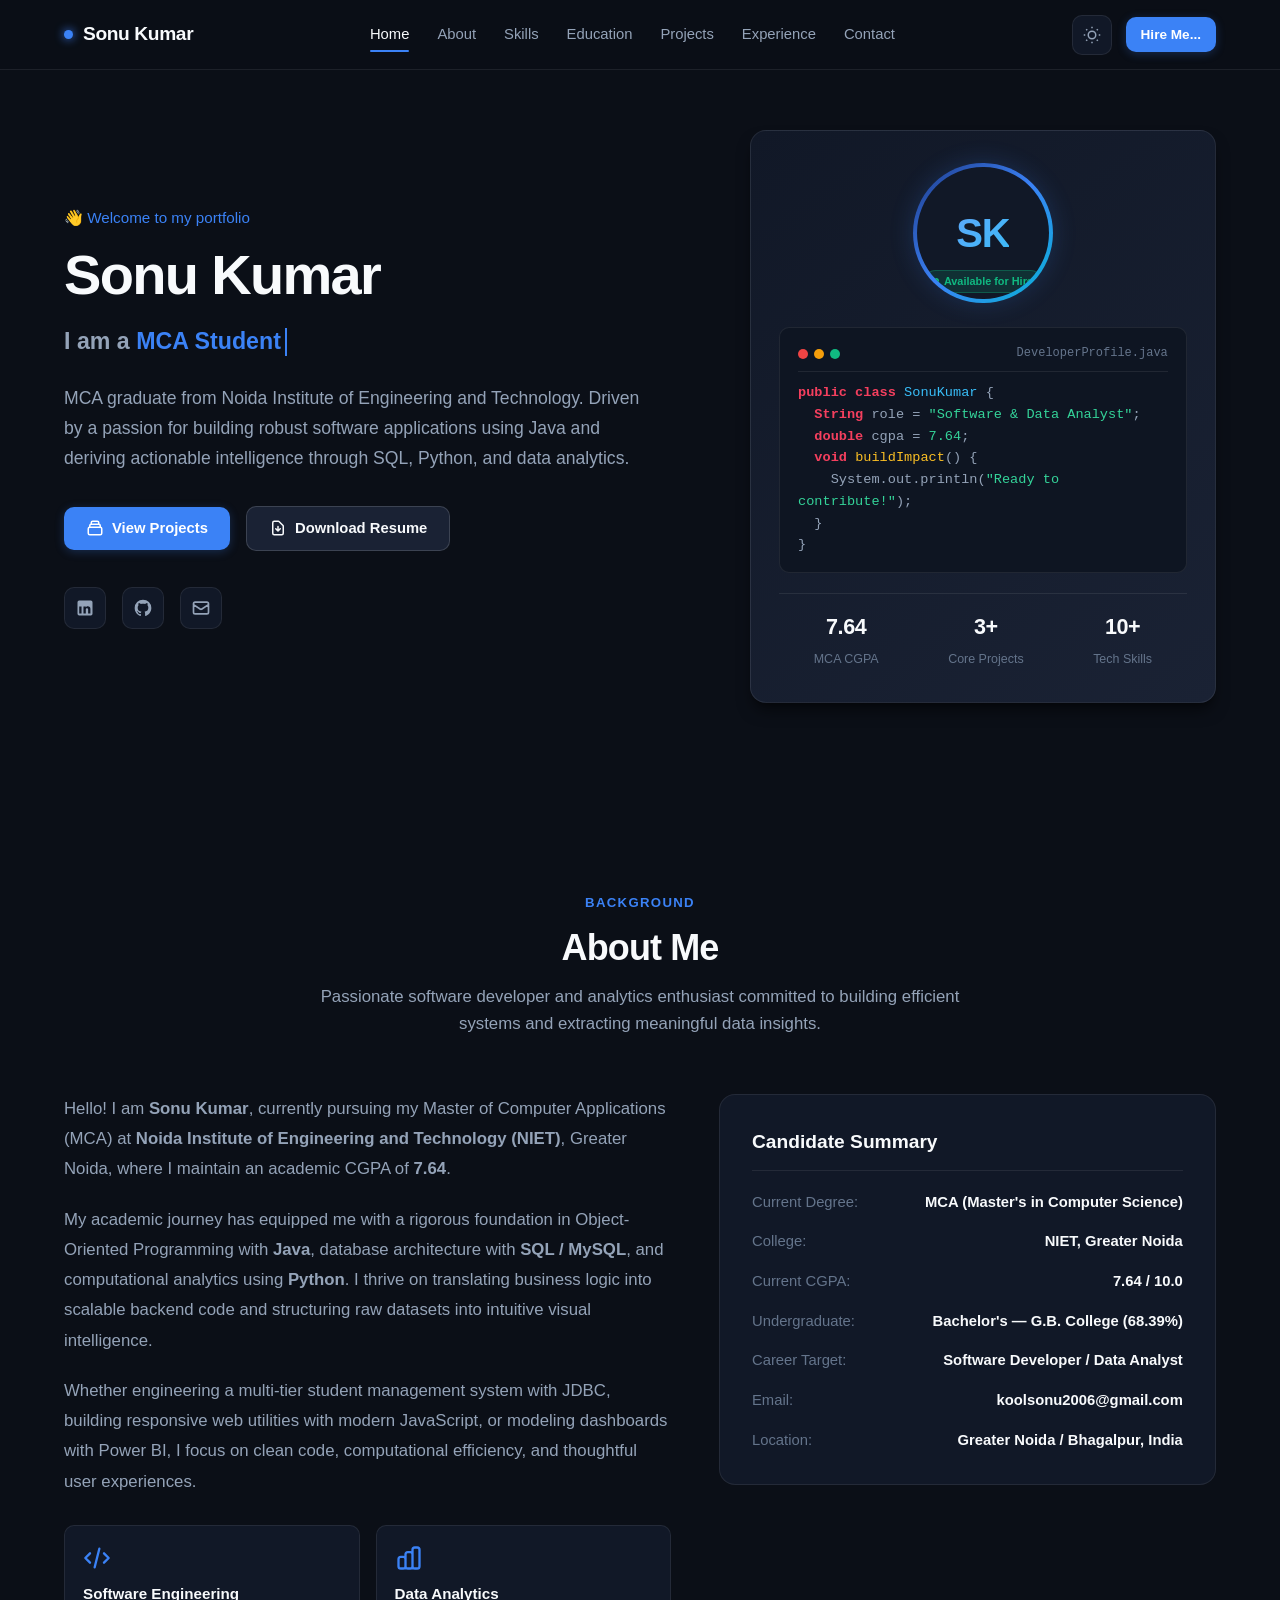
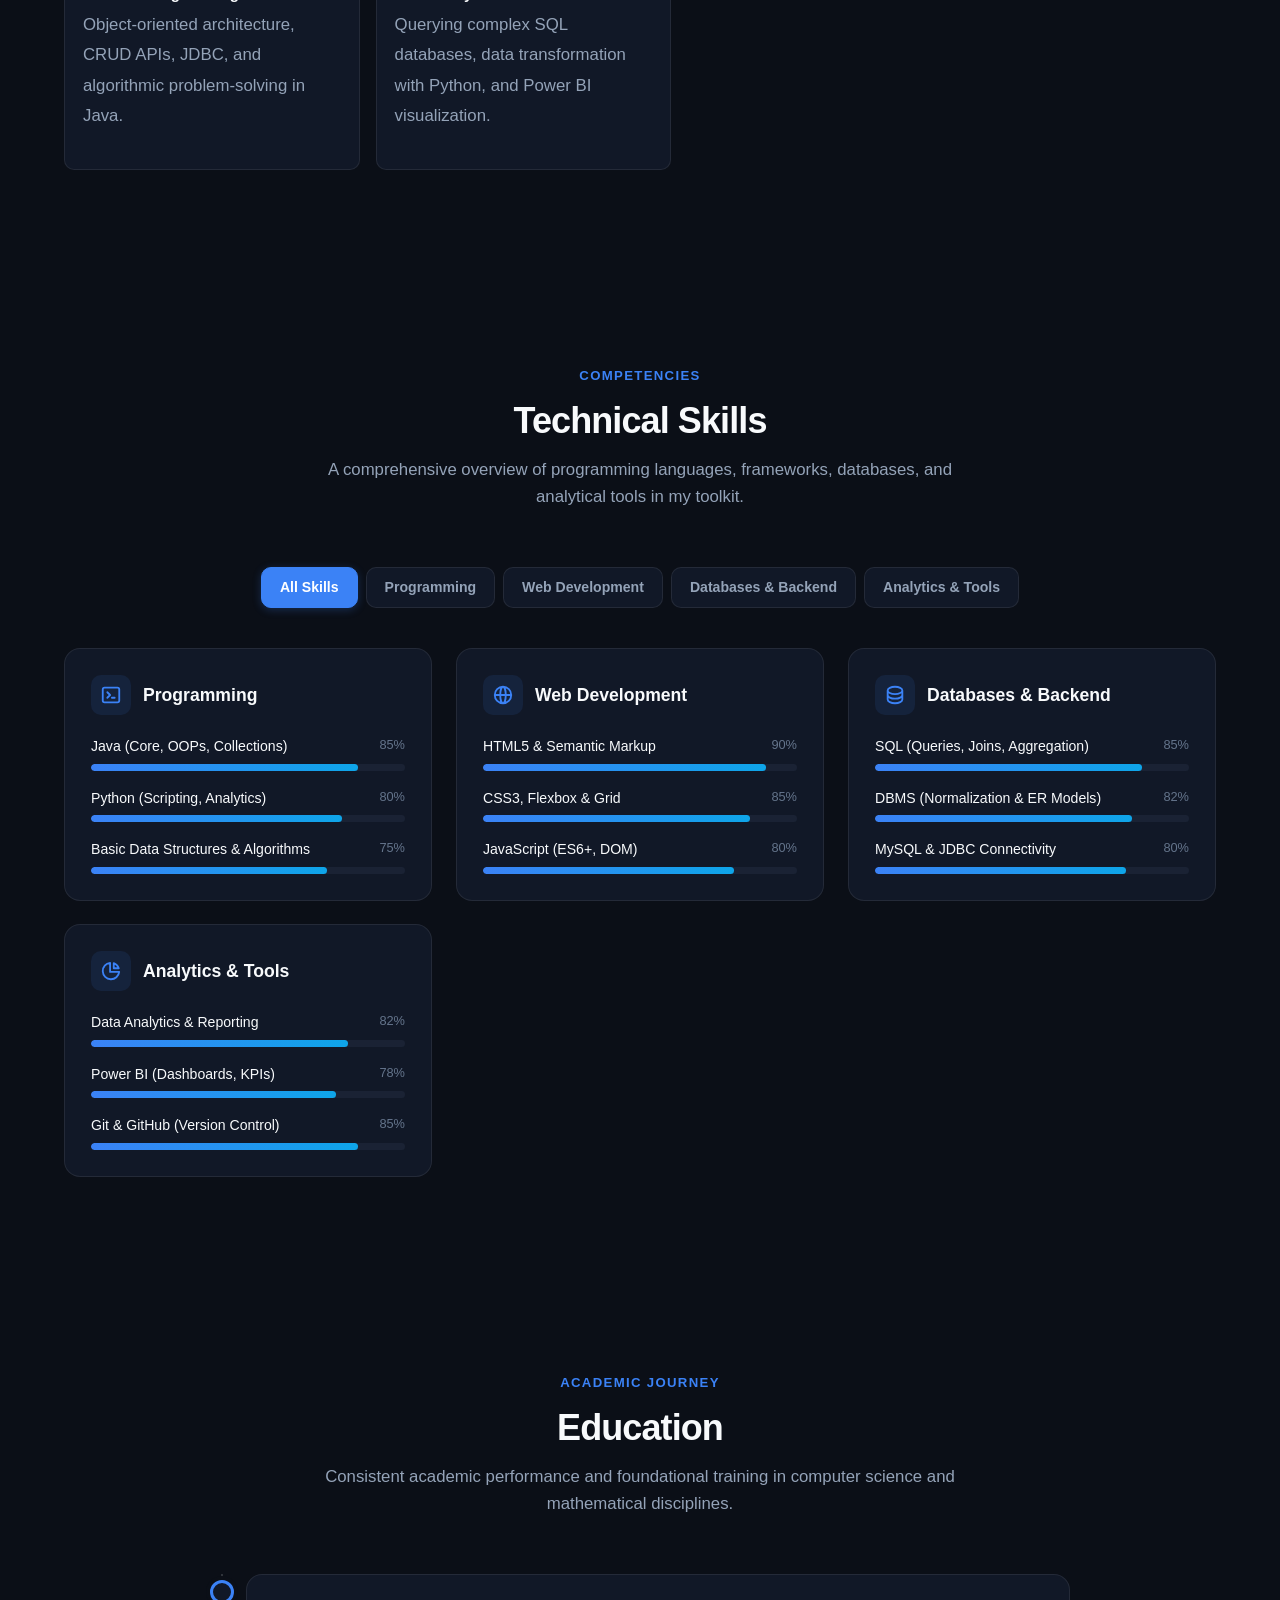
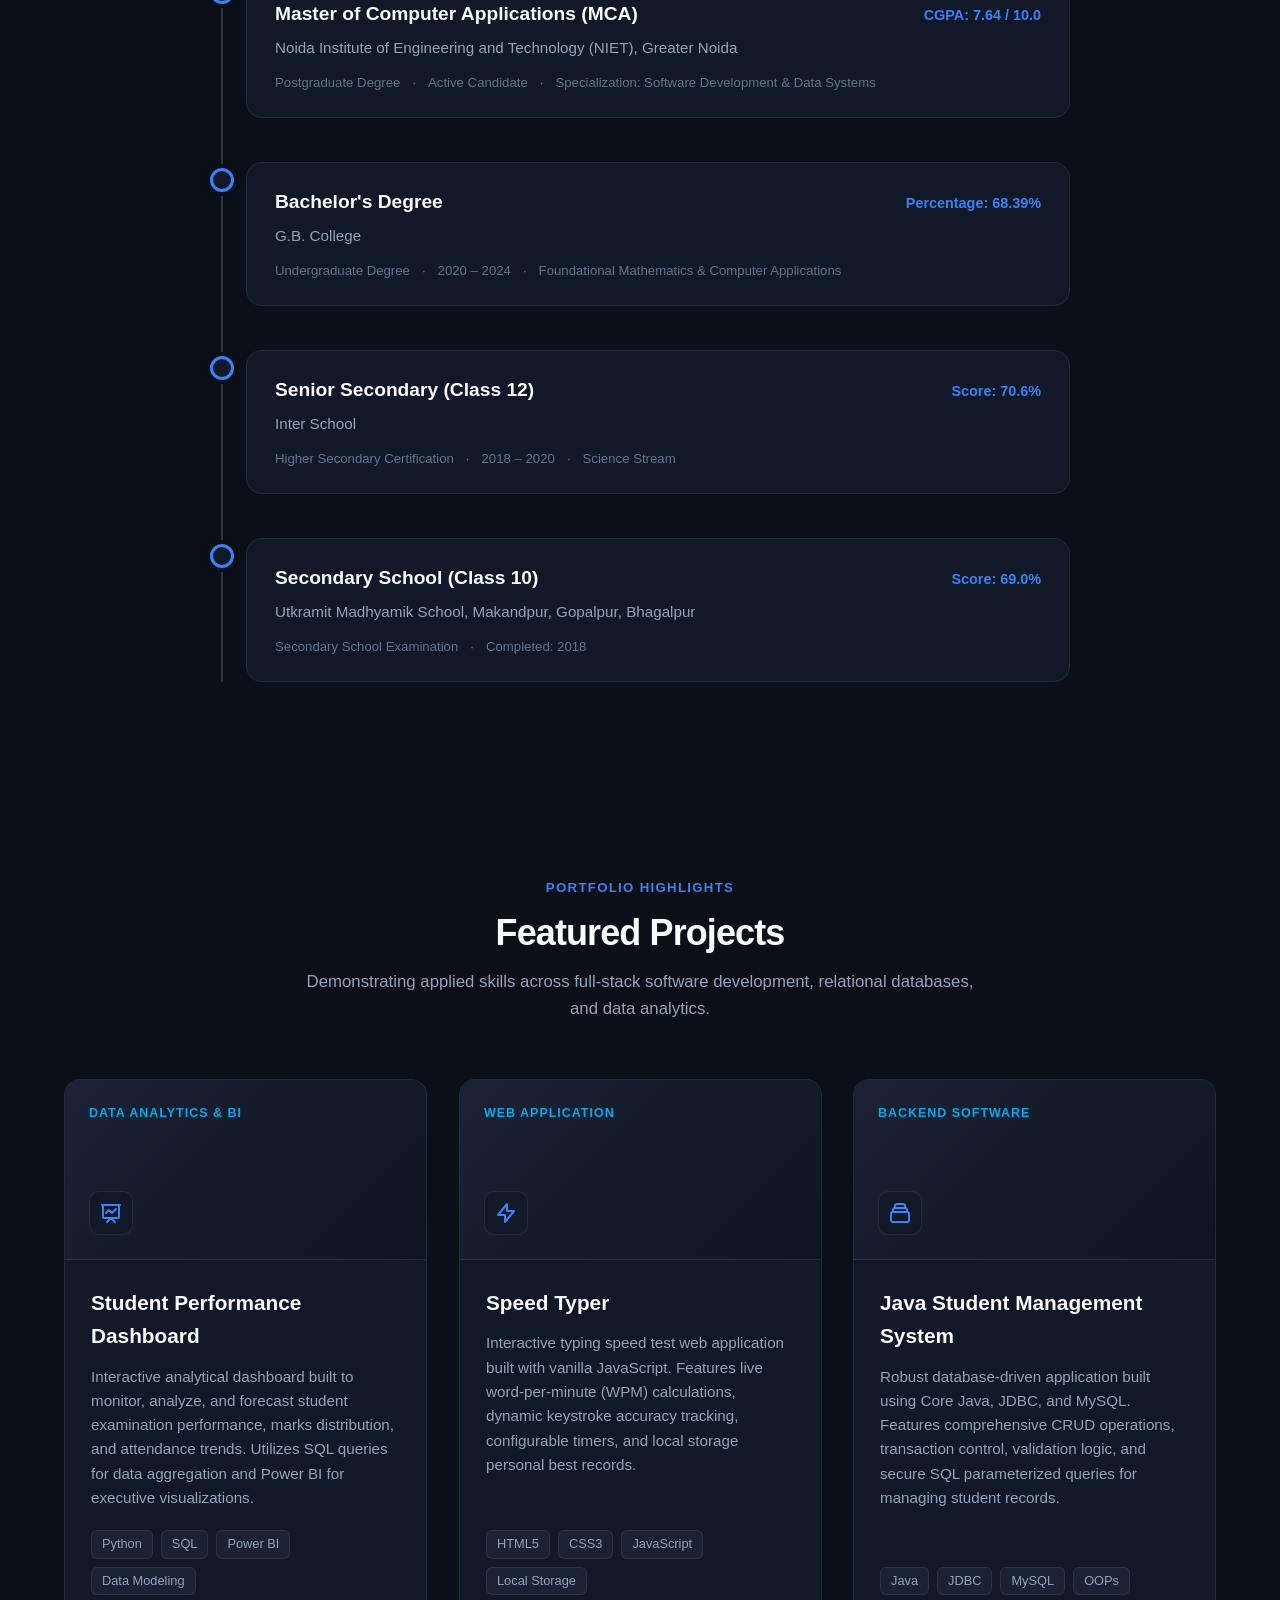
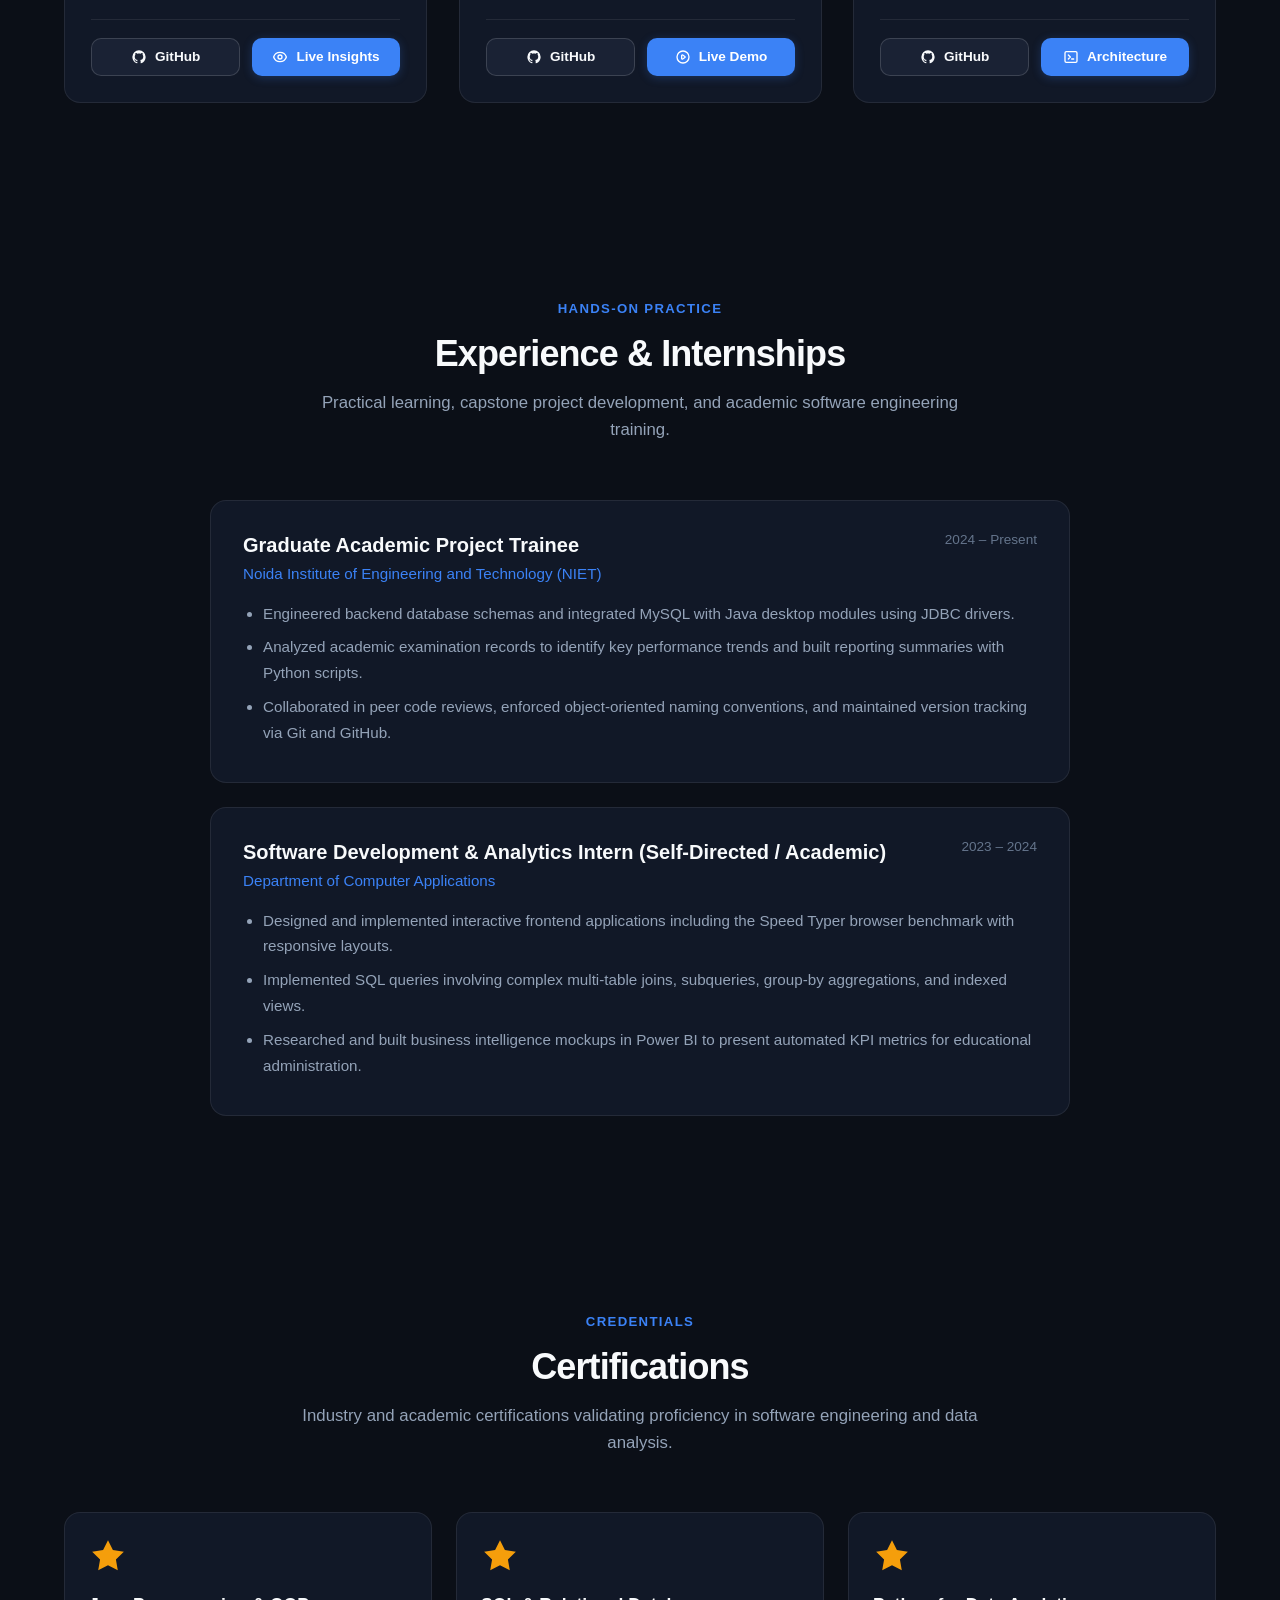
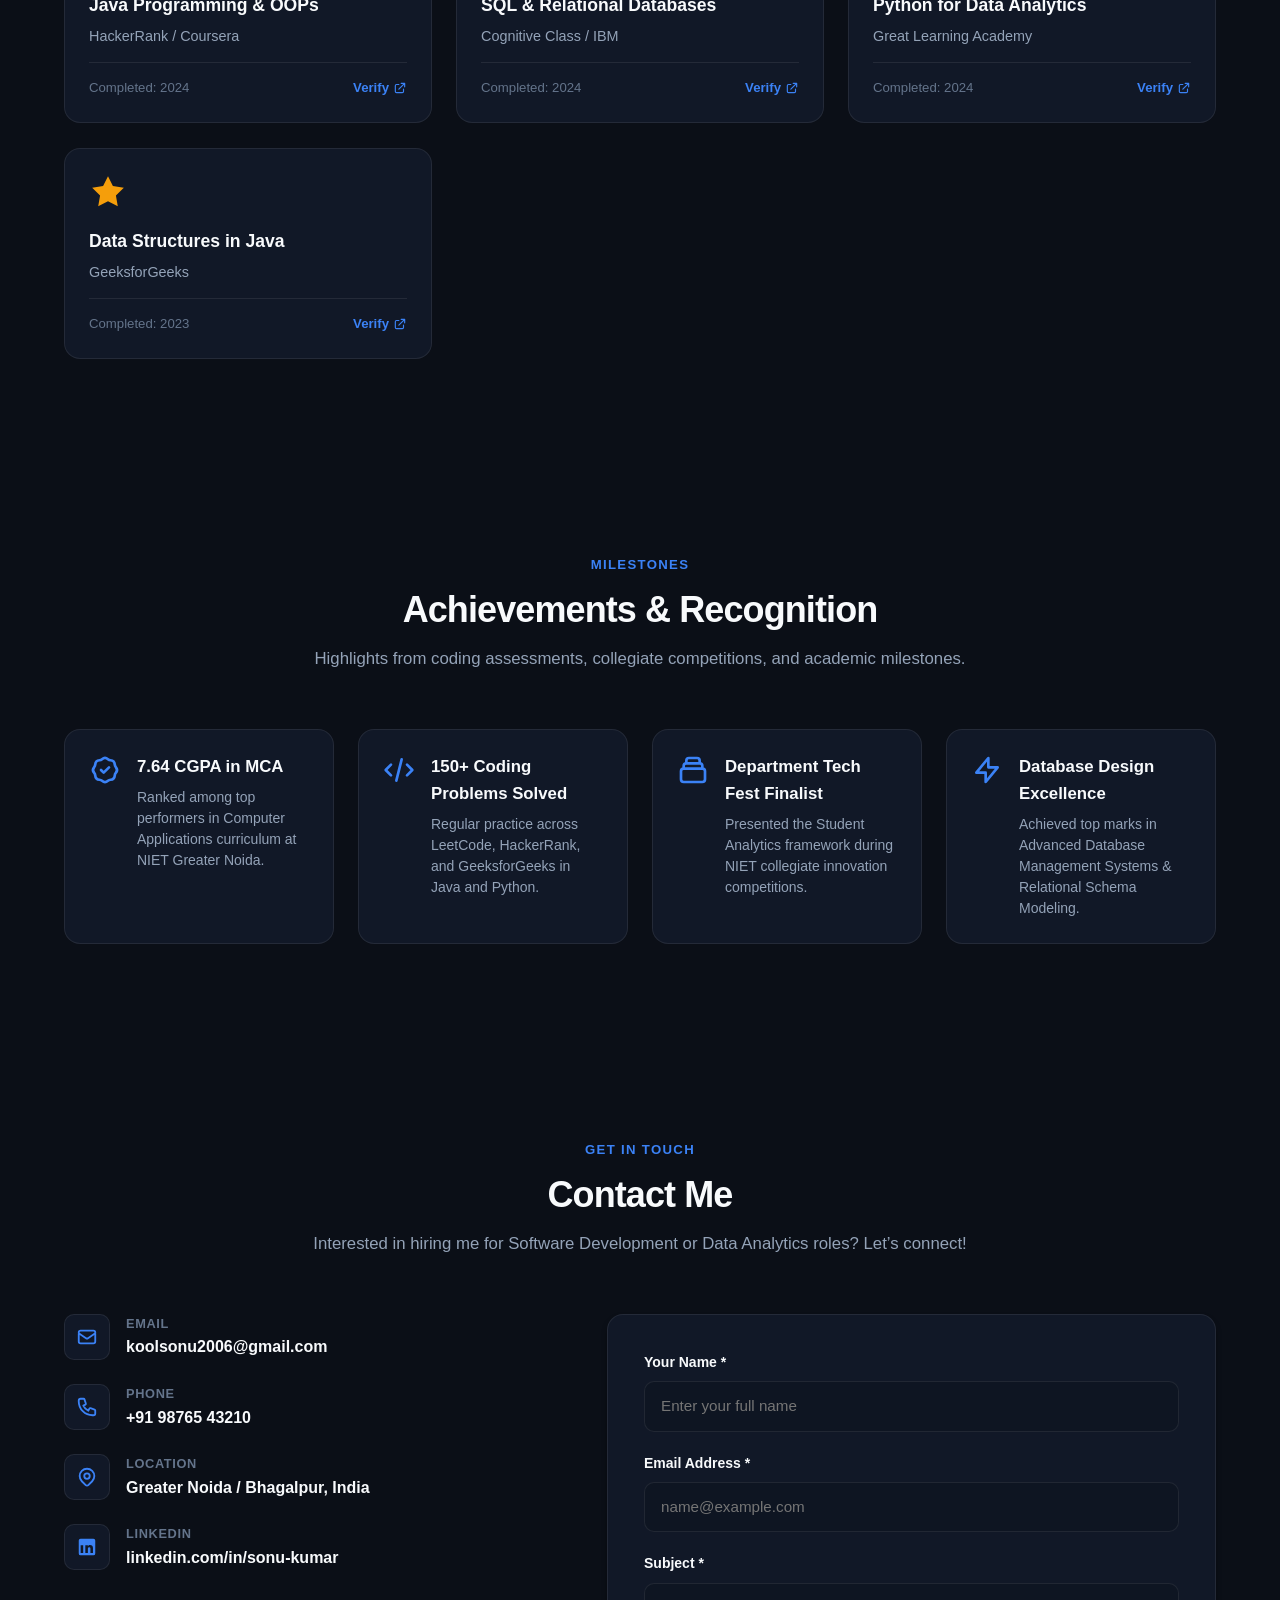
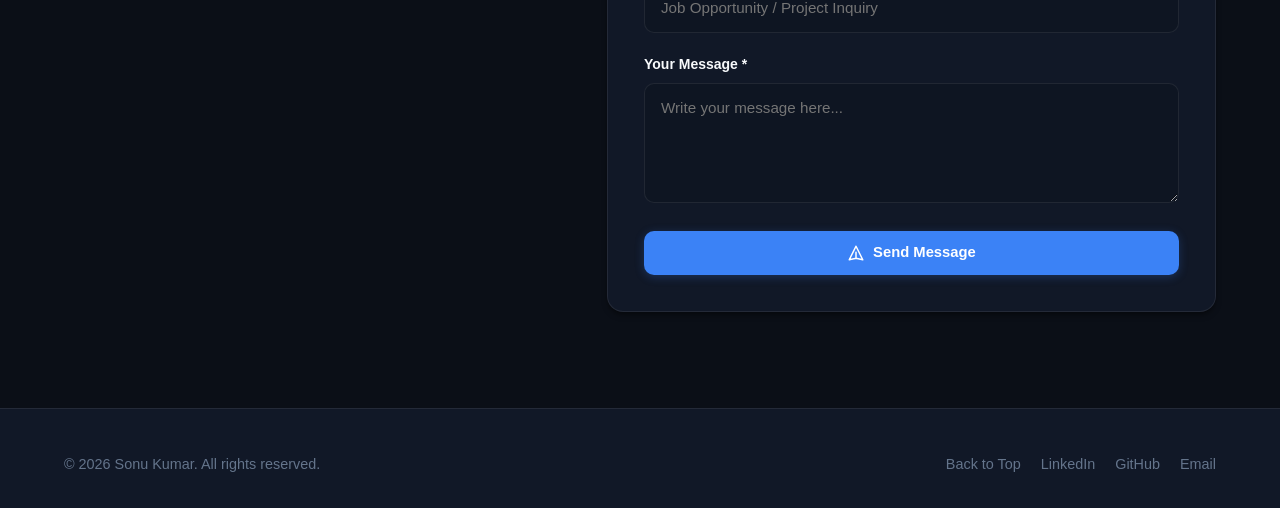
<file: index.html>
<!DOCTYPE html>
<html lang="en" data-theme="dark">
<head>
  <meta charset="UTF-8">
  <meta name="viewport" content="width=device-width, initial-scale=1.0">
  <title>Sonu Kumar - Portfolio</title>
  <meta name="description" content="Professional personal portfolio website for Sonu Kumar, MCA graduate specializing in Java development and Data Analytics.">
  <meta name="author" content="Sonu Kumar">

  <!-- OpenGraph Metadata -->
  <meta property="og:title" content="Sonu Kumar - Portfolio">
  <meta property="og:description" content="Professional personal portfolio website for Sonu Kumar, MCA graduate specializing in Java development and Data Analytics.">
  <meta property="og:type" content="website">

  <!-- Stylesheet -->
  <link rel="stylesheet" href="./style.css">
</head>
<body>

  <!-- =========================================================================
       Site Header & Navigation (3-Zone Contract)
       ========================================================================= -->
  <header class="site-header">
    <div class="container header-inner">
      <!-- Zone 1: Brand Wordmark -->
      <a href="#home" class="brand-mark" aria-label="Sonu Kumar Portfolio Home">
        <span class="brand-dot"></span>
        <span>Sonu Kumar</span>
      </a>

      <!-- Zone 2: Navigation Links -->
      <nav class="nav-menu" aria-label="Primary Navigation">
        <a href="#home" class="nav-link active">Home</a>
        <a href="#about" class="nav-link">About</a>
        <a href="#skills" class="nav-link">Skills</a>
        <a href="#education" class="nav-link">Education</a>
        <a href="#projects" class="nav-link">Projects</a>
        <a href="#experience" class="nav-link">Experience</a>
        <a href="#contact" class="nav-link">Contact</a>
      </nav>

      <!-- Zone 3: Actions (Theme Toggle & CTA) -->
      <div class="header-actions">
        <button id="theme-toggle-btn" class="theme-toggle-btn" aria-label="Toggle theme">
          <!-- Sun Icon for Light Mode -->
          <svg class="theme-icon-light" fill="none" viewBox="0 0 24 24" stroke="currentColor" stroke-width="2">
            <circle cx="12" cy="12" r="5"></circle>
            <path d="M12 1v2M12 21v2M4.22 4.22l1.42 1.42M18.36 18.36l1.42 1.42M1 12h2M21 12h2M4.22 19.78l1.42-1.42M18.36 5.64l1.42-1.42"></path>
          </svg>
          <!-- Moon Icon for Dark Mode -->
          <svg class="theme-icon-dark" fill="none" viewBox="0 0 24 24" stroke="currentColor" stroke-width="2">
            <path d="M21 12.79A9 9 0 1111.21 3 7 7 0 0021 12.79z"></path>
          </svg>
        </button>

        <a href="#contact" class="btn btn-primary btn-sm">Hire Me...</a>

        <button id="hamburger-btn" class="hamburger-btn" aria-label="Open menu" aria-expanded="false">
          <svg width="22" height="22" fill="none" viewBox="0 0 24 24" stroke="currentColor" stroke-width="2">
            <path stroke-linecap="round" stroke-linejoin="round" d="M4 6h16M4 12h16M4 18h16"></path>
          </svg>
        </button>
      </div>
    </div>
  </header>

  <!-- Mobile Drawer Menu -->
  <div id="mobile-nav-drawer" class="mobile-nav-drawer" aria-label="Mobile Navigation">
    <a href="#home" class="mobile-nav-link">Home</a>
    <a href="#about" class="mobile-nav-link">About Me</a>
    <a href="#skills" class="mobile-nav-link">Technical Skills</a>
    <a href="#education" class="mobile-nav-link">Education</a>
    <a href="#projects" class="mobile-nav-link">Featured Projects</a>
    <a href="#experience" class="mobile-nav-link">Experience</a>
    <a href="#certifications" class="mobile-nav-link">Certifications</a>
    <a href="#achievements" class="mobile-nav-link">Achievements</a>
    <a href="#contact" class="mobile-nav-link">Contact</a>
  </div>

  <main>
    <!-- =========================================================================
         1. Home / Hero Section
         ========================================================================= -->
    <section id="home" class="section hero-section">
      <div class="container hero-grid">
        <!-- Hero Left Column -->
        <div class="hero-content reveal-on-scroll">
          <div class="hero-greeting">
            <span>👋 Welcome to my portfolio</span>
          </div>
          <h1 class="hero-name">Sonu Kumar</h1>

          <div class="hero-typing-wrap">
            <span>I am a&nbsp;</span>
            <span class="typed-text"></span>
            <span class="cursor" aria-hidden="true"></span>
          </div>

          <p class="hero-description">
            MCA graduate from Noida Institute of Engineering and Technology. Driven by a passion for building robust software applications using Java and deriving actionable intelligence through SQL, Python, and data analytics.
          </p>

          <div class="hero-actions">
            <a href="#projects" class="btn btn-primary">
              <svg width="18" height="18" fill="none" viewBox="0 0 24 24" stroke="currentColor" stroke-width="2">
                <path stroke-linecap="round" stroke-linejoin="round" d="M19 11H5m14 0a2 2 0 012 2v6a2 2 0 01-2 2H5a2 2 0 01-2-2v-6a2 2 0 012-2m14 0V9a2 2 0 00-2-2M5 11V9a2 2 0 012-2m0 0V5a2 2 0 012-2h6a2 2 0 012 2v2M7 7h10"></path>
              </svg>
              View Projects
            </a>
            <button class="btn btn-secondary" data-open-modal="resume-modal">
              <svg width="18" height="18" fill="none" viewBox="0 0 24 24" stroke="currentColor" stroke-width="2">
                <path stroke-linecap="round" stroke-linejoin="round" d="M12 10v6m0 0l-3-3m3 3l3-3m2 8H7a2 2 0 01-2-2V5a2 2 0 012-2h5.586a1 1 0 01.707.293l5.414 5.414a1 1 0 01.293.707V19a2 2 0 01-2 2z"></path>
              </svg>
              Download Resume
            </button>
          </div>

          <div class="hero-socials">
            <a href="https://linkedin.com/in/sonu-kumar" target="_blank" rel="noopener noreferrer" class="social-link" aria-label="LinkedIn Profile">
              <svg width="20" height="20" fill="currentColor" viewBox="0 0 24 24">
                <path d="M19 3a2 2 0 0 1 2 2v14a2 2 0 0 1-2 2H5a2 2 0 0 1-2-2V5a2 2 0 0 1 2-2h14m-.5 15.5v-5.3a3.26 3.26 0 0 0-3.26-3.26c-.85 0-1.84.52-2.28 1.3v-1.11h-2.79v8.37h2.79v-4.93c0-.77.62-1.4 1.39-1.4a1.4 1.4 0 0 1 1.4 1.4v4.93h2.75M6.46 8.76c-.97 0-1.75-.79-1.75-1.76s.78-1.75 1.75-1.75 1.75.78 1.75 1.75-.78 1.76-1.75 1.76m1.39 9.74v-8.37H5.07v8.37h2.78z"></path>
              </svg>
            </a>
            <a href="https://github.com/sonukumar" target="_blank" rel="noopener noreferrer" class="social-link" aria-label="GitHub Profile">
              <svg width="20" height="20" fill="currentColor" viewBox="0 0 24 24">
                <path d="M12 2A10 10 0 0 0 2 12c0 4.42 2.87 8.17 6.84 9.5.5.08.66-.23.66-.5v-1.69c-2.77.6-3.36-1.34-3.36-1.34-.46-1.16-1.11-1.47-1.11-1.47-.91-.62.07-.6.07-.6 1 .07 1.53 1.03 1.53 1.03.87 1.52 2.34 1.07 2.91.83.1-.65.35-1.09.63-1.34-2.22-.25-4.55-1.11-4.55-4.92 0-1.11.38-2 1.03-2.71-.1-.25-.45-1.29.1-2.64 0 0 .84-.27 2.75 1.02.79-.22 1.65-.33 2.5-.33.85 0 1.71.11 2.5.33 1.91-1.29 2.75-1.02 2.75-1.02.55 1.35.2 2.39.1 2.64.65.71 1.03 1.6 1.03 2.71 0 3.82-2.34 4.66-4.57 4.91.36.31.69.92.69 1.85V21c0 .27.16.59.67.5C19.14 20.16 22 16.42 22 12A10 10 0 0 0 12 2z"></path>
              </svg>
            </a>
            <a href="mailto:koolsonu2006@gmail.com" class="social-link" aria-label="Send Email">
              <svg width="20" height="20" fill="none" viewBox="0 0 24 24" stroke="currentColor" stroke-width="2">
                <path stroke-linecap="round" stroke-linejoin="round" d="M3 8l7.89 5.26a2 2 0 002.22 0L21 8M5 19h14a2 2 0 002-2V7a2 2 0 00-2-2H5a2 2 0 00-2 2v10a2 2 0 002 2z"></path>
              </svg>
            </a>
          </div>
        </div>

        <!-- Hero Right Column: Developer Visual Card -->
        <div class="hero-visual reveal-on-scroll">
          <div class="hero-visual-card">
            <div class="hero-avatar-frame">
              <div class="avatar-inner">
                <span class="avatar-initials">SK</span>
                <div class="avatar-status-pill">
                  <span class="status-dot"></span>
                  <span>Available for Hire</span>
                </div>
              </div>
            </div>

            <!-- Terminal Code Snippet Visual -->
            <div class="hero-code-snippet">
              <div class="code-header">
                <div class="code-dots">
                  <span class="dot dot-red"></span>
                  <span class="dot dot-yellow"></span>
                  <span class="dot dot-green"></span>
                </div>
                <span>DeveloperProfile.java</span>
              </div>
              <code>
                <span class="code-line"><span class="code-keyword">public class</span> <span class="code-var">SonuKumar</span> {</span>
                <span class="code-line">&nbsp;&nbsp;<span class="code-keyword">String</span> role = <span class="code-string">"Software & Data Analyst"</span>;</span>
                <span class="code-line">&nbsp;&nbsp;<span class="code-keyword">double</span> cgpa = <span class="code-string">7.64</span>;</span>
                <span class="code-line">&nbsp;&nbsp;<span class="code-keyword">void</span> <span class="code-func">buildImpact</span>() {</span>
                <span class="code-line">&nbsp;&nbsp;&nbsp;&nbsp;System.out.println(<span class="code-string">"Ready to contribute!"</span>);</span>
                <span class="code-line">&nbsp;&nbsp;}</span>
                <span class="code-line">}</span>
              </code>
            </div>

            <!-- Metrics -->
            <div class="hero-stat-badge">
              <div class="stat-item">
                <span class="stat-number tabular-nums">7.64</span>
                <span class="stat-label">MCA CGPA</span>
              </div>
              <div class="stat-item">
                <span class="stat-number tabular-nums">3+</span>
                <span class="stat-label">Core Projects</span>
              </div>
              <div class="stat-item">
                <span class="stat-number tabular-nums">10+</span>
                <span class="stat-label">Tech Skills</span>
              </div>
            </div>
          </div>
        </div>
      </div>
    </section>

    <!-- =========================================================================
         2. About Me Section
         ========================================================================= -->
    <section id="about" class="section">
      <div class="container">
        <div class="section-header reveal-on-scroll">
          <span class="section-kicker">Background</span>
          <h2 class="section-title">About Me</h2>
          <p class="section-subtitle">
            Passionate software developer and analytics enthusiast committed to building efficient systems and extracting meaningful data insights.
          </p>
        </div>

        <div class="about-grid">
          <div class="about-text-col reveal-on-scroll">
            <p>
              Hello! I am <strong>Sonu Kumar</strong>, currently pursuing my Master of Computer Applications (MCA) at <strong>Noida Institute of Engineering and Technology (NIET)</strong>, Greater Noida, where I maintain an academic CGPA of <strong>7.64</strong>.
            </p>
            <p>
              My academic journey has equipped me with a rigorous foundation in Object-Oriented Programming with <strong>Java</strong>, database architecture with <strong>SQL / MySQL</strong>, and computational analytics using <strong>Python</strong>. I thrive on translating business logic into scalable backend code and structuring raw datasets into intuitive visual intelligence.
            </p>
            <p>
              Whether engineering a multi-tier student management system with JDBC, building responsive web utilities with modern JavaScript, or modeling dashboards with Power BI, I focus on clean code, computational efficiency, and thoughtful user experiences.
            </p>

            <div class="about-highlights">
              <div class="highlight-card">
                <svg class="highlight-icon" fill="none" viewBox="0 0 24 24" stroke="currentColor" stroke-width="2">
                  <path stroke-linecap="round" stroke-linejoin="round" d="M10 20l4-16m4 4l4 4-4 4M6 16l-4-4 4-4"></path>
                </svg>
                <h3 class="highlight-title">Software Engineering</h3>
                <p class="highlight-desc">Object-oriented architecture, CRUD APIs, JDBC, and algorithmic problem-solving in Java.</p>
              </div>

              <div class="highlight-card">
                <svg class="highlight-icon" fill="none" viewBox="0 0 24 24" stroke="currentColor" stroke-width="2">
                  <path stroke-linecap="round" stroke-linejoin="round" d="M9 19v-6a2 2 0 00-2-2H5a2 2 0 00-2 2v6a2 2 0 002 2h2a2 2 0 002-2zm0 0V9a2 2 0 012-2h2a2 2 0 012 2v10m-6 0a2 2 0 002 2h2a2 2 0 002-2m0 0V5a2 2 0 012-2h2a2 2 0 012 2v14a2 2 0 01-2 2h-2a2 2 0 01-2-2z"></path>
                </svg>
                <h3 class="highlight-title">Data Analytics</h3>
                <p class="highlight-desc">Querying complex SQL databases, data transformation with Python, and Power BI visualization.</p>
              </div>
            </div>
          </div>

          <div class="about-info-col reveal-on-scroll">
            <h3 class="info-title">Candidate Summary</h3>
            <div class="info-list">
              <div class="info-item">
                <span class="info-label">Current Degree:</span>
                <span class="info-value">MCA (Master's in Computer Science)</span>
              </div>
              <div class="info-item">
                <span class="info-label">College:</span>
                <span class="info-value">NIET, Greater Noida</span>
              </div>
              <div class="info-item">
                <span class="info-label">Current CGPA:</span>
                <span class="info-value tabular-nums">7.64 / 10.0</span>
              </div>
              <div class="info-item">
                <span class="info-label">Undergraduate:</span>
                <span class="info-value">Bachelor's — G.B. College (68.39%)</span>
              </div>
              <div class="info-item">
                <span class="info-label">Career Target:</span>
                <span class="info-value">Software Developer / Data Analyst</span>
              </div>
              <div class="info-item">
                <span class="info-label">Email:</span>
                <span class="info-value">koolsonu2006@gmail.com</span>
              </div>
              <div class="info-item">
                <span class="info-label">Location:</span>
                <span class="info-value">Greater Noida / Bhagalpur, India</span>
              </div>
            </div>
          </div>
        </div>
      </div>
    </section>

    <!-- =========================================================================
         3. Skills Section
         ========================================================================= -->
    <section id="skills" class="section">
      <div class="container">
        <div class="section-header reveal-on-scroll">
          <span class="section-kicker">Competencies</span>
          <h2 class="section-title">Technical Skills</h2>
          <p class="section-subtitle">
            A comprehensive overview of programming languages, frameworks, databases, and analytical tools in my toolkit.
          </p>
        </div>

        <!-- Category Filters -->
        <div class="skills-filter-bar reveal-on-scroll">
          <button class="filter-btn active" data-category="all">All Skills</button>
          <button class="filter-btn" data-category="programming">Programming</button>
          <button class="filter-btn" data-category="web">Web Development</button>
          <button class="filter-btn" data-category="database">Databases & Backend</button>
          <button class="filter-btn" data-category="analytics">Analytics & Tools</button>
        </div>

        <div class="skills-grid">
          <!-- Programming Languages -->
          <div class="skill-category-card reveal-on-scroll" data-category="programming">
            <div class="category-header">
              <div class="category-icon-wrapper">
                <svg width="22" height="22" fill="none" viewBox="0 0 24 24" stroke="currentColor" stroke-width="2">
                  <path stroke-linecap="round" stroke-linejoin="round" d="M8 9l3 3-3 3m5 0h3M5 20h14a2 2 0 002-2V6a2 2 0 00-2-2H5a2 2 0 00-2 2v12a2 2 0 002 2z"></path>
                </svg>
              </div>
              <h3 class="category-heading">Programming</h3>
            </div>
            <div class="skill-items-list">
              <div class="skill-item">
                <div class="skill-meta">
                  <span class="skill-name">Java (Core, OOPs, Collections)</span>
                  <span class="skill-level-text tabular-nums">85%</span>
                </div>
                <div class="skill-progress-bar">
                  <div class="skill-progress-fill" style="width: 85%;"></div>
                </div>
              </div>
              <div class="skill-item">
                <div class="skill-meta">
                  <span class="skill-name">Python (Scripting, Analytics)</span>
                  <span class="skill-level-text tabular-nums">80%</span>
                </div>
                <div class="skill-progress-bar">
                  <div class="skill-progress-fill" style="width: 80%;"></div>
                </div>
              </div>
              <div class="skill-item">
                <div class="skill-meta">
                  <span class="skill-name">Basic Data Structures & Algorithms</span>
                  <span class="skill-level-text tabular-nums">75%</span>
                </div>
                <div class="skill-progress-bar">
                  <div class="skill-progress-fill" style="width: 75%;"></div>
                </div>
              </div>
            </div>
          </div>

          <!-- Web Development -->
          <div class="skill-category-card reveal-on-scroll" data-category="web">
            <div class="category-header">
              <div class="category-icon-wrapper">
                <svg width="22" height="22" fill="none" viewBox="0 0 24 24" stroke="currentColor" stroke-width="2">
                  <path stroke-linecap="round" stroke-linejoin="round" d="M21 12a9 9 0 01-9 9m9-9a9 9 0 00-9-9m9 9H3m9 9a9 9 0 01-9-9m9 9c1.657 0 3-4.03 3-9s-1.343-9-3-9m0 18c-1.657 0-3-4.03-3-9s1.343-9 3-9m-9 9a9 9 0 019-9"></path>
                </svg>
              </div>
              <h3 class="category-heading">Web Development</h3>
            </div>
            <div class="skill-items-list">
              <div class="skill-item">
                <div class="skill-meta">
                  <span class="skill-name">HTML5 & Semantic Markup</span>
                  <span class="skill-level-text tabular-nums">90%</span>
                </div>
                <div class="skill-progress-bar">
                  <div class="skill-progress-fill" style="width: 90%;"></div>
                </div>
              </div>
              <div class="skill-item">
                <div class="skill-meta">
                  <span class="skill-name">CSS3, Flexbox & Grid</span>
                  <span class="skill-level-text tabular-nums">85%</span>
                </div>
                <div class="skill-progress-bar">
                  <div class="skill-progress-fill" style="width: 85%;"></div>
                </div>
              </div>
              <div class="skill-item">
                <div class="skill-meta">
                  <span class="skill-name">JavaScript (ES6+, DOM)</span>
                  <span class="skill-level-text tabular-nums">80%</span>
                </div>
                <div class="skill-progress-bar">
                  <div class="skill-progress-fill" style="width: 80%;"></div>
                </div>
              </div>
            </div>
          </div>

          <!-- Databases & Backend -->
          <div class="skill-category-card reveal-on-scroll" data-category="database">
            <div class="category-header">
              <div class="category-icon-wrapper">
                <svg width="22" height="22" fill="none" viewBox="0 0 24 24" stroke="currentColor" stroke-width="2">
                  <path stroke-linecap="round" stroke-linejoin="round" d="M4 7v10c0 2.21 3.582 4 8 4s8-1.79 8-4V7M4 7c0 2.21 3.582 4 8 4s8-1.79 8-4M4 7c0-2.21 3.582-4 8-4s8 1.79 8 4m0 5c0 2.21-3.582 4-8 4s-8-1.79-8-4"></path>
                </svg>
              </div>
              <h3 class="category-heading">Databases & Backend</h3>
            </div>
            <div class="skill-items-list">
              <div class="skill-item">
                <div class="skill-meta">
                  <span class="skill-name">SQL (Queries, Joins, Aggregation)</span>
                  <span class="skill-level-text tabular-nums">85%</span>
                </div>
                <div class="skill-progress-bar">
                  <div class="skill-progress-fill" style="width: 85%;"></div>
                </div>
              </div>
              <div class="skill-item">
                <div class="skill-meta">
                  <span class="skill-name">DBMS (Normalization & ER Models)</span>
                  <span class="skill-level-text tabular-nums">82%</span>
                </div>
                <div class="skill-progress-bar">
                  <div class="skill-progress-fill" style="width: 82%;"></div>
                </div>
              </div>
              <div class="skill-item">
                <div class="skill-meta">
                  <span class="skill-name">MySQL & JDBC Connectivity</span>
                  <span class="skill-level-text tabular-nums">80%</span>
                </div>
                <div class="skill-progress-bar">
                  <div class="skill-progress-fill" style="width: 80%;"></div>
                </div>
              </div>
            </div>
          </div>

          <!-- Analytics & Tools -->
          <div class="skill-category-card reveal-on-scroll" data-category="analytics">
            <div class="category-header">
              <div class="category-icon-wrapper">
                <svg width="22" height="22" fill="none" viewBox="0 0 24 24" stroke="currentColor" stroke-width="2">
                  <path stroke-linecap="round" stroke-linejoin="round" d="M11 3.055A9.001 9.001 0 1020.945 13H11V3.055z"></path>
                  <path stroke-linecap="round" stroke-linejoin="round" d="M20.488 9H15V3.512A9.025 9.025 0 0120.488 9z"></path>
                </svg>
              </div>
              <h3 class="category-heading">Analytics & Tools</h3>
            </div>
            <div class="skill-items-list">
              <div class="skill-item">
                <div class="skill-meta">
                  <span class="skill-name">Data Analytics & Reporting</span>
                  <span class="skill-level-text tabular-nums">82%</span>
                </div>
                <div class="skill-progress-bar">
                  <div class="skill-progress-fill" style="width: 82%;"></div>
                </div>
              </div>
              <div class="skill-item">
                <div class="skill-meta">
                  <span class="skill-name">Power BI (Dashboards, KPIs)</span>
                  <span class="skill-level-text tabular-nums">78%</span>
                </div>
                <div class="skill-progress-bar">
                  <div class="skill-progress-fill" style="width: 78%;"></div>
                </div>
              </div>
              <div class="skill-item">
                <div class="skill-meta">
                  <span class="skill-name">Git & GitHub (Version Control)</span>
                  <span class="skill-level-text tabular-nums">85%</span>
                </div>
                <div class="skill-progress-bar">
                  <div class="skill-progress-fill" style="width: 85%;"></div>
                </div>
              </div>
            </div>
          </div>
        </div>
      </div>
    </section>

    <!-- =========================================================================
         4. Education Section
         ========================================================================= -->
    <section id="education" class="section">
      <div class="container">
        <div class="section-header reveal-on-scroll">
          <span class="section-kicker">Academic Journey</span>
          <h2 class="section-title">Education</h2>
          <p class="section-subtitle">
            Consistent academic performance and foundational training in computer science and mathematical disciplines.
          </p>
        </div>

        <div class="timeline">
          <!-- Item 1: MCA -->
          <div class="timeline-item reveal-on-scroll">
            <div class="timeline-dot"></div>
            <div class="timeline-content">
              <div class="timeline-top">
                <h3 class="timeline-degree">Master of Computer Applications (MCA)</h3>
                <span class="timeline-score">CGPA: 7.64 / 10.0</span>
              </div>
              <div class="timeline-institution">Noida Institute of Engineering and Technology (NIET), Greater Noida</div>
              <div class="timeline-meta">
                <span>Postgraduate Degree</span>
                <span aria-hidden="true">·</span>
                <span>Active Candidate</span>
                <span aria-hidden="true">·</span>
                <span>Specialization: Software Development & Data Systems</span>
              </div>
            </div>
          </div>

          <!-- Item 2: Bachelor's -->
          <div class="timeline-item reveal-on-scroll">
            <div class="timeline-dot"></div>
            <div class="timeline-content">
              <div class="timeline-top">
                <h3 class="timeline-degree">Bachelor's Degree</h3>
                <span class="timeline-score">Percentage: 68.39%</span>
              </div>
              <div class="timeline-institution">G.B. College</div>
              <div class="timeline-meta">
                <span>Undergraduate Degree</span>
                <span aria-hidden="true">·</span>
                <span>2020 – 2024</span>
                <span aria-hidden="true">·</span>
                <span>Foundational Mathematics & Computer Applications</span>
              </div>
            </div>
          </div>

          <!-- Item 3: Class 12 -->
          <div class="timeline-item reveal-on-scroll">
            <div class="timeline-dot"></div>
            <div class="timeline-content">
              <div class="timeline-top">
                <h3 class="timeline-degree">Senior Secondary (Class 12)</h3>
                <span class="timeline-score">Score: 70.6%</span>
              </div>
              <div class="timeline-institution">Inter School</div>
              <div class="timeline-meta">
                <span>Higher Secondary Certification</span>
                <span aria-hidden="true">·</span>
                <span>2018 – 2020</span>
                <span aria-hidden="true">·</span>
                <span>Science Stream</span>
              </div>
            </div>
          </div>

          <!-- Item 4: Class 10 -->
          <div class="timeline-item reveal-on-scroll">
            <div class="timeline-dot"></div>
            <div class="timeline-content">
              <div class="timeline-top">
                <h3 class="timeline-degree">Secondary School (Class 10)</h3>
                <span class="timeline-score">Score: 69.0%</span>
              </div>
              <div class="timeline-institution">Utkramit Madhyamik School, Makandpur, Gopalpur, Bhagalpur</div>
              <div class="timeline-meta">
                <span>Secondary School Examination</span>
                <span aria-hidden="true">·</span>
                <span>Completed: 2018</span>
              </div>
            </div>
          </div>
        </div>
      </div>
    </section>

    <!-- =========================================================================
         5. Featured Projects Section
         ========================================================================= -->
    <section id="projects" class="section">
      <div class="container">
        <div class="section-header reveal-on-scroll">
          <span class="section-kicker">Portfolio Highlights</span>
          <h2 class="section-title">Featured Projects</h2>
          <p class="section-subtitle">
            Demonstrating applied skills across full-stack software development, relational databases, and data analytics.
          </p>
        </div>

        <div class="projects-grid">
          <!-- Project 1: Student Performance Dashboard -->
          <div class="project-card reveal-on-scroll">
            <div class="project-card-header">
              <span class="project-domain-tag">Data Analytics & BI</span>
              <div class="project-icon-box">
                <svg width="24" height="24" fill="none" viewBox="0 0 24 24" stroke="currentColor" stroke-width="2">
                  <path stroke-linecap="round" stroke-linejoin="round" d="M7 12l3-3 3 3 4-4M8 21l4-4 4 4M3 4h18M4 4h16v12a1 1 0 01-1 1H5a1 1 0 01-1-1V4z"></path>
                </svg>
              </div>
            </div>
            <div class="project-card-body">
              <h3 class="project-title">Student Performance Dashboard</h3>
              <p class="project-description">
                Interactive analytical dashboard built to monitor, analyze, and forecast student examination performance, marks distribution, and attendance trends. Utilizes SQL queries for data aggregation and Power BI for executive visualizations.
              </p>
              <div class="project-tech-stack">
                <span class="tech-tag">Python</span>
                <span class="tech-tag">SQL</span>
                <span class="tech-tag">Power BI</span>
                <span class="tech-tag">Data Modeling</span>
              </div>
              <div class="project-card-actions">
                <a href="https://github.com/sonukumar/student-performance-dashboard" target="_blank" rel="noopener noreferrer" class="btn btn-secondary btn-sm">
                  <svg width="16" height="16" fill="currentColor" viewBox="0 0 24 24">
                    <path d="M12 2A10 10 0 0 0 2 12c0 4.42 2.87 8.17 6.84 9.5.5.08.66-.23.66-.5v-1.69c-2.77.6-3.36-1.34-3.36-1.34-.46-1.16-1.11-1.47-1.11-1.47-.91-.62.07-.6.07-.6 1 .07 1.53 1.03 1.53 1.03.87 1.52 2.34 1.07 2.91.83.1-.65.35-1.09.63-1.34-2.22-.25-4.55-1.11-4.55-4.92 0-1.11.38-2 1.03-2.71-.1-.25-.45-1.29.1-2.64 0 0 .84-.27 2.75 1.02.79-.22 1.65-.33 2.5-.33.85 0 1.71.11 2.5.33 1.91-1.29 2.75-1.02 2.75-1.02.55 1.35.2 2.39.1 2.64.65.71 1.03 1.6 1.03 2.71 0 3.82-2.34 4.66-4.57 4.91.36.31.69.92.69 1.85V21c0 .27.16.59.67.5C19.14 20.16 22 16.42 22 12A10 10 0 0 0 12 2z"></path>
                  </svg>
                  GitHub
                </a>
                <button class="btn btn-primary btn-sm" data-open-modal="dashboard-modal">
                  <svg width="16" height="16" fill="none" viewBox="0 0 24 24" stroke="currentColor" stroke-width="2">
                    <path stroke-linecap="round" stroke-linejoin="round" d="M15 12a3 3 0 11-6 0 3 3 0 016 0z"></path>
                    <path stroke-linecap="round" stroke-linejoin="round" d="M2.458 12C3.732 7.943 7.523 5 12 5c4.478 0 8.268 2.943 9.542 7-1.274 4.057-5.064 7-9.542 7-4.477 0-8.268-2.943-9.542-7z"></path>
                  </svg>
                  Live Insights
                </button>
              </div>
            </div>
          </div>

          <!-- Project 2: Speed Typer -->
          <div class="project-card reveal-on-scroll">
            <div class="project-card-header">
              <span class="project-domain-tag">Web Application</span>
              <div class="project-icon-box">
                <svg width="24" height="24" fill="none" viewBox="0 0 24 24" stroke="currentColor" stroke-width="2">
                  <path stroke-linecap="round" stroke-linejoin="round" d="M13 10V3L4 14h7v7l9-11h-7z"></path>
                </svg>
              </div>
            </div>
            <div class="project-card-body">
              <h3 class="project-title">Speed Typer</h3>
              <p class="project-description">
                Interactive typing speed test web application built with vanilla JavaScript. Features live word-per-minute (WPM) calculations, dynamic keystroke accuracy tracking, configurable timers, and local storage personal best records.
              </p>
              <div class="project-tech-stack">
                <span class="tech-tag">HTML5</span>
                <span class="tech-tag">CSS3</span>
                <span class="tech-tag">JavaScript</span>
                <span class="tech-tag">Local Storage</span>
              </div>
              <div class="project-card-actions">
                <a href="https://github.com/sonukumar/speed-typer" target="_blank" rel="noopener noreferrer" class="btn btn-secondary btn-sm">
                  <svg width="16" height="16" fill="currentColor" viewBox="0 0 24 24">
                    <path d="M12 2A10 10 0 0 0 2 12c0 4.42 2.87 8.17 6.84 9.5.5.08.66-.23.66-.5v-1.69c-2.77.6-3.36-1.34-3.36-1.34-.46-1.16-1.11-1.47-1.11-1.47-.91-.62.07-.6.07-.6 1 .07 1.53 1.03 1.53 1.03.87 1.52 2.34 1.07 2.91.83.1-.65.35-1.09.63-1.34-2.22-.25-4.55-1.11-4.55-4.92 0-1.11.38-2 1.03-2.71-.1-.25-.45-1.29.1-2.64 0 0 .84-.27 2.75 1.02.79-.22 1.65-.33 2.5-.33.85 0 1.71.11 2.5.33 1.91-1.29 2.75-1.02 2.75-1.02.55 1.35.2 2.39.1 2.64.65.71 1.03 1.6 1.03 2.71 0 3.82-2.34 4.66-4.57 4.91.36.31.69.92.69 1.85V21c0 .27.16.59.67.5C19.14 20.16 22 16.42 22 12A10 10 0 0 0 12 2z"></path>
                  </svg>
                  GitHub
                </a>
                <button class="btn btn-primary btn-sm" data-open-modal="speed-typer-modal">
                  <svg width="16" height="16" fill="none" viewBox="0 0 24 24" stroke="currentColor" stroke-width="2">
                    <path stroke-linecap="round" stroke-linejoin="round" d="M14.752 11.168l-3.197-2.132A1 1 0 0010 9.87v4.263a1 1 0 001.555.832l3.197-2.132a1 1 0 000-1.664z"></path>
                    <path stroke-linecap="round" stroke-linejoin="round" d="M21 12a9 9 0 11-18 0 9 9 0 0118 0z"></path>
                  </svg>
                  Live Demo
                </button>
              </div>
            </div>
          </div>

          <!-- Project 3: Java Student Management System -->
          <div class="project-card reveal-on-scroll">
            <div class="project-card-header">
              <span class="project-domain-tag">Backend Software</span>
              <div class="project-icon-box">
                <svg width="24" height="24" fill="none" viewBox="0 0 24 24" stroke="currentColor" stroke-width="2">
                  <path stroke-linecap="round" stroke-linejoin="round" d="M19 11H5m14 0a2 2 0 012 2v6a2 2 0 01-2 2H5a2 2 0 01-2-2v-6a2 2 0 012-2m14 0V9a2 2 0 00-2-2M5 11V9a2 2 0 012-2m0 0V5a2 2 0 012-2h6a2 2 0 012 2v2M7 7h10"></path>
                </svg>
              </div>
            </div>
            <div class="project-card-body">
              <h3 class="project-title">Java Student Management System</h3>
              <p class="project-description">
                Robust database-driven application built using Core Java, JDBC, and MySQL. Features comprehensive CRUD operations, transaction control, validation logic, and secure SQL parameterized queries for managing student records.
              </p>
              <div class="project-tech-stack">
                <span class="tech-tag">Java</span>
                <span class="tech-tag">JDBC</span>
                <span class="tech-tag">MySQL</span>
                <span class="tech-tag">OOPs</span>
              </div>
              <div class="project-card-actions">
                <a href="https://github.com/sonukumar/java-student-management-system" target="_blank" rel="noopener noreferrer" class="btn btn-secondary btn-sm">
                  <svg width="16" height="16" fill="currentColor" viewBox="0 0 24 24">
                    <path d="M12 2A10 10 0 0 0 2 12c0 4.42 2.87 8.17 6.84 9.5.5.08.66-.23.66-.5v-1.69c-2.77.6-3.36-1.34-3.36-1.34-.46-1.16-1.11-1.47-1.11-1.47-.91-.62.07-.6.07-.6 1 .07 1.53 1.03 1.53 1.03.87 1.52 2.34 1.07 2.91.83.1-.65.35-1.09.63-1.34-2.22-.25-4.55-1.11-4.55-4.92 0-1.11.38-2 1.03-2.71-.1-.25-.45-1.29.1-2.64 0 0 .84-.27 2.75 1.02.79-.22 1.65-.33 2.5-.33.85 0 1.71.11 2.5.33 1.91-1.29 2.75-1.02 2.75-1.02.55 1.35.2 2.39.1 2.64.65.71 1.03 1.6 1.03 2.71 0 3.82-2.34 4.66-4.57 4.91.36.31.69.92.69 1.85V21c0 .27.16.59.67.5C19.14 20.16 22 16.42 22 12A10 10 0 0 0 12 2z"></path>
                  </svg>
                  GitHub
                </a>
                <button class="btn btn-primary btn-sm" data-open-modal="java-sms-modal">
                  <svg width="16" height="16" fill="none" viewBox="0 0 24 24" stroke="currentColor" stroke-width="2">
                    <path stroke-linecap="round" stroke-linejoin="round" d="M8 9l3 3-3 3m5 0h3M5 20h14a2 2 0 002-2V6a2 2 0 00-2-2H5a2 2 0 00-2 2v12a2 2 0 002 2z"></path>
                  </svg>
                  Architecture
                </button>
              </div>
            </div>
          </div>
        </div>
      </div>
    </section>

    <!-- =========================================================================
         6. Experience & Internships Section
         ========================================================================= -->
    <section id="experience" class="section">
      <div class="container">
        <div class="section-header reveal-on-scroll">
          <span class="section-kicker">Hands-On Practice</span>
          <h2 class="section-title">Experience & Internships</h2>
          <p class="section-subtitle">
            Practical learning, capstone project development, and academic software engineering training.
          </p>
        </div>

        <div class="experience-list">
          <!-- Experience Card 1 -->
          <div class="experience-card reveal-on-scroll">
            <div class="experience-header">
              <div>
                <h3 class="experience-role">Graduate Academic Project Trainee</h3>
                <span class="experience-org">Noida Institute of Engineering and Technology (NIET)</span>
              </div>
              <span class="experience-period">2024 – Present</span>
            </div>
            <ul class="experience-points">
              <li>Engineered backend database schemas and integrated MySQL with Java desktop modules using JDBC drivers.</li>
              <li>Analyzed academic examination records to identify key performance trends and built reporting summaries with Python scripts.</li>
              <li>Collaborated in peer code reviews, enforced object-oriented naming conventions, and maintained version tracking via Git and GitHub.</li>
            </ul>
          </div>

          <!-- Experience Card 2 -->
          <div class="experience-card reveal-on-scroll">
            <div class="experience-header">
              <div>
                <h3 class="experience-role">Software Development & Analytics Intern (Self-Directed / Academic)</h3>
                <span class="experience-org">Department of Computer Applications</span>
              </div>
              <span class="experience-period">2023 – 2024</span>
            </div>
            <ul class="experience-points">
              <li>Designed and implemented interactive frontend applications including the Speed Typer browser benchmark with responsive layouts.</li>
              <li>Implemented SQL queries involving complex multi-table joins, subqueries, group-by aggregations, and indexed views.</li>
              <li>Researched and built business intelligence mockups in Power BI to present automated KPI metrics for educational administration.</li>
            </ul>
          </div>
        </div>
      </div>
    </section>

    <!-- =========================================================================
         7. Certifications Section
         ========================================================================= -->
    <section id="certifications" class="section">
      <div class="container">
        <div class="section-header reveal-on-scroll">
          <span class="section-kicker">Credentials</span>
          <h2 class="section-title">Certifications</h2>
          <p class="section-subtitle">
            Industry and academic certifications validating proficiency in software engineering and data analysis.
          </p>
        </div>

        <div class="certifications-grid">
          <!-- Cert 1 -->
          <div class="cert-card reveal-on-scroll">
            <div>
              <svg class="cert-badge-icon" fill="currentColor" viewBox="0 0 24 24">
                <path d="M12 2l3.09 6.26L22 9.27l-5 4.87 1.18 6.88L12 17.77l-6.18 3.25L7 14.14 2 9.27l6.91-1.01L12 2z"></path>
              </svg>
              <h3 class="cert-name">Java Programming & OOPs</h3>
              <p class="cert-issuer">HackerRank / Coursera</p>
            </div>
            <div class="cert-footer">
              <span class="cert-date">Completed: 2024</span>
              <a href="#certifications" class="cert-link" aria-label="View Java Certificate">
                Verify
                <svg width="14" height="14" fill="none" viewBox="0 0 24 24" stroke="currentColor" stroke-width="2">
                  <path stroke-linecap="round" stroke-linejoin="round" d="M10 6H6a2 2 0 00-2 2v10a2 2 0 002 2h10a2 2 0 002-2v-4M14 4h6m0 0v6m0-6L10 14"></path>
                </svg>
              </a>
            </div>
          </div>

          <!-- Cert 2 -->
          <div class="cert-card reveal-on-scroll">
            <div>
              <svg class="cert-badge-icon" fill="currentColor" viewBox="0 0 24 24">
                <path d="M12 2l3.09 6.26L22 9.27l-5 4.87 1.18 6.88L12 17.77l-6.18 3.25L7 14.14 2 9.27l6.91-1.01L12 2z"></path>
              </svg>
              <h3 class="cert-name">SQL & Relational Databases</h3>
              <p class="cert-issuer">Cognitive Class / IBM</p>
            </div>
            <div class="cert-footer">
              <span class="cert-date">Completed: 2024</span>
              <a href="#certifications" class="cert-link" aria-label="View SQL Certificate">
                Verify
                <svg width="14" height="14" fill="none" viewBox="0 0 24 24" stroke="currentColor" stroke-width="2">
                  <path stroke-linecap="round" stroke-linejoin="round" d="M10 6H6a2 2 0 00-2 2v10a2 2 0 002 2h10a2 2 0 002-2v-4M14 4h6m0 0v6m0-6L10 14"></path>
                </svg>
              </a>
            </div>
          </div>

          <!-- Cert 3 -->
          <div class="cert-card reveal-on-scroll">
            <div>
              <svg class="cert-badge-icon" fill="currentColor" viewBox="0 0 24 24">
                <path d="M12 2l3.09 6.26L22 9.27l-5 4.87 1.18 6.88L12 17.77l-6.18 3.25L7 14.14 2 9.27l6.91-1.01L12 2z"></path>
              </svg>
              <h3 class="cert-name">Python for Data Analytics</h3>
              <p class="cert-issuer">Great Learning Academy</p>
            </div>
            <div class="cert-footer">
              <span class="cert-date">Completed: 2024</span>
              <a href="#certifications" class="cert-link" aria-label="View Python Certificate">
                Verify
                <svg width="14" height="14" fill="none" viewBox="0 0 24 24" stroke="currentColor" stroke-width="2">
                  <path stroke-linecap="round" stroke-linejoin="round" d="M10 6H6a2 2 0 00-2 2v10a2 2 0 002 2h10a2 2 0 002-2v-4M14 4h6m0 0v6m0-6L10 14"></path>
                </svg>
              </a>
            </div>
          </div>

          <!-- Cert 4 -->
          <div class="cert-card reveal-on-scroll">
            <div>
              <svg class="cert-badge-icon" fill="currentColor" viewBox="0 0 24 24">
                <path d="M12 2l3.09 6.26L22 9.27l-5 4.87 1.18 6.88L12 17.77l-6.18 3.25L7 14.14 2 9.27l6.91-1.01L12 2z"></path>
              </svg>
              <h3 class="cert-name">Data Structures in Java</h3>
              <p class="cert-issuer">GeeksforGeeks</p>
            </div>
            <div class="cert-footer">
              <span class="cert-date">Completed: 2023</span>
              <a href="#certifications" class="cert-link" aria-label="View DSA Certificate">
                Verify
                <svg width="14" height="14" fill="none" viewBox="0 0 24 24" stroke="currentColor" stroke-width="2">
                  <path stroke-linecap="round" stroke-linejoin="round" d="M10 6H6a2 2 0 00-2 2v10a2 2 0 002 2h10a2 2 0 002-2v-4M14 4h6m0 0v6m0-6L10 14"></path>
                </svg>
              </a>
            </div>
          </div>
        </div>
      </div>
    </section>

    <!-- =========================================================================
         8. Achievements Section
         ========================================================================= -->
    <section id="achievements" class="section">
      <div class="container">
        <div class="section-header reveal-on-scroll">
          <span class="section-kicker">Milestones</span>
          <h2 class="section-title">Achievements & Recognition</h2>
          <p class="section-subtitle">
            Highlights from coding assessments, collegiate competitions, and academic milestones.
          </p>
        </div>

        <div class="achievements-grid">
          <div class="achievement-card reveal-on-scroll">
            <svg class="achievement-icon" fill="none" viewBox="0 0 24 24" stroke="currentColor" stroke-width="2">
              <path stroke-linecap="round" stroke-linejoin="round" d="M9 12l2 2 4-4M7.835 4.697a3.42 3.42 0 001.946-.806 3.42 3.42 0 014.438 0 3.42 3.42 0 001.946.806 3.42 3.42 0 013.138 3.138 3.42 3.42 0 00.806 1.946 3.42 3.42 0 010 4.438 3.42 3.42 0 00-.806 1.946 3.42 3.42 0 01-3.138 3.138 3.42 3.42 0 00-1.946.806 3.42 3.42 0 01-4.438 0 3.42 3.42 0 00-1.946-.806 3.42 3.42 0 01-3.138-3.138 3.42 3.42 0 00-.806-1.946 3.42 3.42 0 010-4.438 3.42 3.42 0 00.806-1.946 3.42 3.42 0 013.138-3.138z"></path>
            </svg>
            <div class="achievement-content">
              <h4>7.64 CGPA in MCA</h4>
              <p>Ranked among top performers in Computer Applications curriculum at NIET Greater Noida.</p>
            </div>
          </div>

          <div class="achievement-card reveal-on-scroll">
            <svg class="achievement-icon" fill="none" viewBox="0 0 24 24" stroke="currentColor" stroke-width="2">
              <path stroke-linecap="round" stroke-linejoin="round" d="M10 20l4-16m4 4l4 4-4 4M6 16l-4-4 4-4"></path>
            </svg>
            <div class="achievement-content">
              <h4>150+ Coding Problems Solved</h4>
              <p>Regular practice across LeetCode, HackerRank, and GeeksforGeeks in Java and Python.</p>
            </div>
          </div>

          <div class="achievement-card reveal-on-scroll">
            <svg class="achievement-icon" fill="none" viewBox="0 0 24 24" stroke="currentColor" stroke-width="2">
              <path stroke-linecap="round" stroke-linejoin="round" d="M19 11H5m14 0a2 2 0 012 2v6a2 2 0 01-2 2H5a2 2 0 01-2-2v-6a2 2 0 012-2m14 0V9a2 2 0 00-2-2M5 11V9a2 2 0 012-2m0 0V5a2 2 0 012-2h6a2 2 0 012 2v2M7 7h10"></path>
            </svg>
            <div class="achievement-content">
              <h4>Department Tech Fest Finalist</h4>
              <p>Presented the Student Analytics framework during NIET collegiate innovation competitions.</p>
            </div>
          </div>

          <div class="achievement-card reveal-on-scroll">
            <svg class="achievement-icon" fill="none" viewBox="0 0 24 24" stroke="currentColor" stroke-width="2">
              <path stroke-linecap="round" stroke-linejoin="round" d="M13 10V3L4 14h7v7l9-11h-7z"></path>
            </svg>
            <div class="achievement-content">
              <h4>Database Design Excellence</h4>
              <p>Achieved top marks in Advanced Database Management Systems & Relational Schema Modeling.</p>
            </div>
          </div>
        </div>
      </div>
    </section>

    <!-- =========================================================================
         9. Contact Section
         ========================================================================= -->
    <section id="contact" class="section">
      <div class="container">
        <div class="section-header reveal-on-scroll">
          <span class="section-kicker">Get in Touch</span>
          <h2 class="section-title">Contact Me</h2>
          <p class="section-subtitle">
            Interested in hiring me for Software Development or Data Analytics roles? Let’s connect!
          </p>
        </div>

        <div class="contact-grid">
          <!-- Left: Contact Details -->
          <div class="contact-info-col reveal-on-scroll">
            <div class="contact-info-list">
              <div class="contact-info-card">
                <div class="contact-icon-box">
                  <svg width="22" height="22" fill="none" viewBox="0 0 24 24" stroke="currentColor" stroke-width="2">
                    <path stroke-linecap="round" stroke-linejoin="round" d="M3 8l7.89 5.26a2 2 0 002.22 0L21 8M5 19h14a2 2 0 002-2V7a2 2 0 00-2-2H5a2 2 0 00-2 2v10a2 2 0 002 2z"></path>
                  </svg>
                </div>
                <div>
                  <div class="contact-detail-label">Email</div>
                  <a href="mailto:koolsonu2006@gmail.com" class="contact-detail-value">koolsonu2006@gmail.com</a>
                </div>
              </div>

              <div class="contact-info-card">
                <div class="contact-icon-box">
                  <svg width="22" height="22" fill="none" viewBox="0 0 24 24" stroke="currentColor" stroke-width="2">
                    <path stroke-linecap="round" stroke-linejoin="round" d="M3 5a2 2 0 012-2h3.28a1 1 0 01.948.684l1.498 4.493a1 1 0 01-.502 1.21l-2.257 1.13a11.042 11.042 0 005.516 5.516l1.13-2.257a1 1 0 011.21-.502l4.493 1.498a1 1 0 01.684.949V19a2 2 0 01-2 2h-1C9.716 21 3 14.284 3 6V5z"></path>
                  </svg>
                </div>
                <div>
                  <div class="contact-detail-label">Phone</div>
                  <a href="tel:+919876543210" class="contact-detail-value">+91 98765 43210</a>
                </div>
              </div>

              <div class="contact-info-card">
                <div class="contact-icon-box">
                  <svg width="22" height="22" fill="none" viewBox="0 0 24 24" stroke="currentColor" stroke-width="2">
                    <path stroke-linecap="round" stroke-linejoin="round" d="M17.657 16.657L13.414 20.9a1.998 1.998 0 01-2.827 0l-4.244-4.243a8 8 0 1111.314 0z"></path>
                    <path stroke-linecap="round" stroke-linejoin="round" d="M15 11a3 3 0 11-6 0 3 3 0 016 0z"></path>
                  </svg>
                </div>
                <div>
                  <div class="contact-detail-label">Location</div>
                  <div class="contact-detail-value">Greater Noida / Bhagalpur, India</div>
                </div>
              </div>

              <div class="contact-info-card">
                <div class="contact-icon-box">
                  <svg width="22" height="22" fill="currentColor" viewBox="0 0 24 24">
                    <path d="M19 3a2 2 0 0 1 2 2v14a2 2 0 0 1-2 2H5a2 2 0 0 1-2-2V5a2 2 0 0 1 2-2h14m-.5 15.5v-5.3a3.26 3.26 0 0 0-3.26-3.26c-.85 0-1.84.52-2.28 1.3v-1.11h-2.79v8.37h2.79v-4.93c0-.77.62-1.4 1.39-1.4a1.4 1.4 0 0 1 1.4 1.4v4.93h2.75M6.46 8.76c-.97 0-1.75-.79-1.75-1.76s.78-1.75 1.75-1.75 1.75.78 1.75 1.75-.78 1.76-1.75 1.76m1.39 9.74v-8.37H5.07v8.37h2.78z"></path>
                  </svg>
                </div>
                <div>
                  <div class="contact-detail-label">LinkedIn</div>
                  <a href="https://linkedin.com/in/sonu-kumar" target="_blank" rel="noopener noreferrer" class="contact-detail-value">linkedin.com/in/sonu-kumar</a>
                </div>
              </div>
            </div>
          </div>

          <!-- Right: Contact Form -->
          <div class="contact-form-card reveal-on-scroll">
            <form id="portfolio-contact-form" novalidate>
              <div class="form-group">
                <label for="contact-name" class="form-label">Your Name *</label>
                <input type="text" id="contact-name" class="form-control" placeholder="Enter your full name" required>
                <div class="form-error-msg"></div>
              </div>

              <div class="form-group">
                <label for="contact-email" class="form-label">Email Address *</label>
                <input type="email" id="contact-email" class="form-control" placeholder="name@example.com" required>
                <div class="form-error-msg"></div>
              </div>

              <div class="form-group">
                <label for="contact-subject" class="form-label">Subject *</label>
                <input type="text" id="contact-subject" class="form-control" placeholder="Job Opportunity / Project Inquiry" required>
                <div class="form-error-msg"></div>
              </div>

              <div class="form-group">
                <label for="contact-message" class="form-label">Your Message *</label>
                <textarea id="contact-message" class="form-control" placeholder="Write your message here..." required></textarea>
                <div class="form-error-msg"></div>
              </div>

              <button type="submit" class="btn btn-primary" style="width: 100%;">
                <svg width="18" height="18" fill="none" viewBox="0 0 24 24" stroke="currentColor" stroke-width="2">
                  <path stroke-linecap="round" stroke-linejoin="round" d="M12 19l9 2-9-18-9 18 9-2zm0 0v-8"></path>
                </svg>
                Send Message
              </button>

              <div id="form-feedback" class="form-feedback"></div>
            </form>
          </div>
        </div>
      </div>
    </section>
  </main>

  <!-- =========================================================================
       Site Footer
       ========================================================================= -->
  <footer class="site-footer">
    <div class="container footer-inner">
      <div class="footer-copy">
        <span>© <span id="current-year">2026</span> Sonu Kumar. All rights reserved.</span>
      </div>
      <div class="footer-links">
        <a href="#home">Back to Top</a>
        <a href="https://linkedin.com/in/sonu-kumar" target="_blank" rel="noopener noreferrer">LinkedIn</a>
        <a href="https://github.com/sonukumar" target="_blank" rel="noopener noreferrer">GitHub</a>
        <a href="mailto:koolsonu2006@gmail.com">Email</a>
      </div>
    </div>
  </footer>

  <!-- Scroll-To-Top Button -->
  <button id="scroll-top-btn" class="scroll-top-btn" aria-label="Scroll to top">
    <svg width="22" height="22" fill="none" viewBox="0 0 24 24" stroke="currentColor" stroke-width="2.5">
      <path stroke-linecap="round" stroke-linejoin="round" d="M5 10l7-7m0 0l7 7m-7-7v18"></path>
    </svg>
  </button>

  <!-- =========================================================================
       Modals (Speed Typer Demo, Dashboard, SMS, Resume)
       ========================================================================= -->

  <!-- 1. Playable Speed Typer Interactive Modal -->
  <div id="speed-typer-modal" class="modal-overlay" role="dialog" aria-modal="true" aria-labelledby="typer-modal-title">
    <div class="modal-content">
      <button class="modal-close-btn" aria-label="Close modal">✕</button>
      <h3 id="typer-modal-title" class="project-title" style="margin-bottom: 6px;">⚡ Speed Typer — Live Interactive Demo</h3>
      <p style="color: var(--text-secondary); font-size: 0.9rem; margin-bottom: 16px;">
        Type the sentence below as fast and accurately as you can! The live timer, WPM, and accuracy update in real-time.
      </p>

      <div class="typer-game-container">
        <div class="typer-stats-bar">
          <div>Time Left: <span id="typer-time-left" class="typer-stat-val">30s</span></div>
          <div>Speed: <span id="typer-wpm" class="typer-stat-val">0</span> WPM</div>
          <div>Accuracy: <span id="typer-accuracy" class="typer-stat-val">100%</span></div>
        </div>

        <div id="typer-quote-text" class="typer-quote-display">
          Loading quote...
        </div>

        <input type="text" id="typer-input" class="form-control" placeholder="Start typing the text here..." autocomplete="off" spellcheck="false">

        <div style="display: flex; justify-content: space-between; align-items: center; margin-top: 8px;">
          <button id="typer-restart-btn" class="btn btn-secondary btn-sm">
            <svg width="14" height="14" fill="none" viewBox="0 0 24 24" stroke="currentColor" stroke-width="2">
              <path stroke-linecap="round" stroke-linejoin="round" d="M4 4v5h.582m15.356 2A8.001 8.001 0 004.582 9m0 0H9m11 11v-5h-.581m0 0a8.003 8.003 0 01-15.357-2m15.357 2H15"></path>
            </svg>
            New Quote / Restart
          </button>
          <span style="font-size: 0.78rem; color: var(--text-muted);">Built with pure JavaScript & LocalStorage</span>
        </div>
      </div>
    </div>
  </div>

  <!-- 2. Student Performance Dashboard Modal -->
  <div id="dashboard-modal" class="modal-overlay" role="dialog" aria-modal="true" aria-labelledby="dash-modal-title">
    <div class="modal-content">
      <button class="modal-close-btn" aria-label="Close modal">✕</button>
      <h3 id="dash-modal-title" class="project-title">📊 Student Performance Dashboard Architecture</h3>
      <p style="color: var(--text-secondary); font-size: 0.95rem; line-height: 1.6; margin-bottom: 20px;">
        Designed to assist academic counselors and faculty in monitoring student grade distributions, identifying at-risk attendance patterns, and tracking semester-over-semester progress.
      </p>

      <div style="background-color: var(--bg-surface-elevated); border: 1px solid var(--border-subtle); border-radius: var(--radius-md); padding: 18px; margin-bottom: 20px;">
        <h4 style="font-size: 1rem; color: var(--text-main); margin-bottom: 10px;">Key Analytical Metrics & SQL Pipeline</h4>
        <ul style="list-style: disc; padding-left: 20px; font-size: 0.88rem; color: var(--text-secondary); line-height: 1.7;">
          <li><strong>Marks Aggregation:</strong> Computes subject-wise mean, median, standard deviation, and pass percentage across batches.</li>
          <li><strong>Attendance Correlation:</strong> Analyzes the statistical relationship between class attendance (>75%) and final exam performance.</li>
          <li><strong>Power BI Visuals:</strong> Interactive multi-tier slicing by department, academic semester, and grading bands.</li>
        </ul>
      </div>

      <div style="display: flex; gap: 12px; justify-content: flex-end;">
        <a href="https://github.com/sonukumar/student-performance-dashboard" target="_blank" rel="noopener noreferrer" class="btn btn-primary btn-sm">
          View Repository on GitHub
        </a>
      </div>
    </div>
  </div>

  <!-- 3. Java SMS Architecture Modal -->
  <div id="java-sms-modal" class="modal-overlay" role="dialog" aria-modal="true" aria-labelledby="sms-modal-title">
    <div class="modal-content">
      <button class="modal-close-btn" aria-label="Close modal">✕</button>
      <h3 id="sms-modal-title" class="project-title">☕ Java Student Management System</h3>
      <p style="color: var(--text-secondary); font-size: 0.95rem; line-height: 1.6; margin-bottom: 20px;">
        A modular enterprise console & desktop application built with Core Java, JDBC, and MySQL adhering to the DAO (Data Access Object) design pattern.
      </p>

      <div style="background-color: var(--bg-surface-elevated); border: 1px solid var(--border-subtle); border-radius: var(--radius-md); padding: 18px; margin-bottom: 20px;">
        <h4 style="font-size: 1rem; color: var(--text-main); margin-bottom: 10px;">Core Engineering Highlights</h4>
        <ul style="list-style: disc; padding-left: 20px; font-size: 0.88rem; color: var(--text-secondary); line-height: 1.7;">
          <li><strong>DAO Layer Architecture:</strong> Clean separation between database transactions and domain entities (Student, Course, Enrollment).</li>
          <li><strong>Prepared Statements:</strong> Eliminates SQL injection vulnerabilities and ensures precompiled query execution.</li>
          <li><strong>CRUD Functionality:</strong> Real-time addition, querying by Roll Number/Name, record updates, and soft-deletion.</li>
        </ul>
      </div>

      <div style="display: flex; gap: 12px; justify-content: flex-end;">
        <a href="https://github.com/sonukumar/java-student-management-system" target="_blank" rel="noopener noreferrer" class="btn btn-primary btn-sm">
          View Java Code on GitHub
        </a>
      </div>
    </div>
  </div>

  <!-- 4. Resume Viewer Modal -->
  <div id="resume-modal" class="modal-overlay" role="dialog" aria-modal="true" aria-labelledby="resume-modal-title">
    <div class="modal-content" style="max-width: 780px;">
      <button class="modal-close-btn" aria-label="Close modal">✕</button>
      <div style="display: flex; justify-content: space-between; align-items: center; margin-bottom: 20px; padding-bottom: 14px; border-bottom: 1px solid var(--border-subtle);">
        <div>
          <h3 id="resume-modal-title" style="font-size: 1.35rem; font-weight: 700; color: var(--text-main);">Sonu Kumar — Professional Resume</h3>
          <span style="font-size: 0.85rem; color: var(--text-muted);">MCA Candidate · Java Developer · Data Analytics</span>
        </div>
        <button id="print-resume-btn" class="btn btn-primary btn-sm">
          <svg width="16" height="16" fill="none" viewBox="0 0 24 24" stroke="currentColor" stroke-width="2">
            <path stroke-linecap="round" stroke-linejoin="round" d="M17 17h2a2 2 0 002-2v-4a2 2 0 00-2-2H5a2 2 0 00-2 2v4a2 2 0 002 2h2m2 4h6a2 2 0 002-2v-4a2 2 0 00-2-2H9a2 2 0 00-2 2v4a2 2 0 002 2zm8-12V5a2 2 0 00-2-2H9a2 2 0 00-2 2v4h10z"></path>
          </svg>
          Print / Save PDF
        </button>
      </div>

      <!-- Printable Resume Content -->
      <div style="font-size: 0.9rem; line-height: 1.7; color: var(--text-secondary);">
        <div style="margin-bottom: 18px;">
          <h4 style="color: var(--text-main); font-size: 1.05rem; font-weight: 700; margin-bottom: 6px;">Profile Summary</h4>
          <p>
            Master of Computer Applications (MCA) graduate from NIET Greater Noida with a CGPA of 7.64. Experienced in Core Java, JDBC, SQL database modeling, and analytical dashboards in Python and Power BI. Seeking software engineering and data analytics opportunities.
          </p>
        </div>

        <div style="margin-bottom: 18px;">
          <h4 style="color: var(--text-main); font-size: 1.05rem; font-weight: 700; margin-bottom: 6px;">Education</h4>
          <p><strong>MCA (Master's in Computer Science)</strong> — NIET, Greater Noida — CGPA: 7.64</p>
          <p><strong>Bachelor's Degree</strong> — G.B. College — 68.39% (2020 – 2024)</p>
          <p><strong>Class 12</strong> — Inter School — 70.6% (2018 – 2020)</p>
          <p><strong>Class 10</strong> — Utkramit Madhyamik School, Makandpur, Bhagalpur — 69% (2018)</p>
        </div>

        <div style="margin-bottom: 18px;">
          <h4 style="color: var(--text-main); font-size: 1.05rem; font-weight: 700; margin-bottom: 6px;">Core Competencies</h4>
          <p>Java, Python, SQL, MySQL, DBMS, HTML, CSS, JavaScript, Power BI, Git & GitHub, Basic Data Structures & Algorithms.</p>
        </div>

        <div>
          <h4 style="color: var(--text-main); font-size: 1.05rem; font-weight: 700; margin-bottom: 6px;">Key Projects</h4>
          <p>• <strong>Student Performance Dashboard:</strong> Python, SQL, Power BI analytics.</p>
          <p>• <strong>Speed Typer:</strong> Vanilla JavaScript typing performance benchmark.</p>
          <p>• <strong>Java Student Management System:</strong> Complete CRUD system using JDBC & MySQL.</p>
        </div>
      </div>
    </div>
  </div>

  <!-- JavaScript -->
  <script src="./script.js"></script>
</body>
</html>
</file>
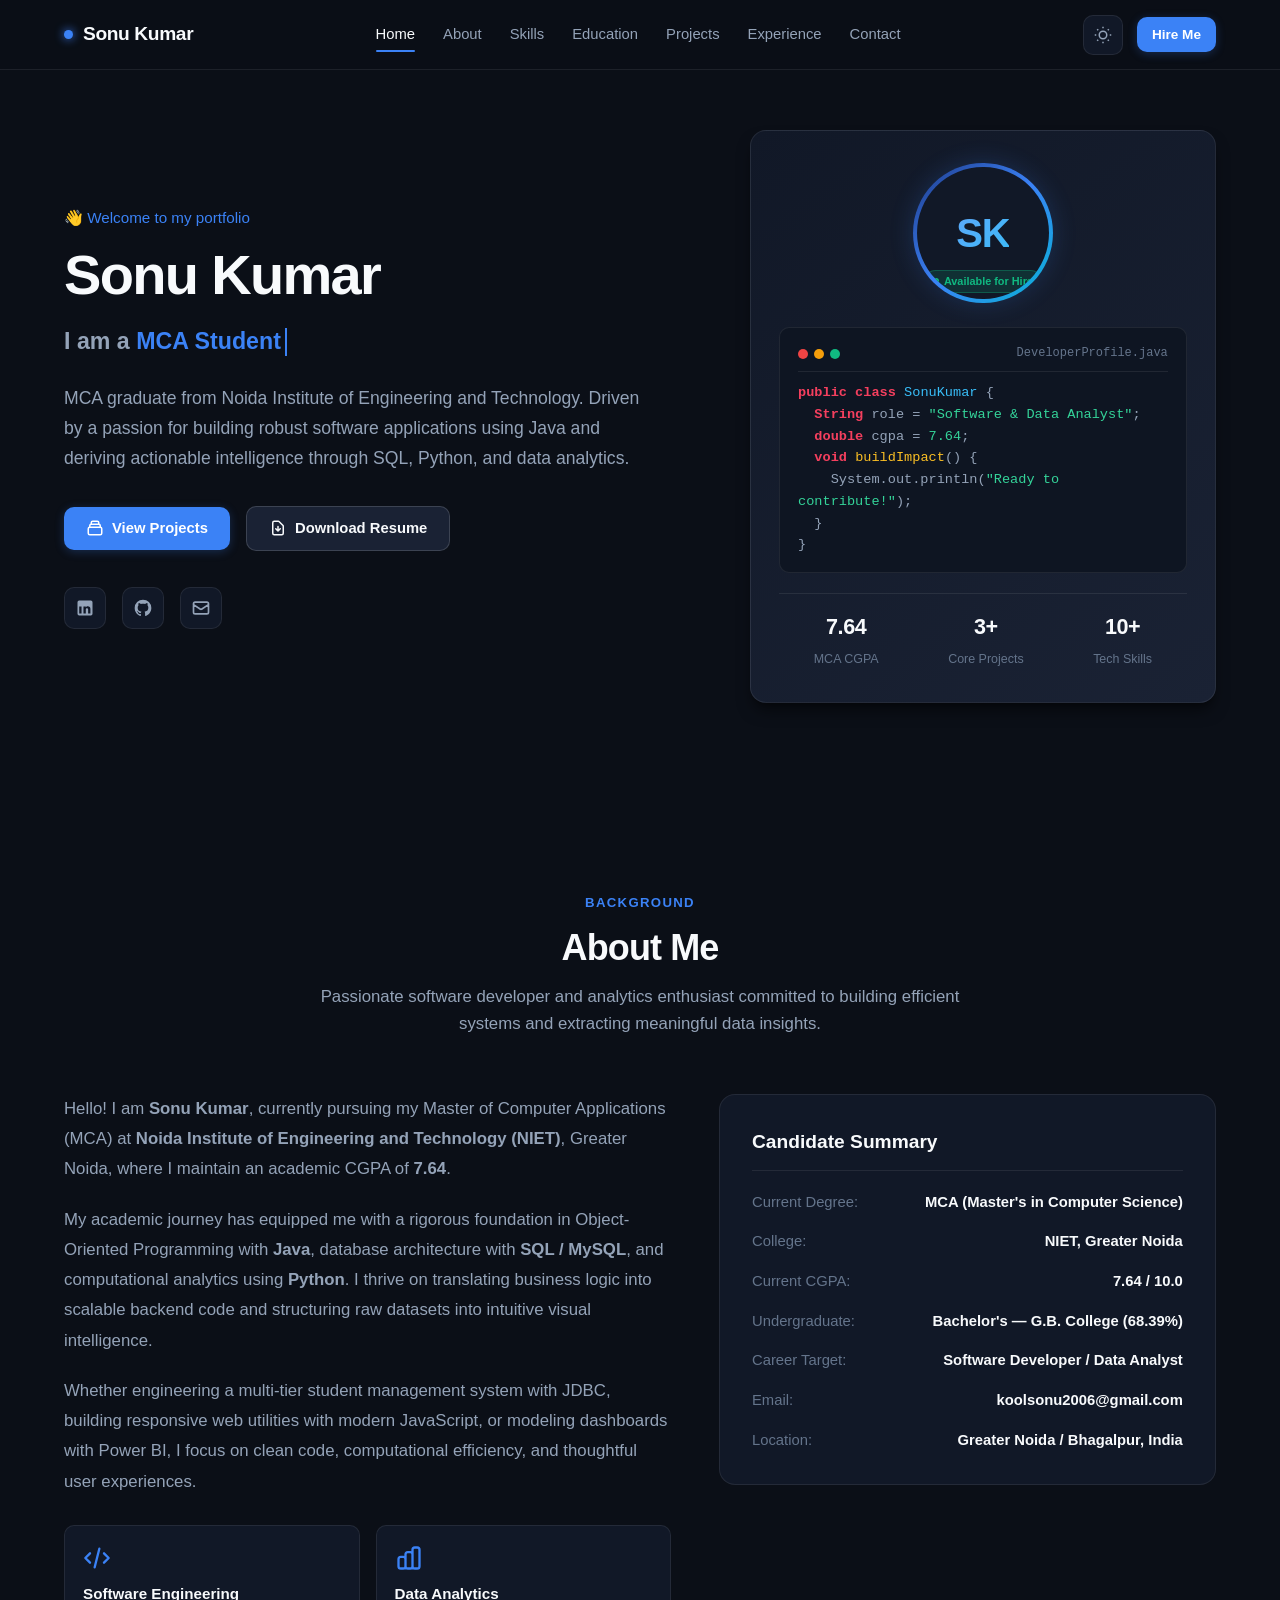
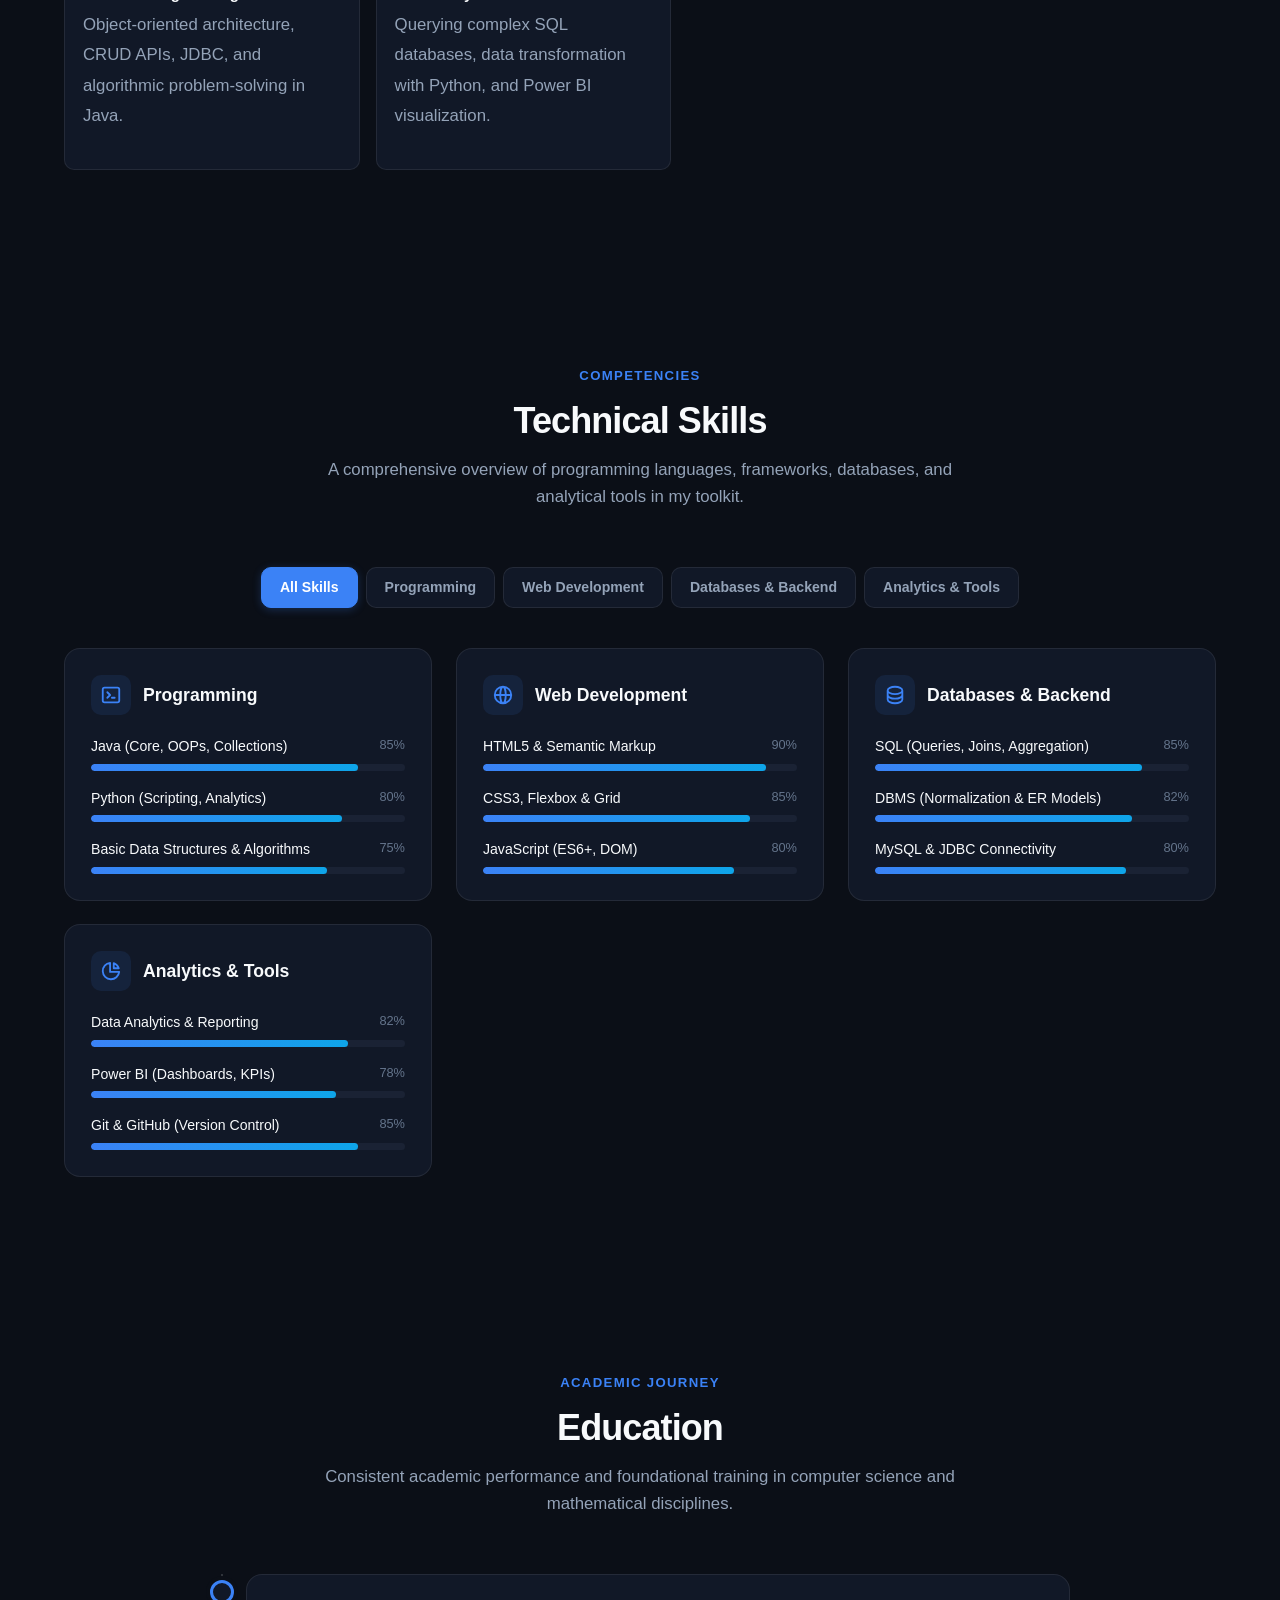
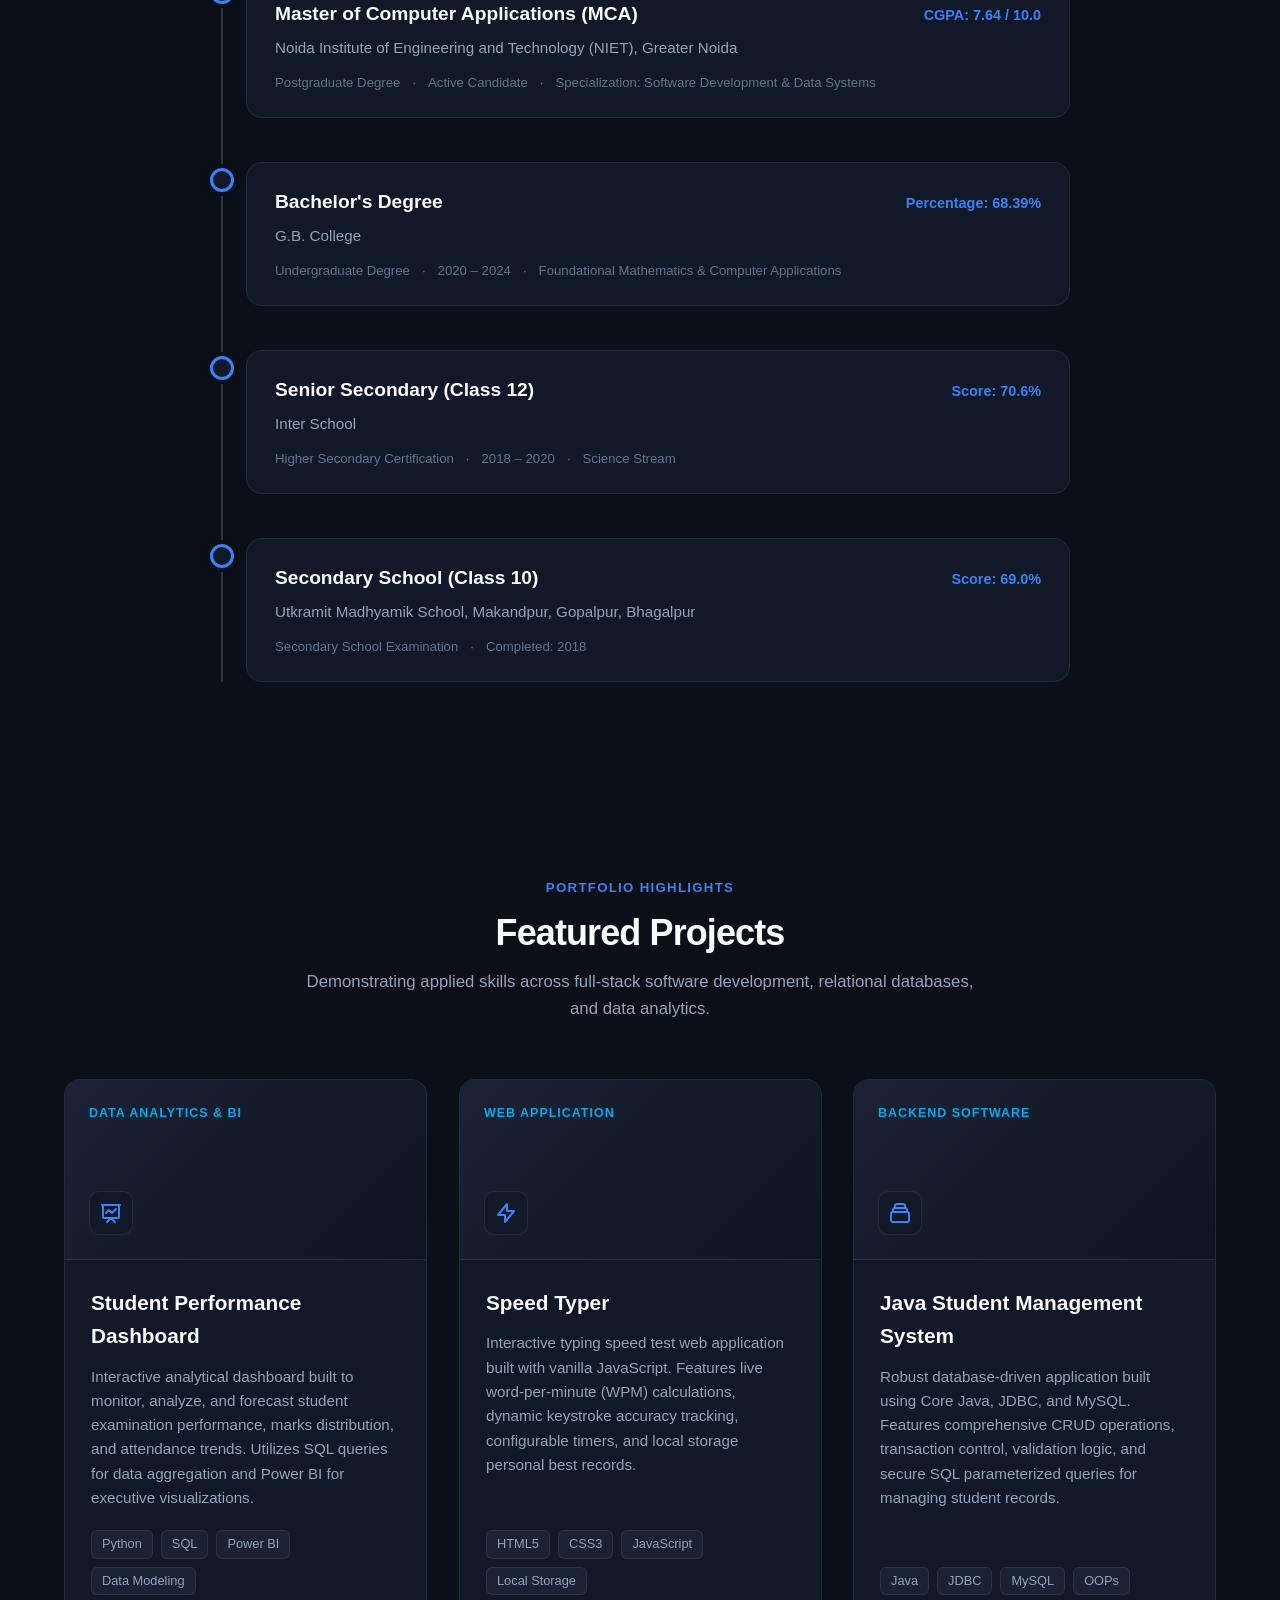
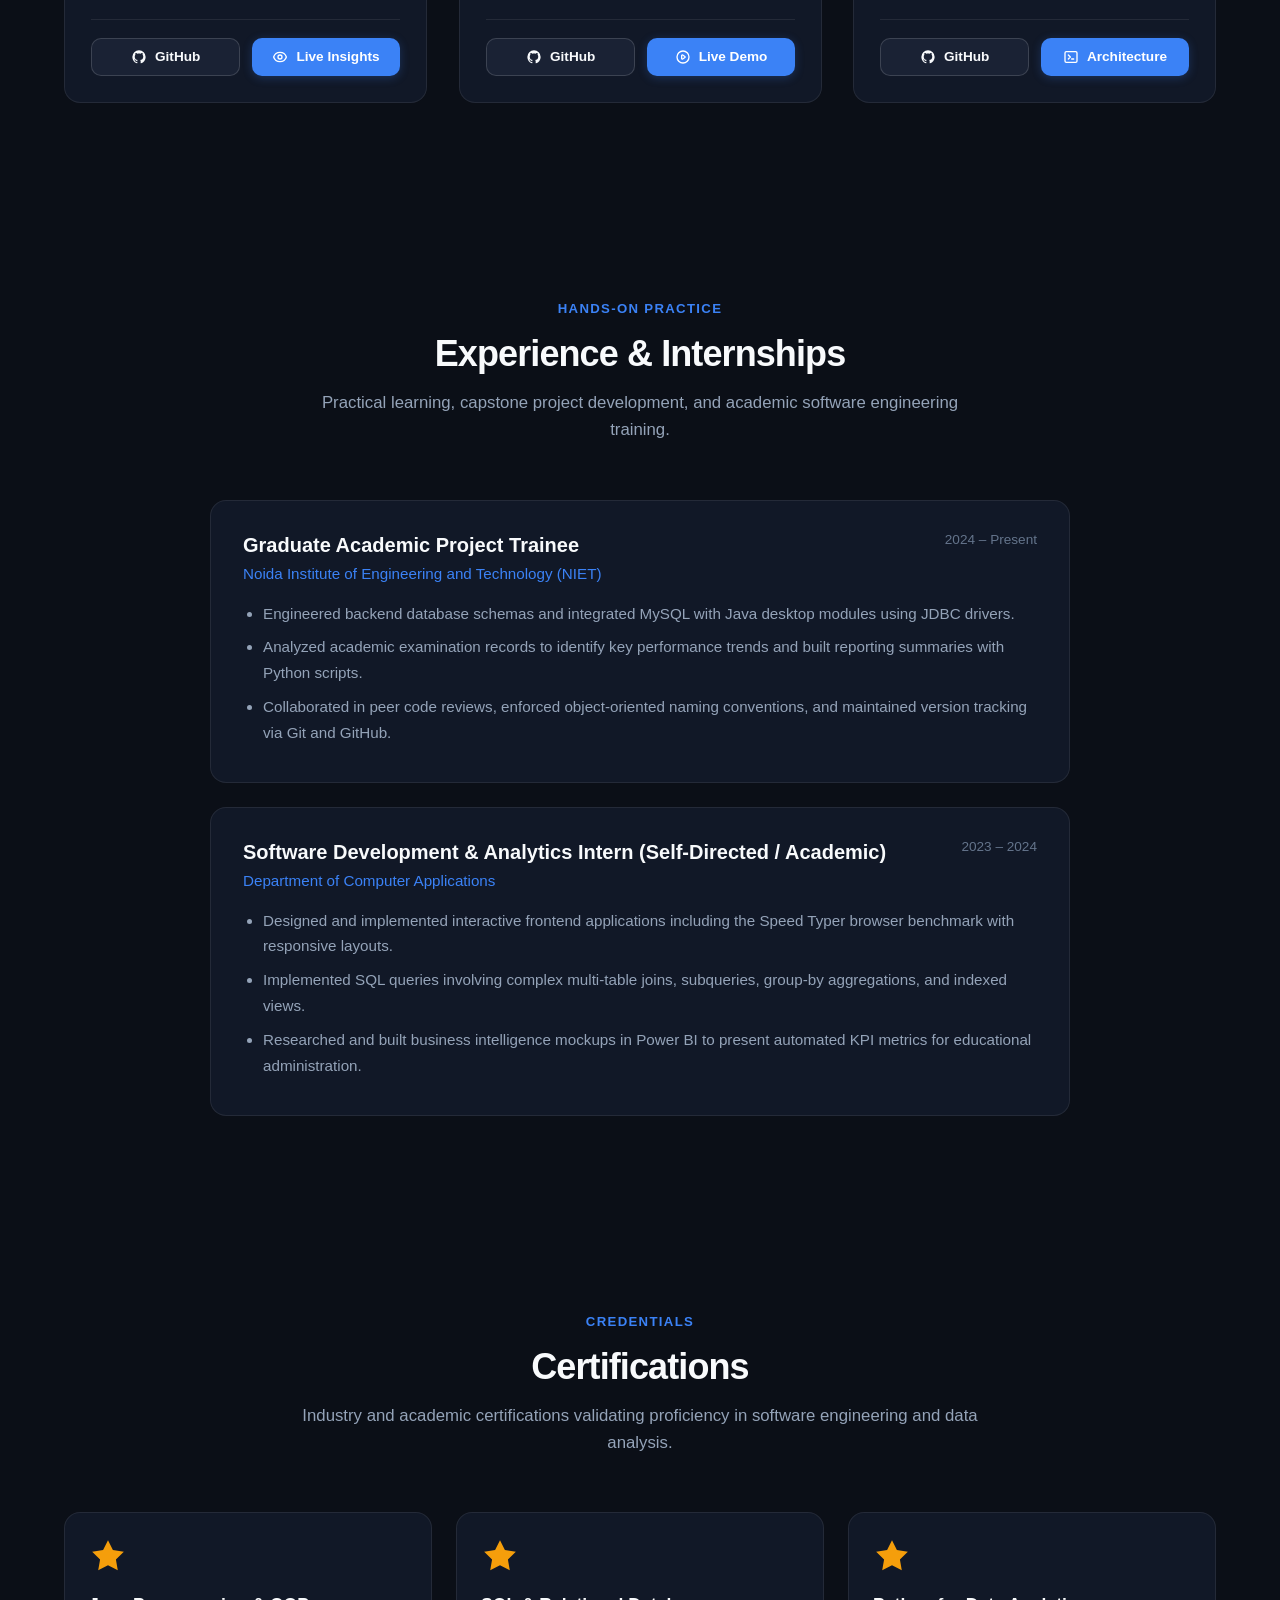
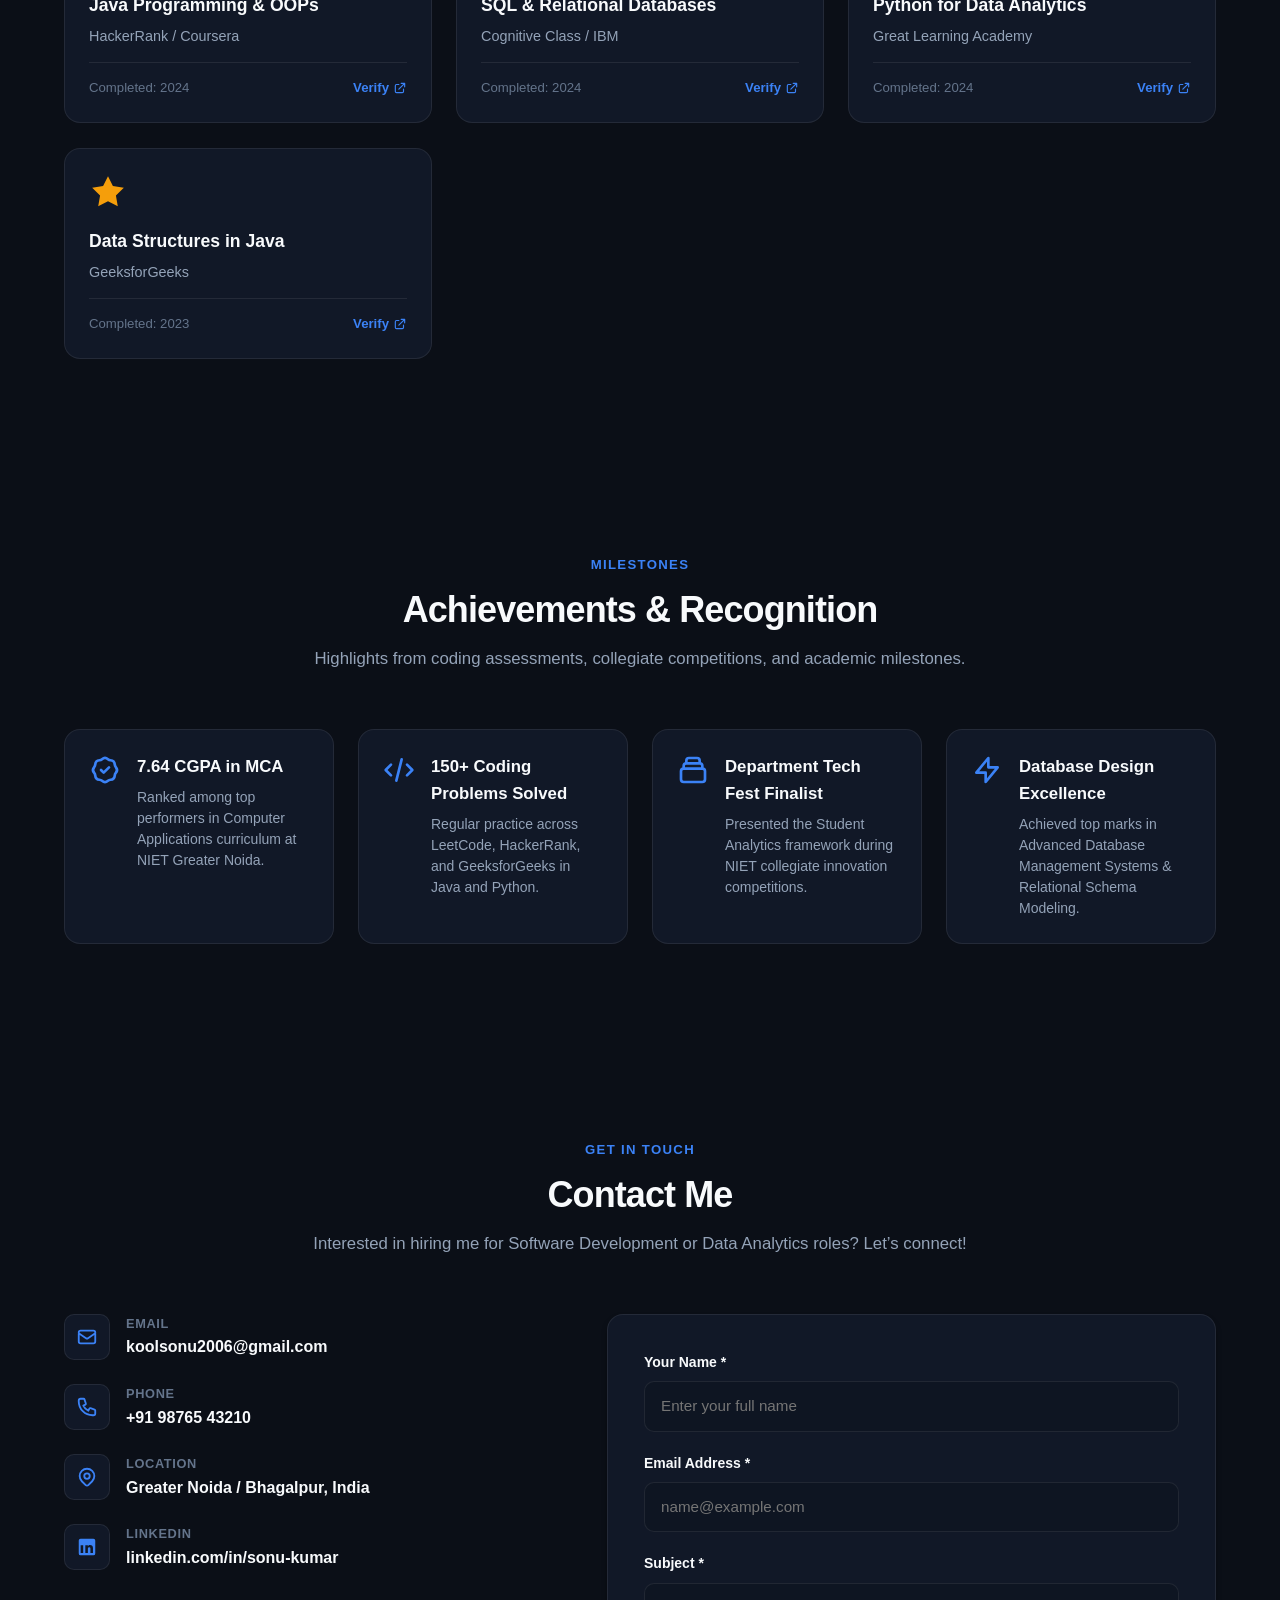
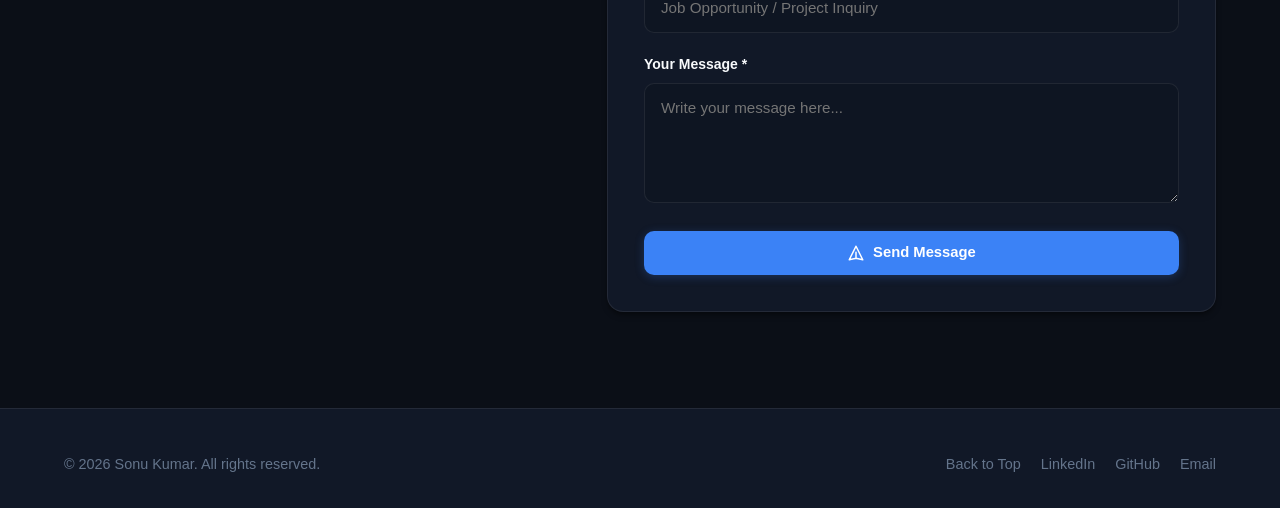
<file: portfolio/index.html>
<!DOCTYPE html>
<html lang="en" data-theme="dark">
<head>
  <meta charset="UTF-8">
  <meta name="viewport" content="width=device-width, initial-scale=1.0">
  <title>Sonu Kumar | MCA Student, Java Developer & Data Analytics Enthusiast</title>
  <meta name="description" content="Official personal portfolio of Sonu Kumar — MCA graduate from Noida Institute of Engineering and Technology. Specializing in Java development, SQL, and Data Analytics.">
  <meta name="author" content="Sonu Kumar">

  <!-- OpenGraph Metadata -->
  <meta property="og:title" content="Sonu Kumar | Portfolio">
  <meta property="og:description" content="MCA Student | Java Developer | Data Analytics Enthusiast. Explore software development and analytics projects.">
  <meta property="og:type" content="website">

  <!-- Stylesheet -->
  <link rel="stylesheet" href="./style.css">
</head>
<body>

  <!-- =========================================================================
       Site Header & Navigation (3-Zone Contract)
       ========================================================================= -->
  <header class="site-header">
    <div class="container header-inner">
      <!-- Zone 1: Brand Wordmark -->
      <a href="#home" class="brand-mark" aria-label="Sonu Kumar Portfolio Home">
        <span class="brand-dot"></span>
        <span>Sonu Kumar</span>
      </a>

      <!-- Zone 2: Navigation Links -->
      <nav class="nav-menu" aria-label="Primary Navigation">
        <a href="#home" class="nav-link active">Home</a>
        <a href="#about" class="nav-link">About</a>
        <a href="#skills" class="nav-link">Skills</a>
        <a href="#education" class="nav-link">Education</a>
        <a href="#projects" class="nav-link">Projects</a>
        <a href="#experience" class="nav-link">Experience</a>
        <a href="#contact" class="nav-link">Contact</a>
      </nav>

      <!-- Zone 3: Actions (Theme Toggle & CTA) -->
      <div class="header-actions">
        <button id="theme-toggle-btn" class="theme-toggle-btn" aria-label="Toggle theme">
          <!-- Sun Icon for Light Mode -->
          <svg class="theme-icon-light" fill="none" viewBox="0 0 24 24" stroke="currentColor" stroke-width="2">
            <circle cx="12" cy="12" r="5"></circle>
            <path d="M12 1v2M12 21v2M4.22 4.22l1.42 1.42M18.36 18.36l1.42 1.42M1 12h2M21 12h2M4.22 19.78l1.42-1.42M18.36 5.64l1.42-1.42"></path>
          </svg>
          <!-- Moon Icon for Dark Mode -->
          <svg class="theme-icon-dark" fill="none" viewBox="0 0 24 24" stroke="currentColor" stroke-width="2">
            <path d="M21 12.79A9 9 0 1111.21 3 7 7 0 0021 12.79z"></path>
          </svg>
        </button>

        <a href="#contact" class="btn btn-primary btn-sm">Hire Me</a>

        <button id="hamburger-btn" class="hamburger-btn" aria-label="Open menu" aria-expanded="false">
          <svg width="22" height="22" fill="none" viewBox="0 0 24 24" stroke="currentColor" stroke-width="2">
            <path stroke-linecap="round" stroke-linejoin="round" d="M4 6h16M4 12h16M4 18h16"></path>
          </svg>
        </button>
      </div>
    </div>
  </header>

  <!-- Mobile Drawer Menu -->
  <div id="mobile-nav-drawer" class="mobile-nav-drawer" aria-label="Mobile Navigation">
    <a href="#home" class="mobile-nav-link">Home</a>
    <a href="#about" class="mobile-nav-link">About Me</a>
    <a href="#skills" class="mobile-nav-link">Technical Skills</a>
    <a href="#education" class="mobile-nav-link">Education</a>
    <a href="#projects" class="mobile-nav-link">Featured Projects</a>
    <a href="#experience" class="mobile-nav-link">Experience</a>
    <a href="#certifications" class="mobile-nav-link">Certifications</a>
    <a href="#achievements" class="mobile-nav-link">Achievements</a>
    <a href="#contact" class="mobile-nav-link">Contact</a>
  </div>

  <main>
    <!-- =========================================================================
         1. Home / Hero Section
         ========================================================================= -->
    <section id="home" class="section hero-section">
      <div class="container hero-grid">
        <!-- Hero Left Column -->
        <div class="hero-content reveal-on-scroll">
          <div class="hero-greeting">
            <span>👋 Welcome to my portfolio</span>
          </div>
          <h1 class="hero-name">Sonu Kumar</h1>

          <div class="hero-typing-wrap">
            <span>I am a&nbsp;</span>
            <span class="typed-text"></span>
            <span class="cursor" aria-hidden="true"></span>
          </div>

          <p class="hero-description">
            MCA graduate from Noida Institute of Engineering and Technology. Driven by a passion for building robust software applications using Java and deriving actionable intelligence through SQL, Python, and data analytics.
          </p>

          <div class="hero-actions">
            <a href="#projects" class="btn btn-primary">
              <svg width="18" height="18" fill="none" viewBox="0 0 24 24" stroke="currentColor" stroke-width="2">
                <path stroke-linecap="round" stroke-linejoin="round" d="M19 11H5m14 0a2 2 0 012 2v6a2 2 0 01-2 2H5a2 2 0 01-2-2v-6a2 2 0 012-2m14 0V9a2 2 0 00-2-2M5 11V9a2 2 0 012-2m0 0V5a2 2 0 012-2h6a2 2 0 012 2v2M7 7h10"></path>
              </svg>
              View Projects
            </a>
            <button class="btn btn-secondary" data-open-modal="resume-modal">
              <svg width="18" height="18" fill="none" viewBox="0 0 24 24" stroke="currentColor" stroke-width="2">
                <path stroke-linecap="round" stroke-linejoin="round" d="M12 10v6m0 0l-3-3m3 3l3-3m2 8H7a2 2 0 01-2-2V5a2 2 0 012-2h5.586a1 1 0 01.707.293l5.414 5.414a1 1 0 01.293.707V19a2 2 0 01-2 2z"></path>
              </svg>
              Download Resume
            </button>
          </div>

          <div class="hero-socials">
            <a href="https://linkedin.com/in/sonu-kumar" target="_blank" rel="noopener noreferrer" class="social-link" aria-label="LinkedIn Profile">
              <svg width="20" height="20" fill="currentColor" viewBox="0 0 24 24">
                <path d="M19 3a2 2 0 0 1 2 2v14a2 2 0 0 1-2 2H5a2 2 0 0 1-2-2V5a2 2 0 0 1 2-2h14m-.5 15.5v-5.3a3.26 3.26 0 0 0-3.26-3.26c-.85 0-1.84.52-2.28 1.3v-1.11h-2.79v8.37h2.79v-4.93c0-.77.62-1.4 1.39-1.4a1.4 1.4 0 0 1 1.4 1.4v4.93h2.75M6.46 8.76c-.97 0-1.75-.79-1.75-1.76s.78-1.75 1.75-1.75 1.75.78 1.75 1.75-.78 1.76-1.75 1.76m1.39 9.74v-8.37H5.07v8.37h2.78z"></path>
              </svg>
            </a>
            <a href="https://github.com/sonukumar" target="_blank" rel="noopener noreferrer" class="social-link" aria-label="GitHub Profile">
              <svg width="20" height="20" fill="currentColor" viewBox="0 0 24 24">
                <path d="M12 2A10 10 0 0 0 2 12c0 4.42 2.87 8.17 6.84 9.5.5.08.66-.23.66-.5v-1.69c-2.77.6-3.36-1.34-3.36-1.34-.46-1.16-1.11-1.47-1.11-1.47-.91-.62.07-.6.07-.6 1 .07 1.53 1.03 1.53 1.03.87 1.52 2.34 1.07 2.91.83.1-.65.35-1.09.63-1.34-2.22-.25-4.55-1.11-4.55-4.92 0-1.11.38-2 1.03-2.71-.1-.25-.45-1.29.1-2.64 0 0 .84-.27 2.75 1.02.79-.22 1.65-.33 2.5-.33.85 0 1.71.11 2.5.33 1.91-1.29 2.75-1.02 2.75-1.02.55 1.35.2 2.39.1 2.64.65.71 1.03 1.6 1.03 2.71 0 3.82-2.34 4.66-4.57 4.91.36.31.69.92.69 1.85V21c0 .27.16.59.67.5C19.14 20.16 22 16.42 22 12A10 10 0 0 0 12 2z"></path>
              </svg>
            </a>
            <a href="mailto:koolsonu2006@gmail.com" class="social-link" aria-label="Send Email">
              <svg width="20" height="20" fill="none" viewBox="0 0 24 24" stroke="currentColor" stroke-width="2">
                <path stroke-linecap="round" stroke-linejoin="round" d="M3 8l7.89 5.26a2 2 0 002.22 0L21 8M5 19h14a2 2 0 002-2V7a2 2 0 00-2-2H5a2 2 0 00-2 2v10a2 2 0 002 2z"></path>
              </svg>
            </a>
          </div>
        </div>

        <!-- Hero Right Column: Developer Visual Card -->
        <div class="hero-visual reveal-on-scroll">
          <div class="hero-visual-card">
            <div class="hero-avatar-frame">
              <div class="avatar-inner">
                <span class="avatar-initials">SK</span>
                <div class="avatar-status-pill">
                  <span class="status-dot"></span>
                  <span>Available for Hire</span>
                </div>
              </div>
            </div>

            <!-- Terminal Code Snippet Visual -->
            <div class="hero-code-snippet">
              <div class="code-header">
                <div class="code-dots">
                  <span class="dot dot-red"></span>
                  <span class="dot dot-yellow"></span>
                  <span class="dot dot-green"></span>
                </div>
                <span>DeveloperProfile.java</span>
              </div>
              <code>
                <span class="code-line"><span class="code-keyword">public class</span> <span class="code-var">SonuKumar</span> {</span>
                <span class="code-line">&nbsp;&nbsp;<span class="code-keyword">String</span> role = <span class="code-string">"Software & Data Analyst"</span>;</span>
                <span class="code-line">&nbsp;&nbsp;<span class="code-keyword">double</span> cgpa = <span class="code-string">7.64</span>;</span>
                <span class="code-line">&nbsp;&nbsp;<span class="code-keyword">void</span> <span class="code-func">buildImpact</span>() {</span>
                <span class="code-line">&nbsp;&nbsp;&nbsp;&nbsp;System.out.println(<span class="code-string">"Ready to contribute!"</span>);</span>
                <span class="code-line">&nbsp;&nbsp;}</span>
                <span class="code-line">}</span>
              </code>
            </div>

            <!-- Metrics -->
            <div class="hero-stat-badge">
              <div class="stat-item">
                <span class="stat-number tabular-nums">7.64</span>
                <span class="stat-label">MCA CGPA</span>
              </div>
              <div class="stat-item">
                <span class="stat-number tabular-nums">3+</span>
                <span class="stat-label">Core Projects</span>
              </div>
              <div class="stat-item">
                <span class="stat-number tabular-nums">10+</span>
                <span class="stat-label">Tech Skills</span>
              </div>
            </div>
          </div>
        </div>
      </div>
    </section>

    <!-- =========================================================================
         2. About Me Section
         ========================================================================= -->
    <section id="about" class="section">
      <div class="container">
        <div class="section-header reveal-on-scroll">
          <span class="section-kicker">Background</span>
          <h2 class="section-title">About Me</h2>
          <p class="section-subtitle">
            Passionate software developer and analytics enthusiast committed to building efficient systems and extracting meaningful data insights.
          </p>
        </div>

        <div class="about-grid">
          <div class="about-text-col reveal-on-scroll">
            <p>
              Hello! I am <strong>Sonu Kumar</strong>, currently pursuing my Master of Computer Applications (MCA) at <strong>Noida Institute of Engineering and Technology (NIET)</strong>, Greater Noida, where I maintain an academic CGPA of <strong>7.64</strong>.
            </p>
            <p>
              My academic journey has equipped me with a rigorous foundation in Object-Oriented Programming with <strong>Java</strong>, database architecture with <strong>SQL / MySQL</strong>, and computational analytics using <strong>Python</strong>. I thrive on translating business logic into scalable backend code and structuring raw datasets into intuitive visual intelligence.
            </p>
            <p>
              Whether engineering a multi-tier student management system with JDBC, building responsive web utilities with modern JavaScript, or modeling dashboards with Power BI, I focus on clean code, computational efficiency, and thoughtful user experiences.
            </p>

            <div class="about-highlights">
              <div class="highlight-card">
                <svg class="highlight-icon" fill="none" viewBox="0 0 24 24" stroke="currentColor" stroke-width="2">
                  <path stroke-linecap="round" stroke-linejoin="round" d="M10 20l4-16m4 4l4 4-4 4M6 16l-4-4 4-4"></path>
                </svg>
                <h3 class="highlight-title">Software Engineering</h3>
                <p class="highlight-desc">Object-oriented architecture, CRUD APIs, JDBC, and algorithmic problem-solving in Java.</p>
              </div>

              <div class="highlight-card">
                <svg class="highlight-icon" fill="none" viewBox="0 0 24 24" stroke="currentColor" stroke-width="2">
                  <path stroke-linecap="round" stroke-linejoin="round" d="M9 19v-6a2 2 0 00-2-2H5a2 2 0 00-2 2v6a2 2 0 002 2h2a2 2 0 002-2zm0 0V9a2 2 0 012-2h2a2 2 0 012 2v10m-6 0a2 2 0 002 2h2a2 2 0 002-2m0 0V5a2 2 0 012-2h2a2 2 0 012 2v14a2 2 0 01-2 2h-2a2 2 0 01-2-2z"></path>
                </svg>
                <h3 class="highlight-title">Data Analytics</h3>
                <p class="highlight-desc">Querying complex SQL databases, data transformation with Python, and Power BI visualization.</p>
              </div>
            </div>
          </div>

          <div class="about-info-col reveal-on-scroll">
            <h3 class="info-title">Candidate Summary</h3>
            <div class="info-list">
              <div class="info-item">
                <span class="info-label">Current Degree:</span>
                <span class="info-value">MCA (Master's in Computer Science)</span>
              </div>
              <div class="info-item">
                <span class="info-label">College:</span>
                <span class="info-value">NIET, Greater Noida</span>
              </div>
              <div class="info-item">
                <span class="info-label">Current CGPA:</span>
                <span class="info-value tabular-nums">7.64 / 10.0</span>
              </div>
              <div class="info-item">
                <span class="info-label">Undergraduate:</span>
                <span class="info-value">Bachelor's — G.B. College (68.39%)</span>
              </div>
              <div class="info-item">
                <span class="info-label">Career Target:</span>
                <span class="info-value">Software Developer / Data Analyst</span>
              </div>
              <div class="info-item">
                <span class="info-label">Email:</span>
                <span class="info-value">koolsonu2006@gmail.com</span>
              </div>
              <div class="info-item">
                <span class="info-label">Location:</span>
                <span class="info-value">Greater Noida / Bhagalpur, India</span>
              </div>
            </div>
          </div>
        </div>
      </div>
    </section>

    <!-- =========================================================================
         3. Skills Section
         ========================================================================= -->
    <section id="skills" class="section">
      <div class="container">
        <div class="section-header reveal-on-scroll">
          <span class="section-kicker">Competencies</span>
          <h2 class="section-title">Technical Skills</h2>
          <p class="section-subtitle">
            A comprehensive overview of programming languages, frameworks, databases, and analytical tools in my toolkit.
          </p>
        </div>

        <!-- Category Filters -->
        <div class="skills-filter-bar reveal-on-scroll">
          <button class="filter-btn active" data-category="all">All Skills</button>
          <button class="filter-btn" data-category="programming">Programming</button>
          <button class="filter-btn" data-category="web">Web Development</button>
          <button class="filter-btn" data-category="database">Databases & Backend</button>
          <button class="filter-btn" data-category="analytics">Analytics & Tools</button>
        </div>

        <div class="skills-grid">
          <!-- Programming Languages -->
          <div class="skill-category-card reveal-on-scroll" data-category="programming">
            <div class="category-header">
              <div class="category-icon-wrapper">
                <svg width="22" height="22" fill="none" viewBox="0 0 24 24" stroke="currentColor" stroke-width="2">
                  <path stroke-linecap="round" stroke-linejoin="round" d="M8 9l3 3-3 3m5 0h3M5 20h14a2 2 0 002-2V6a2 2 0 00-2-2H5a2 2 0 00-2 2v12a2 2 0 002 2z"></path>
                </svg>
              </div>
              <h3 class="category-heading">Programming</h3>
            </div>
            <div class="skill-items-list">
              <div class="skill-item">
                <div class="skill-meta">
                  <span class="skill-name">Java (Core, OOPs, Collections)</span>
                  <span class="skill-level-text tabular-nums">85%</span>
                </div>
                <div class="skill-progress-bar">
                  <div class="skill-progress-fill" style="width: 85%;"></div>
                </div>
              </div>
              <div class="skill-item">
                <div class="skill-meta">
                  <span class="skill-name">Python (Scripting, Analytics)</span>
                  <span class="skill-level-text tabular-nums">80%</span>
                </div>
                <div class="skill-progress-bar">
                  <div class="skill-progress-fill" style="width: 80%;"></div>
                </div>
              </div>
              <div class="skill-item">
                <div class="skill-meta">
                  <span class="skill-name">Basic Data Structures & Algorithms</span>
                  <span class="skill-level-text tabular-nums">75%</span>
                </div>
                <div class="skill-progress-bar">
                  <div class="skill-progress-fill" style="width: 75%;"></div>
                </div>
              </div>
            </div>
          </div>

          <!-- Web Development -->
          <div class="skill-category-card reveal-on-scroll" data-category="web">
            <div class="category-header">
              <div class="category-icon-wrapper">
                <svg width="22" height="22" fill="none" viewBox="0 0 24 24" stroke="currentColor" stroke-width="2">
                  <path stroke-linecap="round" stroke-linejoin="round" d="M21 12a9 9 0 01-9 9m9-9a9 9 0 00-9-9m9 9H3m9 9a9 9 0 01-9-9m9 9c1.657 0 3-4.03 3-9s-1.343-9-3-9m0 18c-1.657 0-3-4.03-3-9s1.343-9 3-9m-9 9a9 9 0 019-9"></path>
                </svg>
              </div>
              <h3 class="category-heading">Web Development</h3>
            </div>
            <div class="skill-items-list">
              <div class="skill-item">
                <div class="skill-meta">
                  <span class="skill-name">HTML5 & Semantic Markup</span>
                  <span class="skill-level-text tabular-nums">90%</span>
                </div>
                <div class="skill-progress-bar">
                  <div class="skill-progress-fill" style="width: 90%;"></div>
                </div>
              </div>
              <div class="skill-item">
                <div class="skill-meta">
                  <span class="skill-name">CSS3, Flexbox & Grid</span>
                  <span class="skill-level-text tabular-nums">85%</span>
                </div>
                <div class="skill-progress-bar">
                  <div class="skill-progress-fill" style="width: 85%;"></div>
                </div>
              </div>
              <div class="skill-item">
                <div class="skill-meta">
                  <span class="skill-name">JavaScript (ES6+, DOM)</span>
                  <span class="skill-level-text tabular-nums">80%</span>
                </div>
                <div class="skill-progress-bar">
                  <div class="skill-progress-fill" style="width: 80%;"></div>
                </div>
              </div>
            </div>
          </div>

          <!-- Databases & Backend -->
          <div class="skill-category-card reveal-on-scroll" data-category="database">
            <div class="category-header">
              <div class="category-icon-wrapper">
                <svg width="22" height="22" fill="none" viewBox="0 0 24 24" stroke="currentColor" stroke-width="2">
                  <path stroke-linecap="round" stroke-linejoin="round" d="M4 7v10c0 2.21 3.582 4 8 4s8-1.79 8-4V7M4 7c0 2.21 3.582 4 8 4s8-1.79 8-4M4 7c0-2.21 3.582-4 8-4s8 1.79 8 4m0 5c0 2.21-3.582 4-8 4s-8-1.79-8-4"></path>
                </svg>
              </div>
              <h3 class="category-heading">Databases & Backend</h3>
            </div>
            <div class="skill-items-list">
              <div class="skill-item">
                <div class="skill-meta">
                  <span class="skill-name">SQL (Queries, Joins, Aggregation)</span>
                  <span class="skill-level-text tabular-nums">85%</span>
                </div>
                <div class="skill-progress-bar">
                  <div class="skill-progress-fill" style="width: 85%;"></div>
                </div>
              </div>
              <div class="skill-item">
                <div class="skill-meta">
                  <span class="skill-name">DBMS (Normalization & ER Models)</span>
                  <span class="skill-level-text tabular-nums">82%</span>
                </div>
                <div class="skill-progress-bar">
                  <div class="skill-progress-fill" style="width: 82%;"></div>
                </div>
              </div>
              <div class="skill-item">
                <div class="skill-meta">
                  <span class="skill-name">MySQL & JDBC Connectivity</span>
                  <span class="skill-level-text tabular-nums">80%</span>
                </div>
                <div class="skill-progress-bar">
                  <div class="skill-progress-fill" style="width: 80%;"></div>
                </div>
              </div>
            </div>
          </div>

          <!-- Analytics & Tools -->
          <div class="skill-category-card reveal-on-scroll" data-category="analytics">
            <div class="category-header">
              <div class="category-icon-wrapper">
                <svg width="22" height="22" fill="none" viewBox="0 0 24 24" stroke="currentColor" stroke-width="2">
                  <path stroke-linecap="round" stroke-linejoin="round" d="M11 3.055A9.001 9.001 0 1020.945 13H11V3.055z"></path>
                  <path stroke-linecap="round" stroke-linejoin="round" d="M20.488 9H15V3.512A9.025 9.025 0 0120.488 9z"></path>
                </svg>
              </div>
              <h3 class="category-heading">Analytics & Tools</h3>
            </div>
            <div class="skill-items-list">
              <div class="skill-item">
                <div class="skill-meta">
                  <span class="skill-name">Data Analytics & Reporting</span>
                  <span class="skill-level-text tabular-nums">82%</span>
                </div>
                <div class="skill-progress-bar">
                  <div class="skill-progress-fill" style="width: 82%;"></div>
                </div>
              </div>
              <div class="skill-item">
                <div class="skill-meta">
                  <span class="skill-name">Power BI (Dashboards, KPIs)</span>
                  <span class="skill-level-text tabular-nums">78%</span>
                </div>
                <div class="skill-progress-bar">
                  <div class="skill-progress-fill" style="width: 78%;"></div>
                </div>
              </div>
              <div class="skill-item">
                <div class="skill-meta">
                  <span class="skill-name">Git & GitHub (Version Control)</span>
                  <span class="skill-level-text tabular-nums">85%</span>
                </div>
                <div class="skill-progress-bar">
                  <div class="skill-progress-fill" style="width: 85%;"></div>
                </div>
              </div>
            </div>
          </div>
        </div>
      </div>
    </section>

    <!-- =========================================================================
         4. Education Section
         ========================================================================= -->
    <section id="education" class="section">
      <div class="container">
        <div class="section-header reveal-on-scroll">
          <span class="section-kicker">Academic Journey</span>
          <h2 class="section-title">Education</h2>
          <p class="section-subtitle">
            Consistent academic performance and foundational training in computer science and mathematical disciplines.
          </p>
        </div>

        <div class="timeline">
          <!-- Item 1: MCA -->
          <div class="timeline-item reveal-on-scroll">
            <div class="timeline-dot"></div>
            <div class="timeline-content">
              <div class="timeline-top">
                <h3 class="timeline-degree">Master of Computer Applications (MCA)</h3>
                <span class="timeline-score">CGPA: 7.64 / 10.0</span>
              </div>
              <div class="timeline-institution">Noida Institute of Engineering and Technology (NIET), Greater Noida</div>
              <div class="timeline-meta">
                <span>Postgraduate Degree</span>
                <span aria-hidden="true">·</span>
                <span>Active Candidate</span>
                <span aria-hidden="true">·</span>
                <span>Specialization: Software Development & Data Systems</span>
              </div>
            </div>
          </div>

          <!-- Item 2: Bachelor's -->
          <div class="timeline-item reveal-on-scroll">
            <div class="timeline-dot"></div>
            <div class="timeline-content">
              <div class="timeline-top">
                <h3 class="timeline-degree">Bachelor's Degree</h3>
                <span class="timeline-score">Percentage: 68.39%</span>
              </div>
              <div class="timeline-institution">G.B. College</div>
              <div class="timeline-meta">
                <span>Undergraduate Degree</span>
                <span aria-hidden="true">·</span>
                <span>2020 – 2024</span>
                <span aria-hidden="true">·</span>
                <span>Foundational Mathematics & Computer Applications</span>
              </div>
            </div>
          </div>

          <!-- Item 3: Class 12 -->
          <div class="timeline-item reveal-on-scroll">
            <div class="timeline-dot"></div>
            <div class="timeline-content">
              <div class="timeline-top">
                <h3 class="timeline-degree">Senior Secondary (Class 12)</h3>
                <span class="timeline-score">Score: 70.6%</span>
              </div>
              <div class="timeline-institution">Inter School</div>
              <div class="timeline-meta">
                <span>Higher Secondary Certification</span>
                <span aria-hidden="true">·</span>
                <span>2018 – 2020</span>
                <span aria-hidden="true">·</span>
                <span>Science Stream</span>
              </div>
            </div>
          </div>

          <!-- Item 4: Class 10 -->
          <div class="timeline-item reveal-on-scroll">
            <div class="timeline-dot"></div>
            <div class="timeline-content">
              <div class="timeline-top">
                <h3 class="timeline-degree">Secondary School (Class 10)</h3>
                <span class="timeline-score">Score: 69.0%</span>
              </div>
              <div class="timeline-institution">Utkramit Madhyamik School, Makandpur, Gopalpur, Bhagalpur</div>
              <div class="timeline-meta">
                <span>Secondary School Examination</span>
                <span aria-hidden="true">·</span>
                <span>Completed: 2018</span>
              </div>
            </div>
          </div>
        </div>
      </div>
    </section>

    <!-- =========================================================================
         5. Featured Projects Section
         ========================================================================= -->
    <section id="projects" class="section">
      <div class="container">
        <div class="section-header reveal-on-scroll">
          <span class="section-kicker">Portfolio Highlights</span>
          <h2 class="section-title">Featured Projects</h2>
          <p class="section-subtitle">
            Demonstrating applied skills across full-stack software development, relational databases, and data analytics.
          </p>
        </div>

        <div class="projects-grid">
          <!-- Project 1: Student Performance Dashboard -->
          <div class="project-card reveal-on-scroll">
            <div class="project-card-header">
              <span class="project-domain-tag">Data Analytics & BI</span>
              <div class="project-icon-box">
                <svg width="24" height="24" fill="none" viewBox="0 0 24 24" stroke="currentColor" stroke-width="2">
                  <path stroke-linecap="round" stroke-linejoin="round" d="M7 12l3-3 3 3 4-4M8 21l4-4 4 4M3 4h18M4 4h16v12a1 1 0 01-1 1H5a1 1 0 01-1-1V4z"></path>
                </svg>
              </div>
            </div>
            <div class="project-card-body">
              <h3 class="project-title">Student Performance Dashboard</h3>
              <p class="project-description">
                Interactive analytical dashboard built to monitor, analyze, and forecast student examination performance, marks distribution, and attendance trends. Utilizes SQL queries for data aggregation and Power BI for executive visualizations.
              </p>
              <div class="project-tech-stack">
                <span class="tech-tag">Python</span>
                <span class="tech-tag">SQL</span>
                <span class="tech-tag">Power BI</span>
                <span class="tech-tag">Data Modeling</span>
              </div>
              <div class="project-card-actions">
                <a href="https://github.com/sonukumar/student-performance-dashboard" target="_blank" rel="noopener noreferrer" class="btn btn-secondary btn-sm">
                  <svg width="16" height="16" fill="currentColor" viewBox="0 0 24 24">
                    <path d="M12 2A10 10 0 0 0 2 12c0 4.42 2.87 8.17 6.84 9.5.5.08.66-.23.66-.5v-1.69c-2.77.6-3.36-1.34-3.36-1.34-.46-1.16-1.11-1.47-1.11-1.47-.91-.62.07-.6.07-.6 1 .07 1.53 1.03 1.53 1.03.87 1.52 2.34 1.07 2.91.83.1-.65.35-1.09.63-1.34-2.22-.25-4.55-1.11-4.55-4.92 0-1.11.38-2 1.03-2.71-.1-.25-.45-1.29.1-2.64 0 0 .84-.27 2.75 1.02.79-.22 1.65-.33 2.5-.33.85 0 1.71.11 2.5.33 1.91-1.29 2.75-1.02 2.75-1.02.55 1.35.2 2.39.1 2.64.65.71 1.03 1.6 1.03 2.71 0 3.82-2.34 4.66-4.57 4.91.36.31.69.92.69 1.85V21c0 .27.16.59.67.5C19.14 20.16 22 16.42 22 12A10 10 0 0 0 12 2z"></path>
                  </svg>
                  GitHub
                </a>
                <button class="btn btn-primary btn-sm" data-open-modal="dashboard-modal">
                  <svg width="16" height="16" fill="none" viewBox="0 0 24 24" stroke="currentColor" stroke-width="2">
                    <path stroke-linecap="round" stroke-linejoin="round" d="M15 12a3 3 0 11-6 0 3 3 0 016 0z"></path>
                    <path stroke-linecap="round" stroke-linejoin="round" d="M2.458 12C3.732 7.943 7.523 5 12 5c4.478 0 8.268 2.943 9.542 7-1.274 4.057-5.064 7-9.542 7-4.477 0-8.268-2.943-9.542-7z"></path>
                  </svg>
                  Live Insights
                </button>
              </div>
            </div>
          </div>

          <!-- Project 2: Speed Typer -->
          <div class="project-card reveal-on-scroll">
            <div class="project-card-header">
              <span class="project-domain-tag">Web Application</span>
              <div class="project-icon-box">
                <svg width="24" height="24" fill="none" viewBox="0 0 24 24" stroke="currentColor" stroke-width="2">
                  <path stroke-linecap="round" stroke-linejoin="round" d="M13 10V3L4 14h7v7l9-11h-7z"></path>
                </svg>
              </div>
            </div>
            <div class="project-card-body">
              <h3 class="project-title">Speed Typer</h3>
              <p class="project-description">
                Interactive typing speed test web application built with vanilla JavaScript. Features live word-per-minute (WPM) calculations, dynamic keystroke accuracy tracking, configurable timers, and local storage personal best records.
              </p>
              <div class="project-tech-stack">
                <span class="tech-tag">HTML5</span>
                <span class="tech-tag">CSS3</span>
                <span class="tech-tag">JavaScript</span>
                <span class="tech-tag">Local Storage</span>
              </div>
              <div class="project-card-actions">
                <a href="https://github.com/sonukumar/speed-typer" target="_blank" rel="noopener noreferrer" class="btn btn-secondary btn-sm">
                  <svg width="16" height="16" fill="currentColor" viewBox="0 0 24 24">
                    <path d="M12 2A10 10 0 0 0 2 12c0 4.42 2.87 8.17 6.84 9.5.5.08.66-.23.66-.5v-1.69c-2.77.6-3.36-1.34-3.36-1.34-.46-1.16-1.11-1.47-1.11-1.47-.91-.62.07-.6.07-.6 1 .07 1.53 1.03 1.53 1.03.87 1.52 2.34 1.07 2.91.83.1-.65.35-1.09.63-1.34-2.22-.25-4.55-1.11-4.55-4.92 0-1.11.38-2 1.03-2.71-.1-.25-.45-1.29.1-2.64 0 0 .84-.27 2.75 1.02.79-.22 1.65-.33 2.5-.33.85 0 1.71.11 2.5.33 1.91-1.29 2.75-1.02 2.75-1.02.55 1.35.2 2.39.1 2.64.65.71 1.03 1.6 1.03 2.71 0 3.82-2.34 4.66-4.57 4.91.36.31.69.92.69 1.85V21c0 .27.16.59.67.5C19.14 20.16 22 16.42 22 12A10 10 0 0 0 12 2z"></path>
                  </svg>
                  GitHub
                </a>
                <button class="btn btn-primary btn-sm" data-open-modal="speed-typer-modal">
                  <svg width="16" height="16" fill="none" viewBox="0 0 24 24" stroke="currentColor" stroke-width="2">
                    <path stroke-linecap="round" stroke-linejoin="round" d="M14.752 11.168l-3.197-2.132A1 1 0 0010 9.87v4.263a1 1 0 001.555.832l3.197-2.132a1 1 0 000-1.664z"></path>
                    <path stroke-linecap="round" stroke-linejoin="round" d="M21 12a9 9 0 11-18 0 9 9 0 0118 0z"></path>
                  </svg>
                  Live Demo
                </button>
              </div>
            </div>
          </div>

          <!-- Project 3: Java Student Management System -->
          <div class="project-card reveal-on-scroll">
            <div class="project-card-header">
              <span class="project-domain-tag">Backend Software</span>
              <div class="project-icon-box">
                <svg width="24" height="24" fill="none" viewBox="0 0 24 24" stroke="currentColor" stroke-width="2">
                  <path stroke-linecap="round" stroke-linejoin="round" d="M19 11H5m14 0a2 2 0 012 2v6a2 2 0 01-2 2H5a2 2 0 01-2-2v-6a2 2 0 012-2m14 0V9a2 2 0 00-2-2M5 11V9a2 2 0 012-2m0 0V5a2 2 0 012-2h6a2 2 0 012 2v2M7 7h10"></path>
                </svg>
              </div>
            </div>
            <div class="project-card-body">
              <h3 class="project-title">Java Student Management System</h3>
              <p class="project-description">
                Robust database-driven application built using Core Java, JDBC, and MySQL. Features comprehensive CRUD operations, transaction control, validation logic, and secure SQL parameterized queries for managing student records.
              </p>
              <div class="project-tech-stack">
                <span class="tech-tag">Java</span>
                <span class="tech-tag">JDBC</span>
                <span class="tech-tag">MySQL</span>
                <span class="tech-tag">OOPs</span>
              </div>
              <div class="project-card-actions">
                <a href="https://github.com/sonukumar/java-student-management-system" target="_blank" rel="noopener noreferrer" class="btn btn-secondary btn-sm">
                  <svg width="16" height="16" fill="currentColor" viewBox="0 0 24 24">
                    <path d="M12 2A10 10 0 0 0 2 12c0 4.42 2.87 8.17 6.84 9.5.5.08.66-.23.66-.5v-1.69c-2.77.6-3.36-1.34-3.36-1.34-.46-1.16-1.11-1.47-1.11-1.47-.91-.62.07-.6.07-.6 1 .07 1.53 1.03 1.53 1.03.87 1.52 2.34 1.07 2.91.83.1-.65.35-1.09.63-1.34-2.22-.25-4.55-1.11-4.55-4.92 0-1.11.38-2 1.03-2.71-.1-.25-.45-1.29.1-2.64 0 0 .84-.27 2.75 1.02.79-.22 1.65-.33 2.5-.33.85 0 1.71.11 2.5.33 1.91-1.29 2.75-1.02 2.75-1.02.55 1.35.2 2.39.1 2.64.65.71 1.03 1.6 1.03 2.71 0 3.82-2.34 4.66-4.57 4.91.36.31.69.92.69 1.85V21c0 .27.16.59.67.5C19.14 20.16 22 16.42 22 12A10 10 0 0 0 12 2z"></path>
                  </svg>
                  GitHub
                </a>
                <button class="btn btn-primary btn-sm" data-open-modal="java-sms-modal">
                  <svg width="16" height="16" fill="none" viewBox="0 0 24 24" stroke="currentColor" stroke-width="2">
                    <path stroke-linecap="round" stroke-linejoin="round" d="M8 9l3 3-3 3m5 0h3M5 20h14a2 2 0 002-2V6a2 2 0 00-2-2H5a2 2 0 00-2 2v12a2 2 0 002 2z"></path>
                  </svg>
                  Architecture
                </button>
              </div>
            </div>
          </div>
        </div>
      </div>
    </section>

    <!-- =========================================================================
         6. Experience & Internships Section
         ========================================================================= -->
    <section id="experience" class="section">
      <div class="container">
        <div class="section-header reveal-on-scroll">
          <span class="section-kicker">Hands-On Practice</span>
          <h2 class="section-title">Experience & Internships</h2>
          <p class="section-subtitle">
            Practical learning, capstone project development, and academic software engineering training.
          </p>
        </div>

        <div class="experience-list">
          <!-- Experience Card 1 -->
          <div class="experience-card reveal-on-scroll">
            <div class="experience-header">
              <div>
                <h3 class="experience-role">Graduate Academic Project Trainee</h3>
                <span class="experience-org">Noida Institute of Engineering and Technology (NIET)</span>
              </div>
              <span class="experience-period">2024 – Present</span>
            </div>
            <ul class="experience-points">
              <li>Engineered backend database schemas and integrated MySQL with Java desktop modules using JDBC drivers.</li>
              <li>Analyzed academic examination records to identify key performance trends and built reporting summaries with Python scripts.</li>
              <li>Collaborated in peer code reviews, enforced object-oriented naming conventions, and maintained version tracking via Git and GitHub.</li>
            </ul>
          </div>

          <!-- Experience Card 2 -->
          <div class="experience-card reveal-on-scroll">
            <div class="experience-header">
              <div>
                <h3 class="experience-role">Software Development & Analytics Intern (Self-Directed / Academic)</h3>
                <span class="experience-org">Department of Computer Applications</span>
              </div>
              <span class="experience-period">2023 – 2024</span>
            </div>
            <ul class="experience-points">
              <li>Designed and implemented interactive frontend applications including the Speed Typer browser benchmark with responsive layouts.</li>
              <li>Implemented SQL queries involving complex multi-table joins, subqueries, group-by aggregations, and indexed views.</li>
              <li>Researched and built business intelligence mockups in Power BI to present automated KPI metrics for educational administration.</li>
            </ul>
          </div>
        </div>
      </div>
    </section>

    <!-- =========================================================================
         7. Certifications Section
         ========================================================================= -->
    <section id="certifications" class="section">
      <div class="container">
        <div class="section-header reveal-on-scroll">
          <span class="section-kicker">Credentials</span>
          <h2 class="section-title">Certifications</h2>
          <p class="section-subtitle">
            Industry and academic certifications validating proficiency in software engineering and data analysis.
          </p>
        </div>

        <div class="certifications-grid">
          <!-- Cert 1 -->
          <div class="cert-card reveal-on-scroll">
            <div>
              <svg class="cert-badge-icon" fill="currentColor" viewBox="0 0 24 24">
                <path d="M12 2l3.09 6.26L22 9.27l-5 4.87 1.18 6.88L12 17.77l-6.18 3.25L7 14.14 2 9.27l6.91-1.01L12 2z"></path>
              </svg>
              <h3 class="cert-name">Java Programming & OOPs</h3>
              <p class="cert-issuer">HackerRank / Coursera</p>
            </div>
            <div class="cert-footer">
              <span class="cert-date">Completed: 2024</span>
              <a href="#certifications" class="cert-link" aria-label="View Java Certificate">
                Verify
                <svg width="14" height="14" fill="none" viewBox="0 0 24 24" stroke="currentColor" stroke-width="2">
                  <path stroke-linecap="round" stroke-linejoin="round" d="M10 6H6a2 2 0 00-2 2v10a2 2 0 002 2h10a2 2 0 002-2v-4M14 4h6m0 0v6m0-6L10 14"></path>
                </svg>
              </a>
            </div>
          </div>

          <!-- Cert 2 -->
          <div class="cert-card reveal-on-scroll">
            <div>
              <svg class="cert-badge-icon" fill="currentColor" viewBox="0 0 24 24">
                <path d="M12 2l3.09 6.26L22 9.27l-5 4.87 1.18 6.88L12 17.77l-6.18 3.25L7 14.14 2 9.27l6.91-1.01L12 2z"></path>
              </svg>
              <h3 class="cert-name">SQL & Relational Databases</h3>
              <p class="cert-issuer">Cognitive Class / IBM</p>
            </div>
            <div class="cert-footer">
              <span class="cert-date">Completed: 2024</span>
              <a href="#certifications" class="cert-link" aria-label="View SQL Certificate">
                Verify
                <svg width="14" height="14" fill="none" viewBox="0 0 24 24" stroke="currentColor" stroke-width="2">
                  <path stroke-linecap="round" stroke-linejoin="round" d="M10 6H6a2 2 0 00-2 2v10a2 2 0 002 2h10a2 2 0 002-2v-4M14 4h6m0 0v6m0-6L10 14"></path>
                </svg>
              </a>
            </div>
          </div>

          <!-- Cert 3 -->
          <div class="cert-card reveal-on-scroll">
            <div>
              <svg class="cert-badge-icon" fill="currentColor" viewBox="0 0 24 24">
                <path d="M12 2l3.09 6.26L22 9.27l-5 4.87 1.18 6.88L12 17.77l-6.18 3.25L7 14.14 2 9.27l6.91-1.01L12 2z"></path>
              </svg>
              <h3 class="cert-name">Python for Data Analytics</h3>
              <p class="cert-issuer">Great Learning Academy</p>
            </div>
            <div class="cert-footer">
              <span class="cert-date">Completed: 2024</span>
              <a href="#certifications" class="cert-link" aria-label="View Python Certificate">
                Verify
                <svg width="14" height="14" fill="none" viewBox="0 0 24 24" stroke="currentColor" stroke-width="2">
                  <path stroke-linecap="round" stroke-linejoin="round" d="M10 6H6a2 2 0 00-2 2v10a2 2 0 002 2h10a2 2 0 002-2v-4M14 4h6m0 0v6m0-6L10 14"></path>
                </svg>
              </a>
            </div>
          </div>

          <!-- Cert 4 -->
          <div class="cert-card reveal-on-scroll">
            <div>
              <svg class="cert-badge-icon" fill="currentColor" viewBox="0 0 24 24">
                <path d="M12 2l3.09 6.26L22 9.27l-5 4.87 1.18 6.88L12 17.77l-6.18 3.25L7 14.14 2 9.27l6.91-1.01L12 2z"></path>
              </svg>
              <h3 class="cert-name">Data Structures in Java</h3>
              <p class="cert-issuer">GeeksforGeeks</p>
            </div>
            <div class="cert-footer">
              <span class="cert-date">Completed: 2023</span>
              <a href="#certifications" class="cert-link" aria-label="View DSA Certificate">
                Verify
                <svg width="14" height="14" fill="none" viewBox="0 0 24 24" stroke="currentColor" stroke-width="2">
                  <path stroke-linecap="round" stroke-linejoin="round" d="M10 6H6a2 2 0 00-2 2v10a2 2 0 002 2h10a2 2 0 002-2v-4M14 4h6m0 0v6m0-6L10 14"></path>
                </svg>
              </a>
            </div>
          </div>
        </div>
      </div>
    </section>

    <!-- =========================================================================
         8. Achievements Section
         ========================================================================= -->
    <section id="achievements" class="section">
      <div class="container">
        <div class="section-header reveal-on-scroll">
          <span class="section-kicker">Milestones</span>
          <h2 class="section-title">Achievements & Recognition</h2>
          <p class="section-subtitle">
            Highlights from coding assessments, collegiate competitions, and academic milestones.
          </p>
        </div>

        <div class="achievements-grid">
          <div class="achievement-card reveal-on-scroll">
            <svg class="achievement-icon" fill="none" viewBox="0 0 24 24" stroke="currentColor" stroke-width="2">
              <path stroke-linecap="round" stroke-linejoin="round" d="M9 12l2 2 4-4M7.835 4.697a3.42 3.42 0 001.946-.806 3.42 3.42 0 014.438 0 3.42 3.42 0 001.946.806 3.42 3.42 0 013.138 3.138 3.42 3.42 0 00.806 1.946 3.42 3.42 0 010 4.438 3.42 3.42 0 00-.806 1.946 3.42 3.42 0 01-3.138 3.138 3.42 3.42 0 00-1.946.806 3.42 3.42 0 01-4.438 0 3.42 3.42 0 00-1.946-.806 3.42 3.42 0 01-3.138-3.138 3.42 3.42 0 00-.806-1.946 3.42 3.42 0 010-4.438 3.42 3.42 0 00.806-1.946 3.42 3.42 0 013.138-3.138z"></path>
            </svg>
            <div class="achievement-content">
              <h4>7.64 CGPA in MCA</h4>
              <p>Ranked among top performers in Computer Applications curriculum at NIET Greater Noida.</p>
            </div>
          </div>

          <div class="achievement-card reveal-on-scroll">
            <svg class="achievement-icon" fill="none" viewBox="0 0 24 24" stroke="currentColor" stroke-width="2">
              <path stroke-linecap="round" stroke-linejoin="round" d="M10 20l4-16m4 4l4 4-4 4M6 16l-4-4 4-4"></path>
            </svg>
            <div class="achievement-content">
              <h4>150+ Coding Problems Solved</h4>
              <p>Regular practice across LeetCode, HackerRank, and GeeksforGeeks in Java and Python.</p>
            </div>
          </div>

          <div class="achievement-card reveal-on-scroll">
            <svg class="achievement-icon" fill="none" viewBox="0 0 24 24" stroke="currentColor" stroke-width="2">
              <path stroke-linecap="round" stroke-linejoin="round" d="M19 11H5m14 0a2 2 0 012 2v6a2 2 0 01-2 2H5a2 2 0 01-2-2v-6a2 2 0 012-2m14 0V9a2 2 0 00-2-2M5 11V9a2 2 0 012-2m0 0V5a2 2 0 012-2h6a2 2 0 012 2v2M7 7h10"></path>
            </svg>
            <div class="achievement-content">
              <h4>Department Tech Fest Finalist</h4>
              <p>Presented the Student Analytics framework during NIET collegiate innovation competitions.</p>
            </div>
          </div>

          <div class="achievement-card reveal-on-scroll">
            <svg class="achievement-icon" fill="none" viewBox="0 0 24 24" stroke="currentColor" stroke-width="2">
              <path stroke-linecap="round" stroke-linejoin="round" d="M13 10V3L4 14h7v7l9-11h-7z"></path>
            </svg>
            <div class="achievement-content">
              <h4>Database Design Excellence</h4>
              <p>Achieved top marks in Advanced Database Management Systems & Relational Schema Modeling.</p>
            </div>
          </div>
        </div>
      </div>
    </section>

    <!-- =========================================================================
         9. Contact Section
         ========================================================================= -->
    <section id="contact" class="section">
      <div class="container">
        <div class="section-header reveal-on-scroll">
          <span class="section-kicker">Get in Touch</span>
          <h2 class="section-title">Contact Me</h2>
          <p class="section-subtitle">
            Interested in hiring me for Software Development or Data Analytics roles? Let’s connect!
          </p>
        </div>

        <div class="contact-grid">
          <!-- Left: Contact Details -->
          <div class="contact-info-col reveal-on-scroll">
            <div class="contact-info-list">
              <div class="contact-info-card">
                <div class="contact-icon-box">
                  <svg width="22" height="22" fill="none" viewBox="0 0 24 24" stroke="currentColor" stroke-width="2">
                    <path stroke-linecap="round" stroke-linejoin="round" d="M3 8l7.89 5.26a2 2 0 002.22 0L21 8M5 19h14a2 2 0 002-2V7a2 2 0 00-2-2H5a2 2 0 00-2 2v10a2 2 0 002 2z"></path>
                  </svg>
                </div>
                <div>
                  <div class="contact-detail-label">Email</div>
                  <a href="mailto:koolsonu2006@gmail.com" class="contact-detail-value">koolsonu2006@gmail.com</a>
                </div>
              </div>

              <div class="contact-info-card">
                <div class="contact-icon-box">
                  <svg width="22" height="22" fill="none" viewBox="0 0 24 24" stroke="currentColor" stroke-width="2">
                    <path stroke-linecap="round" stroke-linejoin="round" d="M3 5a2 2 0 012-2h3.28a1 1 0 01.948.684l1.498 4.493a1 1 0 01-.502 1.21l-2.257 1.13a11.042 11.042 0 005.516 5.516l1.13-2.257a1 1 0 011.21-.502l4.493 1.498a1 1 0 01.684.949V19a2 2 0 01-2 2h-1C9.716 21 3 14.284 3 6V5z"></path>
                  </svg>
                </div>
                <div>
                  <div class="contact-detail-label">Phone</div>
                  <a href="tel:+919876543210" class="contact-detail-value">+91 98765 43210</a>
                </div>
              </div>

              <div class="contact-info-card">
                <div class="contact-icon-box">
                  <svg width="22" height="22" fill="none" viewBox="0 0 24 24" stroke="currentColor" stroke-width="2">
                    <path stroke-linecap="round" stroke-linejoin="round" d="M17.657 16.657L13.414 20.9a1.998 1.998 0 01-2.827 0l-4.244-4.243a8 8 0 1111.314 0z"></path>
                    <path stroke-linecap="round" stroke-linejoin="round" d="M15 11a3 3 0 11-6 0 3 3 0 016 0z"></path>
                  </svg>
                </div>
                <div>
                  <div class="contact-detail-label">Location</div>
                  <div class="contact-detail-value">Greater Noida / Bhagalpur, India</div>
                </div>
              </div>

              <div class="contact-info-card">
                <div class="contact-icon-box">
                  <svg width="22" height="22" fill="currentColor" viewBox="0 0 24 24">
                    <path d="M19 3a2 2 0 0 1 2 2v14a2 2 0 0 1-2 2H5a2 2 0 0 1-2-2V5a2 2 0 0 1 2-2h14m-.5 15.5v-5.3a3.26 3.26 0 0 0-3.26-3.26c-.85 0-1.84.52-2.28 1.3v-1.11h-2.79v8.37h2.79v-4.93c0-.77.62-1.4 1.39-1.4a1.4 1.4 0 0 1 1.4 1.4v4.93h2.75M6.46 8.76c-.97 0-1.75-.79-1.75-1.76s.78-1.75 1.75-1.75 1.75.78 1.75 1.75-.78 1.76-1.75 1.76m1.39 9.74v-8.37H5.07v8.37h2.78z"></path>
                  </svg>
                </div>
                <div>
                  <div class="contact-detail-label">LinkedIn</div>
                  <a href="https://linkedin.com/in/sonu-kumar" target="_blank" rel="noopener noreferrer" class="contact-detail-value">linkedin.com/in/sonu-kumar</a>
                </div>
              </div>
            </div>
          </div>

          <!-- Right: Contact Form -->
          <div class="contact-form-card reveal-on-scroll">
            <form id="portfolio-contact-form" novalidate>
              <div class="form-group">
                <label for="contact-name" class="form-label">Your Name *</label>
                <input type="text" id="contact-name" class="form-control" placeholder="Enter your full name" required>
                <div class="form-error-msg"></div>
              </div>

              <div class="form-group">
                <label for="contact-email" class="form-label">Email Address *</label>
                <input type="email" id="contact-email" class="form-control" placeholder="name@example.com" required>
                <div class="form-error-msg"></div>
              </div>

              <div class="form-group">
                <label for="contact-subject" class="form-label">Subject *</label>
                <input type="text" id="contact-subject" class="form-control" placeholder="Job Opportunity / Project Inquiry" required>
                <div class="form-error-msg"></div>
              </div>

              <div class="form-group">
                <label for="contact-message" class="form-label">Your Message *</label>
                <textarea id="contact-message" class="form-control" placeholder="Write your message here..." required></textarea>
                <div class="form-error-msg"></div>
              </div>

              <button type="submit" class="btn btn-primary" style="width: 100%;">
                <svg width="18" height="18" fill="none" viewBox="0 0 24 24" stroke="currentColor" stroke-width="2">
                  <path stroke-linecap="round" stroke-linejoin="round" d="M12 19l9 2-9-18-9 18 9-2zm0 0v-8"></path>
                </svg>
                Send Message
              </button>

              <div id="form-feedback" class="form-feedback"></div>
            </form>
          </div>
        </div>
      </div>
    </section>
  </main>

  <!-- =========================================================================
       Site Footer
       ========================================================================= -->
  <footer class="site-footer">
    <div class="container footer-inner">
      <div class="footer-copy">
        <span>© <span id="current-year">2026</span> Sonu Kumar. All rights reserved.</span>
      </div>
      <div class="footer-links">
        <a href="#home">Back to Top</a>
        <a href="https://linkedin.com/in/sonu-kumar" target="_blank" rel="noopener noreferrer">LinkedIn</a>
        <a href="https://github.com/sonukumar" target="_blank" rel="noopener noreferrer">GitHub</a>
        <a href="mailto:koolsonu2006@gmail.com">Email</a>
      </div>
    </div>
  </footer>

  <!-- Scroll-To-Top Button -->
  <button id="scroll-top-btn" class="scroll-top-btn" aria-label="Scroll to top">
    <svg width="22" height="22" fill="none" viewBox="0 0 24 24" stroke="currentColor" stroke-width="2.5">
      <path stroke-linecap="round" stroke-linejoin="round" d="M5 10l7-7m0 0l7 7m-7-7v18"></path>
    </svg>
  </button>

  <!-- =========================================================================
       Modals (Speed Typer Demo, Dashboard, SMS, Resume)
       ========================================================================= -->

  <!-- 1. Playable Speed Typer Interactive Modal -->
  <div id="speed-typer-modal" class="modal-overlay" role="dialog" aria-modal="true" aria-labelledby="typer-modal-title">
    <div class="modal-content">
      <button class="modal-close-btn" aria-label="Close modal">✕</button>
      <h3 id="typer-modal-title" class="project-title" style="margin-bottom: 6px;">⚡ Speed Typer — Live Interactive Demo</h3>
      <p style="color: var(--text-secondary); font-size: 0.9rem; margin-bottom: 16px;">
        Type the sentence below as fast and accurately as you can! The live timer, WPM, and accuracy update in real-time.
      </p>

      <div class="typer-game-container">
        <div class="typer-stats-bar">
          <div>Time Left: <span id="typer-time-left" class="typer-stat-val">30s</span></div>
          <div>Speed: <span id="typer-wpm" class="typer-stat-val">0</span> WPM</div>
          <div>Accuracy: <span id="typer-accuracy" class="typer-stat-val">100%</span></div>
        </div>

        <div id="typer-quote-text" class="typer-quote-display">
          Loading quote...
        </div>

        <input type="text" id="typer-input" class="form-control" placeholder="Start typing the text here..." autocomplete="off" spellcheck="false">

        <div style="display: flex; justify-content: space-between; align-items: center; margin-top: 8px;">
          <button id="typer-restart-btn" class="btn btn-secondary btn-sm">
            <svg width="14" height="14" fill="none" viewBox="0 0 24 24" stroke="currentColor" stroke-width="2">
              <path stroke-linecap="round" stroke-linejoin="round" d="M4 4v5h.582m15.356 2A8.001 8.001 0 004.582 9m0 0H9m11 11v-5h-.581m0 0a8.003 8.003 0 01-15.357-2m15.357 2H15"></path>
            </svg>
            New Quote / Restart
          </button>
          <span style="font-size: 0.78rem; color: var(--text-muted);">Built with pure JavaScript & LocalStorage</span>
        </div>
      </div>
    </div>
  </div>

  <!-- 2. Student Performance Dashboard Modal -->
  <div id="dashboard-modal" class="modal-overlay" role="dialog" aria-modal="true" aria-labelledby="dash-modal-title">
    <div class="modal-content">
      <button class="modal-close-btn" aria-label="Close modal">✕</button>
      <h3 id="dash-modal-title" class="project-title">📊 Student Performance Dashboard Architecture</h3>
      <p style="color: var(--text-secondary); font-size: 0.95rem; line-height: 1.6; margin-bottom: 20px;">
        Designed to assist academic counselors and faculty in monitoring student grade distributions, identifying at-risk attendance patterns, and tracking semester-over-semester progress.
      </p>

      <div style="background-color: var(--bg-surface-elevated); border: 1px solid var(--border-subtle); border-radius: var(--radius-md); padding: 18px; margin-bottom: 20px;">
        <h4 style="font-size: 1rem; color: var(--text-main); margin-bottom: 10px;">Key Analytical Metrics & SQL Pipeline</h4>
        <ul style="list-style: disc; padding-left: 20px; font-size: 0.88rem; color: var(--text-secondary); line-height: 1.7;">
          <li><strong>Marks Aggregation:</strong> Computes subject-wise mean, median, standard deviation, and pass percentage across batches.</li>
          <li><strong>Attendance Correlation:</strong> Analyzes the statistical relationship between class attendance (>75%) and final exam performance.</li>
          <li><strong>Power BI Visuals:</strong> Interactive multi-tier slicing by department, academic semester, and grading bands.</li>
        </ul>
      </div>

      <div style="display: flex; gap: 12px; justify-content: flex-end;">
        <a href="https://github.com/sonukumar/student-performance-dashboard" target="_blank" rel="noopener noreferrer" class="btn btn-primary btn-sm">
          View Repository on GitHub
        </a>
      </div>
    </div>
  </div>

  <!-- 3. Java SMS Architecture Modal -->
  <div id="java-sms-modal" class="modal-overlay" role="dialog" aria-modal="true" aria-labelledby="sms-modal-title">
    <div class="modal-content">
      <button class="modal-close-btn" aria-label="Close modal">✕</button>
      <h3 id="sms-modal-title" class="project-title">☕ Java Student Management System</h3>
      <p style="color: var(--text-secondary); font-size: 0.95rem; line-height: 1.6; margin-bottom: 20px;">
        A modular enterprise console & desktop application built with Core Java, JDBC, and MySQL adhering to the DAO (Data Access Object) design pattern.
      </p>

      <div style="background-color: var(--bg-surface-elevated); border: 1px solid var(--border-subtle); border-radius: var(--radius-md); padding: 18px; margin-bottom: 20px;">
        <h4 style="font-size: 1rem; color: var(--text-main); margin-bottom: 10px;">Core Engineering Highlights</h4>
        <ul style="list-style: disc; padding-left: 20px; font-size: 0.88rem; color: var(--text-secondary); line-height: 1.7;">
          <li><strong>DAO Layer Architecture:</strong> Clean separation between database transactions and domain entities (Student, Course, Enrollment).</li>
          <li><strong>Prepared Statements:</strong> Eliminates SQL injection vulnerabilities and ensures precompiled query execution.</li>
          <li><strong>CRUD Functionality:</strong> Real-time addition, querying by Roll Number/Name, record updates, and soft-deletion.</li>
        </ul>
      </div>

      <div style="display: flex; gap: 12px; justify-content: flex-end;">
        <a href="https://github.com/sonukumar/java-student-management-system" target="_blank" rel="noopener noreferrer" class="btn btn-primary btn-sm">
          View Java Code on GitHub
        </a>
      </div>
    </div>
  </div>

  <!-- 4. Resume Viewer Modal -->
  <div id="resume-modal" class="modal-overlay" role="dialog" aria-modal="true" aria-labelledby="resume-modal-title">
    <div class="modal-content" style="max-width: 780px;">
      <button class="modal-close-btn" aria-label="Close modal">✕</button>
      <div style="display: flex; justify-content: space-between; align-items: center; margin-bottom: 20px; padding-bottom: 14px; border-bottom: 1px solid var(--border-subtle);">
        <div>
          <h3 id="resume-modal-title" style="font-size: 1.35rem; font-weight: 700; color: var(--text-main);">Sonu Kumar — Professional Resume</h3>
          <span style="font-size: 0.85rem; color: var(--text-muted);">MCA Candidate · Java Developer · Data Analytics</span>
        </div>
        <button id="print-resume-btn" class="btn btn-primary btn-sm">
          <svg width="16" height="16" fill="none" viewBox="0 0 24 24" stroke="currentColor" stroke-width="2">
            <path stroke-linecap="round" stroke-linejoin="round" d="M17 17h2a2 2 0 002-2v-4a2 2 0 00-2-2H5a2 2 0 00-2 2v4a2 2 0 002 2h2m2 4h6a2 2 0 002-2v-4a2 2 0 00-2-2H9a2 2 0 00-2 2v4a2 2 0 002 2zm8-12V5a2 2 0 00-2-2H9a2 2 0 00-2 2v4h10z"></path>
          </svg>
          Print / Save PDF
        </button>
      </div>

      <!-- Printable Resume Content -->
      <div style="font-size: 0.9rem; line-height: 1.7; color: var(--text-secondary);">
        <div style="margin-bottom: 18px;">
          <h4 style="color: var(--text-main); font-size: 1.05rem; font-weight: 700; margin-bottom: 6px;">Profile Summary</h4>
          <p>
            Master of Computer Applications (MCA) graduate from NIET Greater Noida with a CGPA of 7.64. Experienced in Core Java, JDBC, SQL database modeling, and analytical dashboards in Python and Power BI. Seeking software engineering and data analytics opportunities.
          </p>
        </div>

        <div style="margin-bottom: 18px;">
          <h4 style="color: var(--text-main); font-size: 1.05rem; font-weight: 700; margin-bottom: 6px;">Education</h4>
          <p><strong>MCA (Master's in Computer Science)</strong> — NIET, Greater Noida — CGPA: 7.64</p>
          <p><strong>Bachelor's Degree</strong> — G.B. College — 68.39% (2020 – 2024)</p>
          <p><strong>Class 12</strong> — Inter School — 70.6% (2018 – 2020)</p>
          <p><strong>Class 10</strong> — Utkramit Madhyamik School, Makandpur, Bhagalpur — 69% (2018)</p>
        </div>

        <div style="margin-bottom: 18px;">
          <h4 style="color: var(--text-main); font-size: 1.05rem; font-weight: 700; margin-bottom: 6px;">Core Competencies</h4>
          <p>Java, Python, SQL, MySQL, DBMS, HTML, CSS, JavaScript, Power BI, Git & GitHub, Basic Data Structures & Algorithms.</p>
        </div>

        <div>
          <h4 style="color: var(--text-main); font-size: 1.05rem; font-weight: 700; margin-bottom: 6px;">Key Projects</h4>
          <p>• <strong>Student Performance Dashboard:</strong> Python, SQL, Power BI analytics.</p>
          <p>• <strong>Speed Typer:</strong> Vanilla JavaScript typing performance benchmark.</p>
          <p>• <strong>Java Student Management System:</strong> Complete CRUD system using JDBC & MySQL.</p>
        </div>
      </div>
    </div>
  </div>

  <!-- JavaScript -->
  <script src="./script.js"></script>
</body>
</html>
</file>
<file: style.css>
/* ==========================================================================
   Sonu Kumar - Modern Developer & Analytics Portfolio Stylesheet
   Pure Vanilla CSS with CSS Custom Properties, Dark/Light Themes, & Responsive Design
   ========================================================================== */

/* --------------------------------------------------------------------------
   1. CSS Custom Properties / Color Schemes
   -------------------------------------------------------------------------- */
:root {
  /* Dark Mode Default Palette (Tech Slate) */
  --bg-body: #0b0f17;
  --bg-surface: #111827;
  --bg-surface-elevated: #1a2234;
  --bg-surface-hover: #222d42;
  --bg-input: #0e1522;
  
  --border-subtle: rgba(255, 255, 255, 0.08);
  --border-medium: rgba(255, 255, 255, 0.15);
  --border-focus: #3b82f6;

  --text-main: #f8fafc;
  --text-secondary: #94a3b8;
  --text-muted: #64748b;
  --text-inverse: #0b0f17;

  --accent-primary: #3b82f6;
  --accent-primary-hover: #2563eb;
  --accent-glow: rgba(59, 130, 246, 0.25);
  
  --accent-secondary: #0ea5e9;
  --accent-tertiary: #10b981;
  --accent-amber: #f59e0b;

  --shadow-sm: 0 1px 2px 0 rgba(0, 0, 0, 0.35);
  --shadow-md: 0 4px 6px -1px rgba(0, 0, 0, 0.4), 0 2px 4px -2px rgba(0, 0, 0, 0.3);
  --shadow-lg: 0 10px 15px -3px rgba(0, 0, 0, 0.5), 0 4px 6px -4px rgba(0, 0, 0, 0.4);
  --shadow-glow: 0 0 25px rgba(59, 130, 246, 0.2);

  --font-sans: -apple-system, BlinkMacSystemFont, "Segoe UI", Roboto, "Helvetica Neue", Arial, sans-serif;
  --font-mono: ui-monospace, SFMono-Regular, Menlo, Monaco, Consolas, "Liberation Mono", "Courier New", monospace;

  --radius-sm: 6px;
  --radius-md: 10px;
  --radius-lg: 16px;
  --radius-full: 9999px;

  --header-height: 70px;
  --container-max: 1200px;
  --transition-fast: 0.18s cubic-bezier(0.16, 1, 0.3, 1);
  --transition-normal: 0.28s cubic-bezier(0.16, 1, 0.3, 1);
}

/* Light Mode Overrides */
[data-theme="light"] {
  --bg-body: #f8fafc;
  --bg-surface: #ffffff;
  --bg-surface-elevated: #f1f5f9;
  --bg-surface-hover: #e2e8f0;
  --bg-input: #ffffff;

  --border-subtle: rgba(0, 0, 0, 0.08);
  --border-medium: rgba(0, 0, 0, 0.14);
  --border-focus: #2563eb;

  --text-main: #0f172a;
  --text-secondary: #475569;
  --text-muted: #64748b;
  --text-inverse: #f8fafc;

  --accent-primary: #2563eb;
  --accent-primary-hover: #1d4ed8;
  --accent-glow: rgba(37, 99, 235, 0.15);

  --accent-secondary: #0284c7;
  --accent-tertiary: #059669;
  --accent-amber: #d97706;

  --shadow-sm: 0 1px 2px 0 rgba(0, 0, 0, 0.05);
  --shadow-md: 0 4px 6px -1px rgba(0, 0, 0, 0.08), 0 2px 4px -2px rgba(0, 0, 0, 0.05);
  --shadow-lg: 0 10px 15px -3px rgba(0, 0, 0, 0.08), 0 4px 6px -4px rgba(0, 0, 0, 0.03);
  --shadow-glow: 0 0 20px rgba(37, 99, 235, 0.12);
}

/* --------------------------------------------------------------------------
   2. Reset & Base Styles
   -------------------------------------------------------------------------- */
*, *::before, *::after {
  box-sizing: border-box;
  margin: 0;
  padding: 0;
}

html {
  scroll-behavior: smooth;
  scroll-padding-top: calc(var(--header-height) + 16px);
  -webkit-text-size-adjust: 100%;
}

body {
  font-family: var(--font-sans);
  background-color: var(--bg-body);
  color: var(--text-main);
  line-height: 1.6;
  font-size: 16px;
  overflow-x: hidden;
  transition: background-color var(--transition-normal), color var(--transition-normal);
}

img, svg {
  display: block;
  max-width: 100%;
}

a {
  color: inherit;
  text-decoration: none;
  transition: color var(--transition-fast);
}

button, input, textarea, select {
  font: inherit;
  color: inherit;
  border: none;
  background: none;
}

button {
  cursor: pointer;
}

ul, ol {
  list-style: none;
}

.tabular-nums {
  font-variant-numeric: tabular-nums;
}

/* --------------------------------------------------------------------------
   3. Layout & Container
   -------------------------------------------------------------------------- */
.container {
  width: 100%;
  max-width: var(--container-max);
  margin-left: auto;
  margin-right: auto;
  padding-left: 24px;
  padding-right: 24px;
}

.section {
  padding-top: 96px;
  padding-bottom: 96px;
  position: relative;
}

.section-header {
  text-align: center;
  max-width: 680px;
  margin: 0 auto 56px auto;
}

.section-kicker {
  display: inline-block;
  font-size: 0.825rem;
  font-weight: 600;
  text-transform: uppercase;
  letter-spacing: 0.1em;
  color: var(--accent-primary);
  margin-bottom: 12px;
}

.section-title {
  font-size: 2.25rem;
  font-weight: 700;
  letter-spacing: -0.025em;
  line-height: 1.25;
  color: var(--text-main);
  margin-bottom: 14px;
  text-wrap: balance;
}

.section-subtitle {
  font-size: 1.05rem;
  color: var(--text-secondary);
  line-height: 1.6;
}

/* --------------------------------------------------------------------------
   4. Header & Top Bar Navigation (3-Zone Contract)
   -------------------------------------------------------------------------- */
.site-header {
  position: sticky;
  top: 0;
  left: 0;
  width: 100%;
  height: var(--header-height);
  background-color: rgba(11, 15, 23, 0.85);
  backdrop-filter: blur(12px);
  -webkit-backdrop-filter: blur(12px);
  border-bottom: 1px solid var(--border-subtle);
  z-index: 1000;
  transition: background-color var(--transition-normal), border-color var(--transition-normal);
}

[data-theme="light"] .site-header {
  background-color: rgba(248, 250, 252, 0.88);
}

.header-inner {
  display: flex;
  align-items: center;
  justify-content: space-between;
  height: 100%;
}

/* Zone 1: Brand */
.brand-mark {
  display: flex;
  align-items: center;
  gap: 10px;
  font-size: 1.2rem;
  font-weight: 700;
  letter-spacing: -0.02em;
  color: var(--text-main);
  white-space: nowrap;
}

.brand-dot {
  width: 9px;
  height: 9px;
  border-radius: var(--radius-full);
  background-color: var(--accent-primary);
  box-shadow: 0 0 10px var(--accent-primary);
}

/* Zone 2: Navigation Links */
.nav-menu {
  display: flex;
  align-items: center;
  gap: 28px;
}

.nav-link {
  font-size: 0.925rem;
  font-weight: 500;
  color: var(--text-secondary);
  position: relative;
  padding: 6px 0;
  white-space: nowrap;
  transition: color var(--transition-fast);
}

.nav-link::after {
  content: "";
  position: absolute;
  bottom: 0;
  left: 0;
  width: 0;
  height: 2px;
  background-color: var(--accent-primary);
  transition: width var(--transition-fast);
  border-radius: 2px;
}

.nav-link:hover,
.nav-link.active {
  color: var(--text-main);
}

.nav-link.active::after {
  width: 100%;
}

/* Zone 3: Actions */
.header-actions {
  display: flex;
  align-items: center;
  gap: 14px;
}

.theme-toggle-btn {
  width: 40px;
  height: 40px;
  display: inline-flex;
  align-items: center;
  justify-content: center;
  border-radius: var(--radius-md);
  border: 1px solid var(--border-subtle);
  background-color: var(--bg-surface);
  color: var(--text-secondary);
  transition: all var(--transition-fast);
}

.theme-toggle-btn:hover {
  color: var(--text-main);
  border-color: var(--border-medium);
  background-color: var(--bg-surface-elevated);
}

.theme-icon-light,
.theme-icon-dark {
  width: 18px;
  height: 18px;
}

[data-theme="dark"] .theme-icon-light {
  display: block;
}
[data-theme="dark"] .theme-icon-dark {
  display: none;
}

[data-theme="light"] .theme-icon-light {
  display: none;
}
[data-theme="light"] .theme-icon-dark {
  display: block;
}

.hamburger-btn {
  display: none;
  width: 40px;
  height: 40px;
  align-items: center;
  justify-content: center;
  border-radius: var(--radius-md);
  border: 1px solid var(--border-subtle);
  background-color: var(--bg-surface);
  color: var(--text-main);
}

/* Mobile Drawer */
.mobile-nav-drawer {
  position: fixed;
  top: var(--header-height);
  left: 0;
  width: 100%;
  height: calc(100vh - var(--header-height));
  background-color: var(--bg-surface);
  padding: 32px 24px;
  display: flex;
  flex-direction: column;
  gap: 20px;
  transform: translateY(-100%);
  opacity: 0;
  pointer-events: none;
  transition: transform var(--transition-normal), opacity var(--transition-normal);
  z-index: 999;
  border-bottom: 1px solid var(--border-subtle);
}

.mobile-nav-drawer.open {
  transform: translateY(0);
  opacity: 1;
  pointer-events: auto;
}

.mobile-nav-link {
  font-size: 1.15rem;
  font-weight: 600;
  color: var(--text-main);
  padding: 10px 0;
  border-bottom: 1px solid var(--border-subtle);
}

/* --------------------------------------------------------------------------
   5. Buttons & Global Controls
   -------------------------------------------------------------------------- */
.btn {
  display: inline-flex;
  align-items: center;
  justify-content: center;
  gap: 8px;
  padding: 10px 22px;
  font-size: 0.925rem;
  font-weight: 600;
  border-radius: var(--radius-md);
  white-space: nowrap;
  transition: all var(--transition-fast);
  cursor: pointer;
}

.btn-primary {
  background-color: var(--accent-primary);
  color: #ffffff;
  box-shadow: 0 2px 10px var(--accent-glow);
}

.btn-primary:hover {
  background-color: var(--accent-primary-hover);
  transform: translateY(-1px);
  box-shadow: 0 4px 14px var(--accent-glow);
}

.btn-secondary {
  background-color: var(--bg-surface-elevated);
  color: var(--text-main);
  border: 1px solid var(--border-medium);
}

.btn-secondary:hover {
  background-color: var(--bg-surface-hover);
  border-color: var(--text-secondary);
  transform: translateY(-1px);
}

.btn-sm {
  padding: 7px 15px;
  font-size: 0.85rem;
}

/* --------------------------------------------------------------------------
   6. Hero Section
   -------------------------------------------------------------------------- */
.hero-section {
  padding-top: 60px;
  padding-bottom: 90px;
  overflow: hidden;
}

.hero-grid {
  display: grid;
  grid-template-columns: 1.15fr 0.85fr;
  align-items: center;
  gap: 56px;
}

.hero-greeting {
  display: inline-flex;
  align-items: center;
  gap: 8px;
  font-size: 0.95rem;
  font-weight: 500;
  color: var(--accent-primary);
  margin-bottom: 14px;
}

.hero-name {
  font-size: 3.5rem;
  font-weight: 800;
  letter-spacing: -0.03em;
  line-height: 1.1;
  color: var(--text-main);
  margin-bottom: 16px;
}

.hero-typing-wrap {
  font-size: 1.45rem;
  font-weight: 600;
  color: var(--text-secondary);
  margin-bottom: 22px;
  min-height: 40px;
  display: flex;
  align-items: center;
}

.typed-text {
  color: var(--accent-primary);
  font-weight: 700;
}

.cursor {
  display: inline-block;
  width: 2px;
  height: 1.2em;
  background-color: var(--accent-primary);
  margin-left: 4px;
  animation: blink 0.9s infinite;
  vertical-align: middle;
}

@keyframes blink {
  0%, 100% { opacity: 1; }
  50% { opacity: 0; }
}

.hero-description {
  font-size: 1.1rem;
  color: var(--text-secondary);
  line-height: 1.7;
  max-width: 580px;
  margin-bottom: 32px;
  text-wrap: balance;
}

.hero-actions {
  display: flex;
  flex-wrap: wrap;
  align-items: center;
  gap: 16px;
  margin-bottom: 36px;
}

.hero-socials {
  display: flex;
  align-items: center;
  gap: 16px;
  color: var(--text-secondary);
}

.social-link {
  width: 42px;
  height: 42px;
  display: inline-flex;
  align-items: center;
  justify-content: center;
  border-radius: var(--radius-md);
  border: 1px solid var(--border-subtle);
  background-color: var(--bg-surface);
  color: var(--text-secondary);
  transition: all var(--transition-fast);
}

.social-link:hover {
  color: var(--accent-primary);
  border-color: var(--accent-primary);
  background-color: var(--bg-surface-elevated);
  transform: translateY(-2px);
}

/* Hero Right: Developer Visual Card */
.hero-visual-card {
  position: relative;
  border-radius: var(--radius-lg);
  background: linear-gradient(145deg, var(--bg-surface), var(--bg-surface-elevated));
  border: 1px solid var(--border-subtle);
  padding: 32px 28px;
  box-shadow: var(--shadow-lg);
}

.hero-avatar-frame {
  position: relative;
  width: 140px;
  height: 140px;
  margin: 0 auto 24px auto;
  border-radius: var(--radius-full);
  background: linear-gradient(135deg, #1e3a8a, #3b82f6, #06b6d4);
  padding: 4px;
  box-shadow: var(--shadow-glow);
}

.avatar-inner {
  width: 100%;
  height: 100%;
  border-radius: var(--radius-full);
  background-color: var(--bg-surface);
  display: flex;
  flex-direction: column;
  align-items: center;
  justify-content: center;
  overflow: hidden;
  position: relative;
}

.avatar-initials {
  font-size: 2.5rem;
  font-weight: 800;
  letter-spacing: -0.03em;
  background: linear-gradient(135deg, #60a5fa, #38bdf8);
  -webkit-background-clip: text;
  -webkit-text-fill-color: transparent;
}

.avatar-status-pill {
  position: absolute;
  bottom: 6px;
  display: inline-flex;
  align-items: center;
  gap: 5px;
  font-size: 0.68rem;
  font-weight: 600;
  background-color: rgba(16, 185, 129, 0.15);
  color: #10b981;
  padding: 2px 8px;
  border-radius: var(--radius-full);
  border: 1px solid rgba(16, 185, 129, 0.3);
}

.status-dot {
  width: 6px;
  height: 6px;
  border-radius: 50%;
  background-color: #10b981;
}

/* Code Snippet Box in Hero */
.hero-code-snippet {
  background-color: var(--bg-input);
  border-radius: var(--radius-md);
  border: 1px solid var(--border-subtle);
  padding: 16px 18px;
  font-family: var(--font-mono);
  font-size: 0.85rem;
  line-height: 1.6;
  color: var(--text-secondary);
}

.code-header {
  display: flex;
  align-items: center;
  justify-content: space-between;
  margin-bottom: 10px;
  padding-bottom: 8px;
  border-bottom: 1px solid var(--border-subtle);
  font-size: 0.75rem;
  color: var(--text-muted);
}

.code-dots {
  display: flex;
  gap: 6px;
}

.dot {
  width: 10px;
  height: 10px;
  border-radius: 50%;
}
.dot-red { background-color: #ef4444; }
.dot-yellow { background-color: #f59e0b; }
.dot-green { background-color: #10b981; }

.code-line {
  display: block;
}
.code-keyword { color: #f43f5e; font-weight: 600; }
.code-var { color: #38bdf8; }
.code-string { color: #34d399; }
.code-func { color: #fbbf24; }

/* Floating Stats */
.hero-stat-badge {
  display: flex;
  align-items: center;
  justify-content: space-around;
  margin-top: 20px;
  padding-top: 16px;
  border-top: 1px solid var(--border-subtle);
}

.stat-item {
  text-align: center;
}

.stat-number {
  display: block;
  font-size: 1.35rem;
  font-weight: 800;
  color: var(--text-main);
  letter-spacing: -0.02em;
}

.stat-label {
  font-size: 0.78rem;
  color: var(--text-muted);
}

/* --------------------------------------------------------------------------
   7. About Section
   -------------------------------------------------------------------------- */
.about-grid {
  display: grid;
  grid-template-columns: 1.1fr 0.9fr;
  gap: 48px;
  align-items: start;
}

.about-text-col p {
  color: var(--text-secondary);
  font-size: 1.05rem;
  line-height: 1.8;
  margin-bottom: 20px;
}

.about-highlights {
  display: grid;
  grid-template-columns: 1fr 1fr;
  gap: 16px;
  margin-top: 28px;
}

.highlight-card {
  background-color: var(--bg-surface);
  border: 1px solid var(--border-subtle);
  border-radius: var(--radius-md);
  padding: 18px;
  transition: all var(--transition-fast);
}

.highlight-card:hover {
  border-color: var(--border-medium);
  background-color: var(--bg-surface-elevated);
}

.highlight-icon {
  width: 28px;
  height: 28px;
  color: var(--accent-primary);
  margin-bottom: 10px;
}

.highlight-title {
  font-size: 0.95rem;
  font-weight: 600;
  color: var(--text-main);
  margin-bottom: 4px;
}

.highlight-desc {
  font-size: 0.825rem;
  color: var(--text-secondary);
  line-height: 1.5;
}

.about-info-col {
  background-color: var(--bg-surface);
  border: 1px solid var(--border-subtle);
  border-radius: var(--radius-lg);
  padding: 32px;
}

.info-title {
  font-size: 1.2rem;
  font-weight: 700;
  color: var(--text-main);
  margin-bottom: 20px;
  padding-bottom: 12px;
  border-bottom: 1px solid var(--border-subtle);
}

.info-list {
  display: flex;
  flex-direction: column;
  gap: 16px;
}

.info-item {
  display: flex;
  justify-content: space-between;
  align-items: baseline;
  font-size: 0.925rem;
}

.info-label {
  color: var(--text-muted);
  font-weight: 500;
}

.info-value {
  color: var(--text-main);
  font-weight: 600;
  text-align: right;
}

/* --------------------------------------------------------------------------
   8. Skills Section
   -------------------------------------------------------------------------- */
.skills-filter-bar {
  display: flex;
  justify-content: center;
  flex-wrap: wrap;
  gap: 8px;
  margin-bottom: 40px;
}

.filter-btn {
  padding: 8px 18px;
  font-size: 0.88rem;
  font-weight: 600;
  border-radius: var(--radius-md);
  background-color: var(--bg-surface);
  color: var(--text-secondary);
  border: 1px solid var(--border-subtle);
  transition: all var(--transition-fast);
}

.filter-btn:hover {
  color: var(--text-main);
  border-color: var(--border-medium);
}

.filter-btn.active {
  background-color: var(--accent-primary);
  color: #ffffff;
  border-color: var(--accent-primary);
  box-shadow: 0 2px 8px var(--accent-glow);
}

.skills-grid {
  display: grid;
  grid-template-columns: repeat(auto-fill, minmax(280px, 1fr));
  gap: 24px;
}

.skill-category-card {
  background-color: var(--bg-surface);
  border: 1px solid var(--border-subtle);
  border-radius: var(--radius-lg);
  padding: 26px;
  transition: transform var(--transition-fast), border-color var(--transition-fast), box-shadow var(--transition-fast);
}

.skill-category-card:hover {
  transform: translateY(-4px);
  border-color: var(--border-medium);
  box-shadow: var(--shadow-md);
}

.category-header {
  display: flex;
  align-items: center;
  gap: 12px;
  margin-bottom: 20px;
}

.category-icon-wrapper {
  width: 40px;
  height: 40px;
  border-radius: var(--radius-md);
  background-color: rgba(59, 130, 246, 0.1);
  color: var(--accent-primary);
  display: flex;
  align-items: center;
  justify-content: center;
}

.category-heading {
  font-size: 1.1rem;
  font-weight: 700;
  color: var(--text-main);
}

.skill-items-list {
  display: flex;
  flex-direction: column;
  gap: 16px;
}

.skill-item {
  display: flex;
  flex-direction: column;
  gap: 6px;
}

.skill-meta {
  display: flex;
  justify-content: space-between;
  font-size: 0.88rem;
  font-weight: 500;
}

.skill-name {
  color: var(--text-main);
}

.skill-level-text {
  color: var(--text-muted);
  font-size: 0.8rem;
}

.skill-progress-bar {
  width: 100%;
  height: 7px;
  background-color: var(--bg-surface-elevated);
  border-radius: var(--radius-full);
  overflow: hidden;
}

.skill-progress-fill {
  height: 100%;
  border-radius: var(--radius-full);
  background: linear-gradient(90deg, var(--accent-primary), var(--accent-secondary));
  transition: width 1s ease-in-out;
}

/* --------------------------------------------------------------------------
   9. Education Section
   -------------------------------------------------------------------------- */
.timeline {
  position: relative;
  max-width: 860px;
  margin: 0 auto;
  padding-left: 36px;
}

.timeline::before {
  content: "";
  position: absolute;
  top: 0;
  bottom: 0;
  left: 11px;
  width: 2px;
  background-color: var(--border-medium);
}

.timeline-item {
  position: relative;
  margin-bottom: 44px;
}

.timeline-item:last-child {
  margin-bottom: 0;
}

.timeline-dot {
  position: absolute;
  left: -36px;
  top: 6px;
  width: 24px;
  height: 24px;
  border-radius: 50%;
  background-color: var(--bg-surface);
  border: 3px solid var(--accent-primary);
  box-shadow: 0 0 0 4px var(--bg-body);
}

.timeline-content {
  background-color: var(--bg-surface);
  border: 1px solid var(--border-subtle);
  border-radius: var(--radius-lg);
  padding: 24px 28px;
  transition: transform var(--transition-fast), border-color var(--transition-fast);
}

.timeline-content:hover {
  transform: translateX(4px);
  border-color: var(--border-medium);
  box-shadow: var(--shadow-sm);
}

.timeline-top {
  display: flex;
  justify-content: space-between;
  align-items: baseline;
  flex-wrap: wrap;
  gap: 8px;
  margin-bottom: 6px;
}

.timeline-degree {
  font-size: 1.2rem;
  font-weight: 700;
  color: var(--text-main);
}

.timeline-score {
  font-size: 0.9rem;
  font-weight: 700;
  color: var(--accent-primary);
  font-variant-numeric: tabular-nums;
}

.timeline-institution {
  font-size: 0.95rem;
  color: var(--text-secondary);
  font-weight: 500;
  margin-bottom: 12px;
}

.timeline-meta {
  display: flex;
  align-items: center;
  gap: 12px;
  font-size: 0.825rem;
  color: var(--text-muted);
}

/* --------------------------------------------------------------------------
   10. Projects Section
   -------------------------------------------------------------------------- */
.projects-grid {
  display: grid;
  grid-template-columns: repeat(auto-fill, minmax(350px, 1fr));
  gap: 32px;
}

.project-card {
  background-color: var(--bg-surface);
  border: 1px solid var(--border-subtle);
  border-radius: var(--radius-lg);
  overflow: hidden;
  display: flex;
  flex-direction: column;
  transition: transform var(--transition-fast), border-color var(--transition-fast), box-shadow var(--transition-fast);
}

.project-card:hover {
  transform: translateY(-6px);
  border-color: var(--border-medium);
  box-shadow: var(--shadow-lg);
}

.project-card-header {
  height: 180px;
  background: linear-gradient(135deg, var(--bg-surface-elevated), var(--bg-input));
  padding: 24px;
  display: flex;
  flex-direction: column;
  justify-content: space-between;
  position: relative;
  border-bottom: 1px solid var(--border-subtle);
}

.project-icon-box {
  width: 44px;
  height: 44px;
  border-radius: var(--radius-md);
  background-color: var(--bg-surface);
  border: 1px solid var(--border-subtle);
  color: var(--accent-primary);
  display: flex;
  align-items: center;
  justify-content: center;
}

.project-domain-tag {
  align-self: flex-start;
  font-size: 0.78rem;
  font-weight: 600;
  text-transform: uppercase;
  letter-spacing: 0.08em;
  color: var(--accent-secondary);
}

.project-card-body {
  padding: 26px;
  display: flex;
  flex-direction: column;
  flex-grow: 1;
}

.project-title {
  font-size: 1.3rem;
  font-weight: 700;
  color: var(--text-main);
  margin-bottom: 12px;
}

.project-description {
  font-size: 0.95rem;
  color: var(--text-secondary);
  line-height: 1.6;
  margin-bottom: 20px;
  flex-grow: 1;
}

.project-tech-stack {
  display: flex;
  align-items: center;
  gap: 8px;
  flex-wrap: wrap;
  margin-bottom: 24px;
  font-size: 0.825rem;
  color: var(--text-muted);
}

.tech-tag {
  background-color: var(--bg-surface-elevated);
  color: var(--text-secondary);
  padding: 3px 10px;
  border-radius: var(--radius-sm);
  border: 1px solid var(--border-subtle);
  font-size: 0.8rem;
}

.project-card-actions {
  display: flex;
  gap: 12px;
  padding-top: 18px;
  border-top: 1px solid var(--border-subtle);
}

.project-card-actions .btn {
  flex: 1;
}

/* --------------------------------------------------------------------------
   11. Experience & Internships Section
   -------------------------------------------------------------------------- */
.experience-list {
  max-width: 860px;
  margin: 0 auto;
  display: flex;
  flex-direction: column;
  gap: 24px;
}

.experience-card {
  background-color: var(--bg-surface);
  border: 1px solid var(--border-subtle);
  border-radius: var(--radius-lg);
  padding: 28px 32px;
  transition: all var(--transition-fast);
}

.experience-card:hover {
  border-color: var(--border-medium);
  box-shadow: var(--shadow-md);
}

.experience-header {
  display: flex;
  justify-content: space-between;
  align-items: flex-start;
  flex-wrap: wrap;
  gap: 12px;
  margin-bottom: 14px;
}

.experience-role {
  font-size: 1.25rem;
  font-weight: 700;
  color: var(--text-main);
}

.experience-org {
  font-size: 0.95rem;
  font-weight: 500;
  color: var(--accent-primary);
}

.experience-period {
  font-size: 0.85rem;
  color: var(--text-muted);
}

.experience-points {
  list-style: disc;
  padding-left: 20px;
  color: var(--text-secondary);
  font-size: 0.95rem;
  line-height: 1.7;
}

.experience-points li {
  margin-bottom: 8px;
}

/* --------------------------------------------------------------------------
   12. Certifications Section
   -------------------------------------------------------------------------- */
.certifications-grid {
  display: grid;
  grid-template-columns: repeat(auto-fill, minmax(280px, 1fr));
  gap: 24px;
}

.cert-card {
  background-color: var(--bg-surface);
  border: 1px solid var(--border-subtle);
  border-radius: var(--radius-lg);
  padding: 24px;
  display: flex;
  flex-direction: column;
  justify-content: space-between;
  transition: all var(--transition-fast);
}

.cert-card:hover {
  transform: translateY(-4px);
  border-color: var(--border-medium);
  box-shadow: var(--shadow-md);
}

.cert-badge-icon {
  width: 38px;
  height: 38px;
  color: var(--accent-amber);
  margin-bottom: 16px;
}

.cert-name {
  font-size: 1.1rem;
  font-weight: 700;
  color: var(--text-main);
  margin-bottom: 6px;
}

.cert-issuer {
  font-size: 0.9rem;
  color: var(--text-secondary);
  margin-bottom: 14px;
}

.cert-footer {
  display: flex;
  justify-content: space-between;
  align-items: center;
  padding-top: 14px;
  border-top: 1px solid var(--border-subtle);
  font-size: 0.825rem;
}

.cert-date {
  color: var(--text-muted);
}

.cert-link {
  color: var(--accent-primary);
  font-weight: 600;
  display: inline-flex;
  align-items: center;
  gap: 4px;
}

.cert-link:hover {
  text-decoration: underline;
}

/* --------------------------------------------------------------------------
   13. Achievements Section
   -------------------------------------------------------------------------- */
.achievements-grid {
  display: grid;
  grid-template-columns: repeat(auto-fill, minmax(270px, 1fr));
  gap: 24px;
}

.achievement-card {
  background-color: var(--bg-surface);
  border: 1px solid var(--border-subtle);
  border-radius: var(--radius-lg);
  padding: 24px;
  display: flex;
  gap: 16px;
  align-items: flex-start;
  transition: all var(--transition-fast);
}

.achievement-card:hover {
  border-color: var(--border-medium);
  background-color: var(--bg-surface-elevated);
}

.achievement-icon {
  width: 32px;
  height: 32px;
  flex-shrink: 0;
  color: var(--accent-primary);
}

.achievement-content h4 {
  font-size: 1.05rem;
  font-weight: 700;
  color: var(--text-main);
  margin-bottom: 6px;
}

.achievement-content p {
  font-size: 0.875rem;
  color: var(--text-secondary);
  line-height: 1.5;
}

/* --------------------------------------------------------------------------
   14. Contact Section
   -------------------------------------------------------------------------- */
.contact-grid {
  display: grid;
  grid-template-columns: 1fr 1.25fr;
  gap: 56px;
  align-items: start;
}

.contact-info-list {
  display: flex;
  flex-direction: column;
  gap: 24px;
  margin-bottom: 32px;
}

.contact-info-card {
  display: flex;
  align-items: center;
  gap: 16px;
}

.contact-icon-box {
  width: 46px;
  height: 46px;
  border-radius: var(--radius-md);
  background-color: var(--bg-surface);
  border: 1px solid var(--border-subtle);
  color: var(--accent-primary);
  display: flex;
  align-items: center;
  justify-content: center;
  flex-shrink: 0;
}

.contact-detail-label {
  font-size: 0.8rem;
  color: var(--text-muted);
  text-transform: uppercase;
  letter-spacing: 0.05em;
  font-weight: 600;
}

.contact-detail-value {
  font-size: 1rem;
  font-weight: 600;
  color: var(--text-main);
}

.contact-form-card {
  background-color: var(--bg-surface);
  border: 1px solid var(--border-subtle);
  border-radius: var(--radius-lg);
  padding: 36px;
  box-shadow: var(--shadow-md);
}

.form-group {
  margin-bottom: 20px;
}

.form-label {
  display: block;
  font-size: 0.875rem;
  font-weight: 600;
  color: var(--text-main);
  margin-bottom: 8px;
}

.form-control {
  width: 100%;
  padding: 12px 16px;
  border-radius: var(--radius-md);
  background-color: var(--bg-input);
  border: 1px solid var(--border-subtle);
  color: var(--text-main);
  font-size: 0.95rem;
  transition: all var(--transition-fast);
}

.form-control:focus {
  outline: none;
  border-color: var(--border-focus);
  box-shadow: 0 0 0 3px var(--accent-glow);
}

.form-control.error {
  border-color: #ef4444;
}

.form-error-msg {
  font-size: 0.78rem;
  color: #ef4444;
  margin-top: 5px;
  display: none;
}

.form-error-msg.visible {
  display: block;
}

textarea.form-control {
  resize: vertical;
  min-height: 120px;
}

.form-feedback {
  padding: 12px 16px;
  border-radius: var(--radius-md);
  margin-top: 18px;
  display: none;
  font-size: 0.9rem;
}

.form-feedback.success {
  display: block;
  background-color: rgba(16, 185, 129, 0.15);
  color: #10b981;
  border: 1px solid rgba(16, 185, 129, 0.3);
}

/* --------------------------------------------------------------------------
   15. Modals & Interactive Overlays
   -------------------------------------------------------------------------- */
.modal-overlay {
  position: fixed;
  top: 0;
  left: 0;
  width: 100vw;
  height: 100vh;
  background-color: rgba(0, 0, 0, 0.75);
  backdrop-filter: blur(6px);
  -webkit-backdrop-filter: blur(6px);
  display: flex;
  align-items: center;
  justify-content: center;
  padding: 24px;
  z-index: 2000;
  opacity: 0;
  pointer-events: none;
  transition: opacity var(--transition-normal);
}

.modal-overlay.active {
  opacity: 1;
  pointer-events: auto;
}

.modal-content {
  background-color: var(--bg-surface);
  border: 1px solid var(--border-medium);
  border-radius: var(--radius-lg);
  width: 100%;
  max-width: 680px;
  max-height: 90vh;
  overflow-y: auto;
  padding: 32px;
  position: relative;
  box-shadow: var(--shadow-lg);
  transform: translateY(20px);
  transition: transform var(--transition-normal);
}

.modal-overlay.active .modal-content {
  transform: translateY(0);
}

.modal-close-btn {
  position: absolute;
  top: 20px;
  right: 20px;
  width: 36px;
  height: 36px;
  border-radius: var(--radius-full);
  display: flex;
  align-items: center;
  justify-content: center;
  color: var(--text-secondary);
  background-color: var(--bg-surface-elevated);
  transition: all var(--transition-fast);
}

.modal-close-btn:hover {
  color: var(--text-main);
  background-color: var(--bg-surface-hover);
}

/* Interactive Speed Typer Modal Game Styles */
.typer-game-container {
  display: flex;
  flex-direction: column;
  gap: 18px;
  margin-top: 16px;
}

.typer-quote-display {
  background-color: var(--bg-input);
  border: 1px solid var(--border-subtle);
  border-radius: var(--radius-md);
  padding: 20px;
  font-size: 1.15rem;
  line-height: 1.6;
  min-height: 90px;
  user-select: none;
}

.typer-quote-char.correct {
  color: #10b981;
}

.typer-quote-char.incorrect {
  color: #ef4444;
  text-decoration: underline;
}

.typer-quote-char.current {
  background-color: rgba(59, 130, 246, 0.3);
  border-radius: 2px;
}

.typer-stats-bar {
  display: flex;
  justify-content: space-around;
  background-color: var(--bg-surface-elevated);
  padding: 12px;
  border-radius: var(--radius-md);
  font-size: 0.95rem;
  font-weight: 600;
}

.typer-stat-val {
  color: var(--accent-primary);
  font-variant-numeric: tabular-nums;
  margin-left: 4px;
}

/* --------------------------------------------------------------------------
   16. Scroll-To-Top Button
   -------------------------------------------------------------------------- */
.scroll-top-btn {
  position: fixed;
  bottom: 28px;
  right: 28px;
  width: 46px;
  height: 46px;
  border-radius: var(--radius-full);
  background-color: var(--accent-primary);
  color: #ffffff;
  display: flex;
  align-items: center;
  justify-content: center;
  box-shadow: 0 4px 14px var(--accent-glow);
  opacity: 0;
  visibility: hidden;
  transform: translateY(10px);
  transition: all var(--transition-fast);
  z-index: 900;
}

.scroll-top-btn.visible {
  opacity: 1;
  visibility: visible;
  transform: translateY(0);
}

.scroll-top-btn:hover {
  background-color: var(--accent-primary-hover);
  transform: translateY(-3px);
}

/* --------------------------------------------------------------------------
   17. Footer
   -------------------------------------------------------------------------- */
.site-footer {
  border-top: 1px solid var(--border-subtle);
  background-color: var(--bg-surface);
  padding: 44px 0 32px 0;
  font-size: 0.9rem;
  color: var(--text-muted);
}

.footer-inner {
  display: flex;
  justify-content: space-between;
  align-items: center;
  flex-wrap: wrap;
  gap: 20px;
}

.footer-copy {
  display: flex;
  align-items: center;
  gap: 8px;
}

.footer-links {
  display: flex;
  gap: 20px;
}

.footer-links a:hover {
  color: var(--text-main);
}

/* --------------------------------------------------------------------------
   18. Scroll Reveal Animations
   -------------------------------------------------------------------------- */
.reveal-on-scroll {
  opacity: 0;
  transform: translateY(24px);
  transition: opacity 0.6s cubic-bezier(0.16, 1, 0.3, 1), transform 0.6s cubic-bezier(0.16, 1, 0.3, 1);
  will-change: opacity, transform;
}

.reveal-on-scroll.revealed {
  opacity: 1;
  transform: translateY(0);
}

/* --------------------------------------------------------------------------
   19. Responsive Media Queries
   -------------------------------------------------------------------------- */
@media (max-width: 992px) {
  .hero-grid {
    grid-template-columns: 1fr;
    gap: 40px;
  }

  .hero-visual-card {
    max-width: 480px;
    margin: 0 auto;
  }

  .about-grid {
    grid-template-columns: 1fr;
    gap: 36px;
  }

  .contact-grid {
    grid-template-columns: 1fr;
    gap: 40px;
  }
}

@media (max-width: 768px) {
  .section {
    padding-top: 64px;
    padding-bottom: 64px;
  }

  .nav-menu {
    display: none;
  }

  .hamburger-btn {
    display: flex;
  }

  .hero-name {
    font-size: 2.6rem;
  }

  .hero-typing-wrap {
    font-size: 1.2rem;
  }

  .section-title {
    font-size: 1.85rem;
  }

  .about-highlights {
    grid-template-columns: 1fr;
  }

  .projects-grid {
    grid-template-columns: 1fr;
  }

  .footer-inner {
    flex-direction: column;
    text-align: center;
  }
}
</file>
<file: portfolio/style.css>
/* ==========================================================================
   Sonu Kumar - Modern Developer & Analytics Portfolio Stylesheet
   Pure Vanilla CSS with CSS Custom Properties, Dark/Light Themes, & Responsive Design
   ========================================================================== */

/* --------------------------------------------------------------------------
   1. CSS Custom Properties / Color Schemes
   -------------------------------------------------------------------------- */
:root {
  /* Dark Mode Default Palette (Tech Slate) */
  --bg-body: #0b0f17;
  --bg-surface: #111827;
  --bg-surface-elevated: #1a2234;
  --bg-surface-hover: #222d42;
  --bg-input: #0e1522;
  
  --border-subtle: rgba(255, 255, 255, 0.08);
  --border-medium: rgba(255, 255, 255, 0.15);
  --border-focus: #3b82f6;

  --text-main: #f8fafc;
  --text-secondary: #94a3b8;
  --text-muted: #64748b;
  --text-inverse: #0b0f17;

  --accent-primary: #3b82f6;
  --accent-primary-hover: #2563eb;
  --accent-glow: rgba(59, 130, 246, 0.25);
  
  --accent-secondary: #0ea5e9;
  --accent-tertiary: #10b981;
  --accent-amber: #f59e0b;

  --shadow-sm: 0 1px 2px 0 rgba(0, 0, 0, 0.35);
  --shadow-md: 0 4px 6px -1px rgba(0, 0, 0, 0.4), 0 2px 4px -2px rgba(0, 0, 0, 0.3);
  --shadow-lg: 0 10px 15px -3px rgba(0, 0, 0, 0.5), 0 4px 6px -4px rgba(0, 0, 0, 0.4);
  --shadow-glow: 0 0 25px rgba(59, 130, 246, 0.2);

  --font-sans: -apple-system, BlinkMacSystemFont, "Segoe UI", Roboto, "Helvetica Neue", Arial, sans-serif;
  --font-mono: ui-monospace, SFMono-Regular, Menlo, Monaco, Consolas, "Liberation Mono", "Courier New", monospace;

  --radius-sm: 6px;
  --radius-md: 10px;
  --radius-lg: 16px;
  --radius-full: 9999px;

  --header-height: 70px;
  --container-max: 1200px;
  --transition-fast: 0.18s cubic-bezier(0.16, 1, 0.3, 1);
  --transition-normal: 0.28s cubic-bezier(0.16, 1, 0.3, 1);
}

/* Light Mode Overrides */
[data-theme="light"] {
  --bg-body: #f8fafc;
  --bg-surface: #ffffff;
  --bg-surface-elevated: #f1f5f9;
  --bg-surface-hover: #e2e8f0;
  --bg-input: #ffffff;

  --border-subtle: rgba(0, 0, 0, 0.08);
  --border-medium: rgba(0, 0, 0, 0.14);
  --border-focus: #2563eb;

  --text-main: #0f172a;
  --text-secondary: #475569;
  --text-muted: #64748b;
  --text-inverse: #f8fafc;

  --accent-primary: #2563eb;
  --accent-primary-hover: #1d4ed8;
  --accent-glow: rgba(37, 99, 235, 0.15);

  --accent-secondary: #0284c7;
  --accent-tertiary: #059669;
  --accent-amber: #d97706;

  --shadow-sm: 0 1px 2px 0 rgba(0, 0, 0, 0.05);
  --shadow-md: 0 4px 6px -1px rgba(0, 0, 0, 0.08), 0 2px 4px -2px rgba(0, 0, 0, 0.05);
  --shadow-lg: 0 10px 15px -3px rgba(0, 0, 0, 0.08), 0 4px 6px -4px rgba(0, 0, 0, 0.03);
  --shadow-glow: 0 0 20px rgba(37, 99, 235, 0.12);
}

/* --------------------------------------------------------------------------
   2. Reset & Base Styles
   -------------------------------------------------------------------------- */
*, *::before, *::after {
  box-sizing: border-box;
  margin: 0;
  padding: 0;
}

html {
  scroll-behavior: smooth;
  scroll-padding-top: calc(var(--header-height) + 16px);
  -webkit-text-size-adjust: 100%;
}

body {
  font-family: var(--font-sans);
  background-color: var(--bg-body);
  color: var(--text-main);
  line-height: 1.6;
  font-size: 16px;
  overflow-x: hidden;
  transition: background-color var(--transition-normal), color var(--transition-normal);
}

img, svg {
  display: block;
  max-width: 100%;
}

a {
  color: inherit;
  text-decoration: none;
  transition: color var(--transition-fast);
}

button, input, textarea, select {
  font: inherit;
  color: inherit;
  border: none;
  background: none;
}

button {
  cursor: pointer;
}

ul, ol {
  list-style: none;
}

.tabular-nums {
  font-variant-numeric: tabular-nums;
}

/* --------------------------------------------------------------------------
   3. Layout & Container
   -------------------------------------------------------------------------- */
.container {
  width: 100%;
  max-width: var(--container-max);
  margin-left: auto;
  margin-right: auto;
  padding-left: 24px;
  padding-right: 24px;
}

.section {
  padding-top: 96px;
  padding-bottom: 96px;
  position: relative;
}

.section-header {
  text-align: center;
  max-width: 680px;
  margin: 0 auto 56px auto;
}

.section-kicker {
  display: inline-block;
  font-size: 0.825rem;
  font-weight: 600;
  text-transform: uppercase;
  letter-spacing: 0.1em;
  color: var(--accent-primary);
  margin-bottom: 12px;
}

.section-title {
  font-size: 2.25rem;
  font-weight: 700;
  letter-spacing: -0.025em;
  line-height: 1.25;
  color: var(--text-main);
  margin-bottom: 14px;
  text-wrap: balance;
}

.section-subtitle {
  font-size: 1.05rem;
  color: var(--text-secondary);
  line-height: 1.6;
}

/* --------------------------------------------------------------------------
   4. Header & Top Bar Navigation (3-Zone Contract)
   -------------------------------------------------------------------------- */
.site-header {
  position: sticky;
  top: 0;
  left: 0;
  width: 100%;
  height: var(--header-height);
  background-color: rgba(11, 15, 23, 0.85);
  backdrop-filter: blur(12px);
  -webkit-backdrop-filter: blur(12px);
  border-bottom: 1px solid var(--border-subtle);
  z-index: 1000;
  transition: background-color var(--transition-normal), border-color var(--transition-normal);
}

[data-theme="light"] .site-header {
  background-color: rgba(248, 250, 252, 0.88);
}

.header-inner {
  display: flex;
  align-items: center;
  justify-content: space-between;
  height: 100%;
}

/* Zone 1: Brand */
.brand-mark {
  display: flex;
  align-items: center;
  gap: 10px;
  font-size: 1.2rem;
  font-weight: 700;
  letter-spacing: -0.02em;
  color: var(--text-main);
  white-space: nowrap;
}

.brand-dot {
  width: 9px;
  height: 9px;
  border-radius: var(--radius-full);
  background-color: var(--accent-primary);
  box-shadow: 0 0 10px var(--accent-primary);
}

/* Zone 2: Navigation Links */
.nav-menu {
  display: flex;
  align-items: center;
  gap: 28px;
}

.nav-link {
  font-size: 0.925rem;
  font-weight: 500;
  color: var(--text-secondary);
  position: relative;
  padding: 6px 0;
  white-space: nowrap;
  transition: color var(--transition-fast);
}

.nav-link::after {
  content: "";
  position: absolute;
  bottom: 0;
  left: 0;
  width: 0;
  height: 2px;
  background-color: var(--accent-primary);
  transition: width var(--transition-fast);
  border-radius: 2px;
}

.nav-link:hover,
.nav-link.active {
  color: var(--text-main);
}

.nav-link.active::after {
  width: 100%;
}

/* Zone 3: Actions */
.header-actions {
  display: flex;
  align-items: center;
  gap: 14px;
}

.theme-toggle-btn {
  width: 40px;
  height: 40px;
  display: inline-flex;
  align-items: center;
  justify-content: center;
  border-radius: var(--radius-md);
  border: 1px solid var(--border-subtle);
  background-color: var(--bg-surface);
  color: var(--text-secondary);
  transition: all var(--transition-fast);
}

.theme-toggle-btn:hover {
  color: var(--text-main);
  border-color: var(--border-medium);
  background-color: var(--bg-surface-elevated);
}

.theme-icon-light,
.theme-icon-dark {
  width: 18px;
  height: 18px;
}

[data-theme="dark"] .theme-icon-light {
  display: block;
}
[data-theme="dark"] .theme-icon-dark {
  display: none;
}

[data-theme="light"] .theme-icon-light {
  display: none;
}
[data-theme="light"] .theme-icon-dark {
  display: block;
}

.hamburger-btn {
  display: none;
  width: 40px;
  height: 40px;
  align-items: center;
  justify-content: center;
  border-radius: var(--radius-md);
  border: 1px solid var(--border-subtle);
  background-color: var(--bg-surface);
  color: var(--text-main);
}

/* Mobile Drawer */
.mobile-nav-drawer {
  position: fixed;
  top: var(--header-height);
  left: 0;
  width: 100%;
  height: calc(100vh - var(--header-height));
  background-color: var(--bg-surface);
  padding: 32px 24px;
  display: flex;
  flex-direction: column;
  gap: 20px;
  transform: translateY(-100%);
  opacity: 0;
  pointer-events: none;
  transition: transform var(--transition-normal), opacity var(--transition-normal);
  z-index: 999;
  border-bottom: 1px solid var(--border-subtle);
}

.mobile-nav-drawer.open {
  transform: translateY(0);
  opacity: 1;
  pointer-events: auto;
}

.mobile-nav-link {
  font-size: 1.15rem;
  font-weight: 600;
  color: var(--text-main);
  padding: 10px 0;
  border-bottom: 1px solid var(--border-subtle);
}

/* --------------------------------------------------------------------------
   5. Buttons & Global Controls
   -------------------------------------------------------------------------- */
.btn {
  display: inline-flex;
  align-items: center;
  justify-content: center;
  gap: 8px;
  padding: 10px 22px;
  font-size: 0.925rem;
  font-weight: 600;
  border-radius: var(--radius-md);
  white-space: nowrap;
  transition: all var(--transition-fast);
  cursor: pointer;
}

.btn-primary {
  background-color: var(--accent-primary);
  color: #ffffff;
  box-shadow: 0 2px 10px var(--accent-glow);
}

.btn-primary:hover {
  background-color: var(--accent-primary-hover);
  transform: translateY(-1px);
  box-shadow: 0 4px 14px var(--accent-glow);
}

.btn-secondary {
  background-color: var(--bg-surface-elevated);
  color: var(--text-main);
  border: 1px solid var(--border-medium);
}

.btn-secondary:hover {
  background-color: var(--bg-surface-hover);
  border-color: var(--text-secondary);
  transform: translateY(-1px);
}

.btn-sm {
  padding: 7px 15px;
  font-size: 0.85rem;
}

/* --------------------------------------------------------------------------
   6. Hero Section
   -------------------------------------------------------------------------- */
.hero-section {
  padding-top: 60px;
  padding-bottom: 90px;
  overflow: hidden;
}

.hero-grid {
  display: grid;
  grid-template-columns: 1.15fr 0.85fr;
  align-items: center;
  gap: 56px;
}

.hero-greeting {
  display: inline-flex;
  align-items: center;
  gap: 8px;
  font-size: 0.95rem;
  font-weight: 500;
  color: var(--accent-primary);
  margin-bottom: 14px;
}

.hero-name {
  font-size: 3.5rem;
  font-weight: 800;
  letter-spacing: -0.03em;
  line-height: 1.1;
  color: var(--text-main);
  margin-bottom: 16px;
}

.hero-typing-wrap {
  font-size: 1.45rem;
  font-weight: 600;
  color: var(--text-secondary);
  margin-bottom: 22px;
  min-height: 40px;
  display: flex;
  align-items: center;
}

.typed-text {
  color: var(--accent-primary);
  font-weight: 700;
}

.cursor {
  display: inline-block;
  width: 2px;
  height: 1.2em;
  background-color: var(--accent-primary);
  margin-left: 4px;
  animation: blink 0.9s infinite;
  vertical-align: middle;
}

@keyframes blink {
  0%, 100% { opacity: 1; }
  50% { opacity: 0; }
}

.hero-description {
  font-size: 1.1rem;
  color: var(--text-secondary);
  line-height: 1.7;
  max-width: 580px;
  margin-bottom: 32px;
  text-wrap: balance;
}

.hero-actions {
  display: flex;
  flex-wrap: wrap;
  align-items: center;
  gap: 16px;
  margin-bottom: 36px;
}

.hero-socials {
  display: flex;
  align-items: center;
  gap: 16px;
  color: var(--text-secondary);
}

.social-link {
  width: 42px;
  height: 42px;
  display: inline-flex;
  align-items: center;
  justify-content: center;
  border-radius: var(--radius-md);
  border: 1px solid var(--border-subtle);
  background-color: var(--bg-surface);
  color: var(--text-secondary);
  transition: all var(--transition-fast);
}

.social-link:hover {
  color: var(--accent-primary);
  border-color: var(--accent-primary);
  background-color: var(--bg-surface-elevated);
  transform: translateY(-2px);
}

/* Hero Right: Developer Visual Card */
.hero-visual-card {
  position: relative;
  border-radius: var(--radius-lg);
  background: linear-gradient(145deg, var(--bg-surface), var(--bg-surface-elevated));
  border: 1px solid var(--border-subtle);
  padding: 32px 28px;
  box-shadow: var(--shadow-lg);
}

.hero-avatar-frame {
  position: relative;
  width: 140px;
  height: 140px;
  margin: 0 auto 24px auto;
  border-radius: var(--radius-full);
  background: linear-gradient(135deg, #1e3a8a, #3b82f6, #06b6d4);
  padding: 4px;
  box-shadow: var(--shadow-glow);
}

.avatar-inner {
  width: 100%;
  height: 100%;
  border-radius: var(--radius-full);
  background-color: var(--bg-surface);
  display: flex;
  flex-direction: column;
  align-items: center;
  justify-content: center;
  overflow: hidden;
  position: relative;
}

.avatar-initials {
  font-size: 2.5rem;
  font-weight: 800;
  letter-spacing: -0.03em;
  background: linear-gradient(135deg, #60a5fa, #38bdf8);
  -webkit-background-clip: text;
  -webkit-text-fill-color: transparent;
}

.avatar-status-pill {
  position: absolute;
  bottom: 6px;
  display: inline-flex;
  align-items: center;
  gap: 5px;
  font-size: 0.68rem;
  font-weight: 600;
  background-color: rgba(16, 185, 129, 0.15);
  color: #10b981;
  padding: 2px 8px;
  border-radius: var(--radius-full);
  border: 1px solid rgba(16, 185, 129, 0.3);
}

.status-dot {
  width: 6px;
  height: 6px;
  border-radius: 50%;
  background-color: #10b981;
}

/* Code Snippet Box in Hero */
.hero-code-snippet {
  background-color: var(--bg-input);
  border-radius: var(--radius-md);
  border: 1px solid var(--border-subtle);
  padding: 16px 18px;
  font-family: var(--font-mono);
  font-size: 0.85rem;
  line-height: 1.6;
  color: var(--text-secondary);
}

.code-header {
  display: flex;
  align-items: center;
  justify-content: space-between;
  margin-bottom: 10px;
  padding-bottom: 8px;
  border-bottom: 1px solid var(--border-subtle);
  font-size: 0.75rem;
  color: var(--text-muted);
}

.code-dots {
  display: flex;
  gap: 6px;
}

.dot {
  width: 10px;
  height: 10px;
  border-radius: 50%;
}
.dot-red { background-color: #ef4444; }
.dot-yellow { background-color: #f59e0b; }
.dot-green { background-color: #10b981; }

.code-line {
  display: block;
}
.code-keyword { color: #f43f5e; font-weight: 600; }
.code-var { color: #38bdf8; }
.code-string { color: #34d399; }
.code-func { color: #fbbf24; }

/* Floating Stats */
.hero-stat-badge {
  display: flex;
  align-items: center;
  justify-content: space-around;
  margin-top: 20px;
  padding-top: 16px;
  border-top: 1px solid var(--border-subtle);
}

.stat-item {
  text-align: center;
}

.stat-number {
  display: block;
  font-size: 1.35rem;
  font-weight: 800;
  color: var(--text-main);
  letter-spacing: -0.02em;
}

.stat-label {
  font-size: 0.78rem;
  color: var(--text-muted);
}

/* --------------------------------------------------------------------------
   7. About Section
   -------------------------------------------------------------------------- */
.about-grid {
  display: grid;
  grid-template-columns: 1.1fr 0.9fr;
  gap: 48px;
  align-items: start;
}

.about-text-col p {
  color: var(--text-secondary);
  font-size: 1.05rem;
  line-height: 1.8;
  margin-bottom: 20px;
}

.about-highlights {
  display: grid;
  grid-template-columns: 1fr 1fr;
  gap: 16px;
  margin-top: 28px;
}

.highlight-card {
  background-color: var(--bg-surface);
  border: 1px solid var(--border-subtle);
  border-radius: var(--radius-md);
  padding: 18px;
  transition: all var(--transition-fast);
}

.highlight-card:hover {
  border-color: var(--border-medium);
  background-color: var(--bg-surface-elevated);
}

.highlight-icon {
  width: 28px;
  height: 28px;
  color: var(--accent-primary);
  margin-bottom: 10px;
}

.highlight-title {
  font-size: 0.95rem;
  font-weight: 600;
  color: var(--text-main);
  margin-bottom: 4px;
}

.highlight-desc {
  font-size: 0.825rem;
  color: var(--text-secondary);
  line-height: 1.5;
}

.about-info-col {
  background-color: var(--bg-surface);
  border: 1px solid var(--border-subtle);
  border-radius: var(--radius-lg);
  padding: 32px;
}

.info-title {
  font-size: 1.2rem;
  font-weight: 700;
  color: var(--text-main);
  margin-bottom: 20px;
  padding-bottom: 12px;
  border-bottom: 1px solid var(--border-subtle);
}

.info-list {
  display: flex;
  flex-direction: column;
  gap: 16px;
}

.info-item {
  display: flex;
  justify-content: space-between;
  align-items: baseline;
  font-size: 0.925rem;
}

.info-label {
  color: var(--text-muted);
  font-weight: 500;
}

.info-value {
  color: var(--text-main);
  font-weight: 600;
  text-align: right;
}

/* --------------------------------------------------------------------------
   8. Skills Section
   -------------------------------------------------------------------------- */
.skills-filter-bar {
  display: flex;
  justify-content: center;
  flex-wrap: wrap;
  gap: 8px;
  margin-bottom: 40px;
}

.filter-btn {
  padding: 8px 18px;
  font-size: 0.88rem;
  font-weight: 600;
  border-radius: var(--radius-md);
  background-color: var(--bg-surface);
  color: var(--text-secondary);
  border: 1px solid var(--border-subtle);
  transition: all var(--transition-fast);
}

.filter-btn:hover {
  color: var(--text-main);
  border-color: var(--border-medium);
}

.filter-btn.active {
  background-color: var(--accent-primary);
  color: #ffffff;
  border-color: var(--accent-primary);
  box-shadow: 0 2px 8px var(--accent-glow);
}

.skills-grid {
  display: grid;
  grid-template-columns: repeat(auto-fill, minmax(280px, 1fr));
  gap: 24px;
}

.skill-category-card {
  background-color: var(--bg-surface);
  border: 1px solid var(--border-subtle);
  border-radius: var(--radius-lg);
  padding: 26px;
  transition: transform var(--transition-fast), border-color var(--transition-fast), box-shadow var(--transition-fast);
}

.skill-category-card:hover {
  transform: translateY(-4px);
  border-color: var(--border-medium);
  box-shadow: var(--shadow-md);
}

.category-header {
  display: flex;
  align-items: center;
  gap: 12px;
  margin-bottom: 20px;
}

.category-icon-wrapper {
  width: 40px;
  height: 40px;
  border-radius: var(--radius-md);
  background-color: rgba(59, 130, 246, 0.1);
  color: var(--accent-primary);
  display: flex;
  align-items: center;
  justify-content: center;
}

.category-heading {
  font-size: 1.1rem;
  font-weight: 700;
  color: var(--text-main);
}

.skill-items-list {
  display: flex;
  flex-direction: column;
  gap: 16px;
}

.skill-item {
  display: flex;
  flex-direction: column;
  gap: 6px;
}

.skill-meta {
  display: flex;
  justify-content: space-between;
  font-size: 0.88rem;
  font-weight: 500;
}

.skill-name {
  color: var(--text-main);
}

.skill-level-text {
  color: var(--text-muted);
  font-size: 0.8rem;
}

.skill-progress-bar {
  width: 100%;
  height: 7px;
  background-color: var(--bg-surface-elevated);
  border-radius: var(--radius-full);
  overflow: hidden;
}

.skill-progress-fill {
  height: 100%;
  border-radius: var(--radius-full);
  background: linear-gradient(90deg, var(--accent-primary), var(--accent-secondary));
  transition: width 1s ease-in-out;
}

/* --------------------------------------------------------------------------
   9. Education Section
   -------------------------------------------------------------------------- */
.timeline {
  position: relative;
  max-width: 860px;
  margin: 0 auto;
  padding-left: 36px;
}

.timeline::before {
  content: "";
  position: absolute;
  top: 0;
  bottom: 0;
  left: 11px;
  width: 2px;
  background-color: var(--border-medium);
}

.timeline-item {
  position: relative;
  margin-bottom: 44px;
}

.timeline-item:last-child {
  margin-bottom: 0;
}

.timeline-dot {
  position: absolute;
  left: -36px;
  top: 6px;
  width: 24px;
  height: 24px;
  border-radius: 50%;
  background-color: var(--bg-surface);
  border: 3px solid var(--accent-primary);
  box-shadow: 0 0 0 4px var(--bg-body);
}

.timeline-content {
  background-color: var(--bg-surface);
  border: 1px solid var(--border-subtle);
  border-radius: var(--radius-lg);
  padding: 24px 28px;
  transition: transform var(--transition-fast), border-color var(--transition-fast);
}

.timeline-content:hover {
  transform: translateX(4px);
  border-color: var(--border-medium);
  box-shadow: var(--shadow-sm);
}

.timeline-top {
  display: flex;
  justify-content: space-between;
  align-items: baseline;
  flex-wrap: wrap;
  gap: 8px;
  margin-bottom: 6px;
}

.timeline-degree {
  font-size: 1.2rem;
  font-weight: 700;
  color: var(--text-main);
}

.timeline-score {
  font-size: 0.9rem;
  font-weight: 700;
  color: var(--accent-primary);
  font-variant-numeric: tabular-nums;
}

.timeline-institution {
  font-size: 0.95rem;
  color: var(--text-secondary);
  font-weight: 500;
  margin-bottom: 12px;
}

.timeline-meta {
  display: flex;
  align-items: center;
  gap: 12px;
  font-size: 0.825rem;
  color: var(--text-muted);
}

/* --------------------------------------------------------------------------
   10. Projects Section
   -------------------------------------------------------------------------- */
.projects-grid {
  display: grid;
  grid-template-columns: repeat(auto-fill, minmax(350px, 1fr));
  gap: 32px;
}

.project-card {
  background-color: var(--bg-surface);
  border: 1px solid var(--border-subtle);
  border-radius: var(--radius-lg);
  overflow: hidden;
  display: flex;
  flex-direction: column;
  transition: transform var(--transition-fast), border-color var(--transition-fast), box-shadow var(--transition-fast);
}

.project-card:hover {
  transform: translateY(-6px);
  border-color: var(--border-medium);
  box-shadow: var(--shadow-lg);
}

.project-card-header {
  height: 180px;
  background: linear-gradient(135deg, var(--bg-surface-elevated), var(--bg-input));
  padding: 24px;
  display: flex;
  flex-direction: column;
  justify-content: space-between;
  position: relative;
  border-bottom: 1px solid var(--border-subtle);
}

.project-icon-box {
  width: 44px;
  height: 44px;
  border-radius: var(--radius-md);
  background-color: var(--bg-surface);
  border: 1px solid var(--border-subtle);
  color: var(--accent-primary);
  display: flex;
  align-items: center;
  justify-content: center;
}

.project-domain-tag {
  align-self: flex-start;
  font-size: 0.78rem;
  font-weight: 600;
  text-transform: uppercase;
  letter-spacing: 0.08em;
  color: var(--accent-secondary);
}

.project-card-body {
  padding: 26px;
  display: flex;
  flex-direction: column;
  flex-grow: 1;
}

.project-title {
  font-size: 1.3rem;
  font-weight: 700;
  color: var(--text-main);
  margin-bottom: 12px;
}

.project-description {
  font-size: 0.95rem;
  color: var(--text-secondary);
  line-height: 1.6;
  margin-bottom: 20px;
  flex-grow: 1;
}

.project-tech-stack {
  display: flex;
  align-items: center;
  gap: 8px;
  flex-wrap: wrap;
  margin-bottom: 24px;
  font-size: 0.825rem;
  color: var(--text-muted);
}

.tech-tag {
  background-color: var(--bg-surface-elevated);
  color: var(--text-secondary);
  padding: 3px 10px;
  border-radius: var(--radius-sm);
  border: 1px solid var(--border-subtle);
  font-size: 0.8rem;
}

.project-card-actions {
  display: flex;
  gap: 12px;
  padding-top: 18px;
  border-top: 1px solid var(--border-subtle);
}

.project-card-actions .btn {
  flex: 1;
}

/* --------------------------------------------------------------------------
   11. Experience & Internships Section
   -------------------------------------------------------------------------- */
.experience-list {
  max-width: 860px;
  margin: 0 auto;
  display: flex;
  flex-direction: column;
  gap: 24px;
}

.experience-card {
  background-color: var(--bg-surface);
  border: 1px solid var(--border-subtle);
  border-radius: var(--radius-lg);
  padding: 28px 32px;
  transition: all var(--transition-fast);
}

.experience-card:hover {
  border-color: var(--border-medium);
  box-shadow: var(--shadow-md);
}

.experience-header {
  display: flex;
  justify-content: space-between;
  align-items: flex-start;
  flex-wrap: wrap;
  gap: 12px;
  margin-bottom: 14px;
}

.experience-role {
  font-size: 1.25rem;
  font-weight: 700;
  color: var(--text-main);
}

.experience-org {
  font-size: 0.95rem;
  font-weight: 500;
  color: var(--accent-primary);
}

.experience-period {
  font-size: 0.85rem;
  color: var(--text-muted);
}

.experience-points {
  list-style: disc;
  padding-left: 20px;
  color: var(--text-secondary);
  font-size: 0.95rem;
  line-height: 1.7;
}

.experience-points li {
  margin-bottom: 8px;
}

/* --------------------------------------------------------------------------
   12. Certifications Section
   -------------------------------------------------------------------------- */
.certifications-grid {
  display: grid;
  grid-template-columns: repeat(auto-fill, minmax(280px, 1fr));
  gap: 24px;
}

.cert-card {
  background-color: var(--bg-surface);
  border: 1px solid var(--border-subtle);
  border-radius: var(--radius-lg);
  padding: 24px;
  display: flex;
  flex-direction: column;
  justify-content: space-between;
  transition: all var(--transition-fast);
}

.cert-card:hover {
  transform: translateY(-4px);
  border-color: var(--border-medium);
  box-shadow: var(--shadow-md);
}

.cert-badge-icon {
  width: 38px;
  height: 38px;
  color: var(--accent-amber);
  margin-bottom: 16px;
}

.cert-name {
  font-size: 1.1rem;
  font-weight: 700;
  color: var(--text-main);
  margin-bottom: 6px;
}

.cert-issuer {
  font-size: 0.9rem;
  color: var(--text-secondary);
  margin-bottom: 14px;
}

.cert-footer {
  display: flex;
  justify-content: space-between;
  align-items: center;
  padding-top: 14px;
  border-top: 1px solid var(--border-subtle);
  font-size: 0.825rem;
}

.cert-date {
  color: var(--text-muted);
}

.cert-link {
  color: var(--accent-primary);
  font-weight: 600;
  display: inline-flex;
  align-items: center;
  gap: 4px;
}

.cert-link:hover {
  text-decoration: underline;
}

/* --------------------------------------------------------------------------
   13. Achievements Section
   -------------------------------------------------------------------------- */
.achievements-grid {
  display: grid;
  grid-template-columns: repeat(auto-fill, minmax(270px, 1fr));
  gap: 24px;
}

.achievement-card {
  background-color: var(--bg-surface);
  border: 1px solid var(--border-subtle);
  border-radius: var(--radius-lg);
  padding: 24px;
  display: flex;
  gap: 16px;
  align-items: flex-start;
  transition: all var(--transition-fast);
}

.achievement-card:hover {
  border-color: var(--border-medium);
  background-color: var(--bg-surface-elevated);
}

.achievement-icon {
  width: 32px;
  height: 32px;
  flex-shrink: 0;
  color: var(--accent-primary);
}

.achievement-content h4 {
  font-size: 1.05rem;
  font-weight: 700;
  color: var(--text-main);
  margin-bottom: 6px;
}

.achievement-content p {
  font-size: 0.875rem;
  color: var(--text-secondary);
  line-height: 1.5;
}

/* --------------------------------------------------------------------------
   14. Contact Section
   -------------------------------------------------------------------------- */
.contact-grid {
  display: grid;
  grid-template-columns: 1fr 1.25fr;
  gap: 56px;
  align-items: start;
}

.contact-info-list {
  display: flex;
  flex-direction: column;
  gap: 24px;
  margin-bottom: 32px;
}

.contact-info-card {
  display: flex;
  align-items: center;
  gap: 16px;
}

.contact-icon-box {
  width: 46px;
  height: 46px;
  border-radius: var(--radius-md);
  background-color: var(--bg-surface);
  border: 1px solid var(--border-subtle);
  color: var(--accent-primary);
  display: flex;
  align-items: center;
  justify-content: center;
  flex-shrink: 0;
}

.contact-detail-label {
  font-size: 0.8rem;
  color: var(--text-muted);
  text-transform: uppercase;
  letter-spacing: 0.05em;
  font-weight: 600;
}

.contact-detail-value {
  font-size: 1rem;
  font-weight: 600;
  color: var(--text-main);
}

.contact-form-card {
  background-color: var(--bg-surface);
  border: 1px solid var(--border-subtle);
  border-radius: var(--radius-lg);
  padding: 36px;
  box-shadow: var(--shadow-md);
}

.form-group {
  margin-bottom: 20px;
}

.form-label {
  display: block;
  font-size: 0.875rem;
  font-weight: 600;
  color: var(--text-main);
  margin-bottom: 8px;
}

.form-control {
  width: 100%;
  padding: 12px 16px;
  border-radius: var(--radius-md);
  background-color: var(--bg-input);
  border: 1px solid var(--border-subtle);
  color: var(--text-main);
  font-size: 0.95rem;
  transition: all var(--transition-fast);
}

.form-control:focus {
  outline: none;
  border-color: var(--border-focus);
  box-shadow: 0 0 0 3px var(--accent-glow);
}

.form-control.error {
  border-color: #ef4444;
}

.form-error-msg {
  font-size: 0.78rem;
  color: #ef4444;
  margin-top: 5px;
  display: none;
}

.form-error-msg.visible {
  display: block;
}

textarea.form-control {
  resize: vertical;
  min-height: 120px;
}

.form-feedback {
  padding: 12px 16px;
  border-radius: var(--radius-md);
  margin-top: 18px;
  display: none;
  font-size: 0.9rem;
}

.form-feedback.success {
  display: block;
  background-color: rgba(16, 185, 129, 0.15);
  color: #10b981;
  border: 1px solid rgba(16, 185, 129, 0.3);
}

/* --------------------------------------------------------------------------
   15. Modals & Interactive Overlays
   -------------------------------------------------------------------------- */
.modal-overlay {
  position: fixed;
  top: 0;
  left: 0;
  width: 100vw;
  height: 100vh;
  background-color: rgba(0, 0, 0, 0.75);
  backdrop-filter: blur(6px);
  -webkit-backdrop-filter: blur(6px);
  display: flex;
  align-items: center;
  justify-content: center;
  padding: 24px;
  z-index: 2000;
  opacity: 0;
  pointer-events: none;
  transition: opacity var(--transition-normal);
}

.modal-overlay.active {
  opacity: 1;
  pointer-events: auto;
}

.modal-content {
  background-color: var(--bg-surface);
  border: 1px solid var(--border-medium);
  border-radius: var(--radius-lg);
  width: 100%;
  max-width: 680px;
  max-height: 90vh;
  overflow-y: auto;
  padding: 32px;
  position: relative;
  box-shadow: var(--shadow-lg);
  transform: translateY(20px);
  transition: transform var(--transition-normal);
}

.modal-overlay.active .modal-content {
  transform: translateY(0);
}

.modal-close-btn {
  position: absolute;
  top: 20px;
  right: 20px;
  width: 36px;
  height: 36px;
  border-radius: var(--radius-full);
  display: flex;
  align-items: center;
  justify-content: center;
  color: var(--text-secondary);
  background-color: var(--bg-surface-elevated);
  transition: all var(--transition-fast);
}

.modal-close-btn:hover {
  color: var(--text-main);
  background-color: var(--bg-surface-hover);
}

/* Interactive Speed Typer Modal Game Styles */
.typer-game-container {
  display: flex;
  flex-direction: column;
  gap: 18px;
  margin-top: 16px;
}

.typer-quote-display {
  background-color: var(--bg-input);
  border: 1px solid var(--border-subtle);
  border-radius: var(--radius-md);
  padding: 20px;
  font-size: 1.15rem;
  line-height: 1.6;
  min-height: 90px;
  user-select: none;
}

.typer-quote-char.correct {
  color: #10b981;
}

.typer-quote-char.incorrect {
  color: #ef4444;
  text-decoration: underline;
}

.typer-quote-char.current {
  background-color: rgba(59, 130, 246, 0.3);
  border-radius: 2px;
}

.typer-stats-bar {
  display: flex;
  justify-content: space-around;
  background-color: var(--bg-surface-elevated);
  padding: 12px;
  border-radius: var(--radius-md);
  font-size: 0.95rem;
  font-weight: 600;
}

.typer-stat-val {
  color: var(--accent-primary);
  font-variant-numeric: tabular-nums;
  margin-left: 4px;
}

/* --------------------------------------------------------------------------
   16. Scroll-To-Top Button
   -------------------------------------------------------------------------- */
.scroll-top-btn {
  position: fixed;
  bottom: 28px;
  right: 28px;
  width: 46px;
  height: 46px;
  border-radius: var(--radius-full);
  background-color: var(--accent-primary);
  color: #ffffff;
  display: flex;
  align-items: center;
  justify-content: center;
  box-shadow: 0 4px 14px var(--accent-glow);
  opacity: 0;
  visibility: hidden;
  transform: translateY(10px);
  transition: all var(--transition-fast);
  z-index: 900;
}

.scroll-top-btn.visible {
  opacity: 1;
  visibility: visible;
  transform: translateY(0);
}

.scroll-top-btn:hover {
  background-color: var(--accent-primary-hover);
  transform: translateY(-3px);
}

/* --------------------------------------------------------------------------
   17. Footer
   -------------------------------------------------------------------------- */
.site-footer {
  border-top: 1px solid var(--border-subtle);
  background-color: var(--bg-surface);
  padding: 44px 0 32px 0;
  font-size: 0.9rem;
  color: var(--text-muted);
}

.footer-inner {
  display: flex;
  justify-content: space-between;
  align-items: center;
  flex-wrap: wrap;
  gap: 20px;
}

.footer-copy {
  display: flex;
  align-items: center;
  gap: 8px;
}

.footer-links {
  display: flex;
  gap: 20px;
}

.footer-links a:hover {
  color: var(--text-main);
}

/* --------------------------------------------------------------------------
   18. Scroll Reveal Animations
   -------------------------------------------------------------------------- */
.reveal-on-scroll {
  opacity: 0;
  transform: translateY(24px);
  transition: opacity 0.6s cubic-bezier(0.16, 1, 0.3, 1), transform 0.6s cubic-bezier(0.16, 1, 0.3, 1);
  will-change: opacity, transform;
}

.reveal-on-scroll.revealed {
  opacity: 1;
  transform: translateY(0);
}

/* --------------------------------------------------------------------------
   19. Responsive Media Queries
   -------------------------------------------------------------------------- */
@media (max-width: 992px) {
  .hero-grid {
    grid-template-columns: 1fr;
    gap: 40px;
  }

  .hero-visual-card {
    max-width: 480px;
    margin: 0 auto;
  }

  .about-grid {
    grid-template-columns: 1fr;
    gap: 36px;
  }

  .contact-grid {
    grid-template-columns: 1fr;
    gap: 40px;
  }
}

@media (max-width: 768px) {
  .section {
    padding-top: 64px;
    padding-bottom: 64px;
  }

  .nav-menu {
    display: none;
  }

  .hamburger-btn {
    display: flex;
  }

  .hero-name {
    font-size: 2.6rem;
  }

  .hero-typing-wrap {
    font-size: 1.2rem;
  }

  .section-title {
    font-size: 1.85rem;
  }

  .about-highlights {
    grid-template-columns: 1fr;
  }

  .projects-grid {
    grid-template-columns: 1fr;
  }

  .footer-inner {
    flex-direction: column;
    text-align: center;
  }
}
</file>
